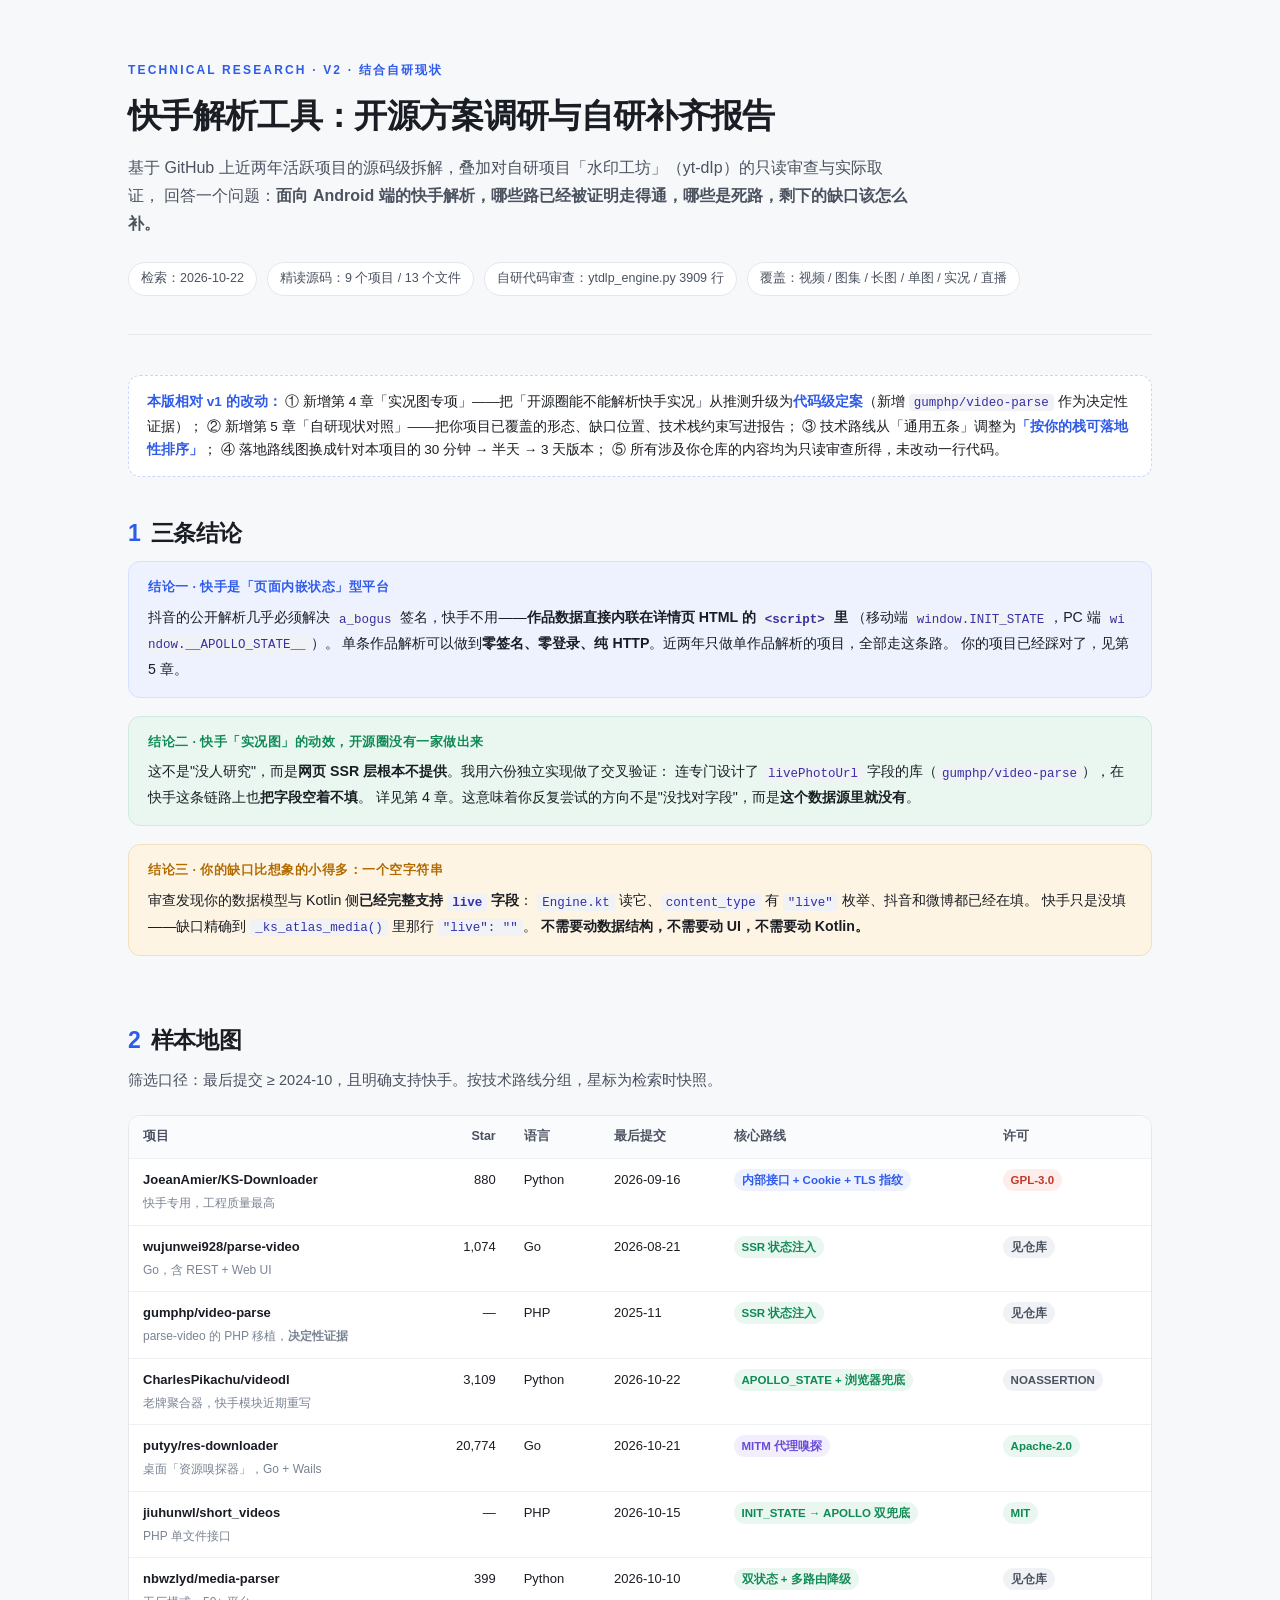
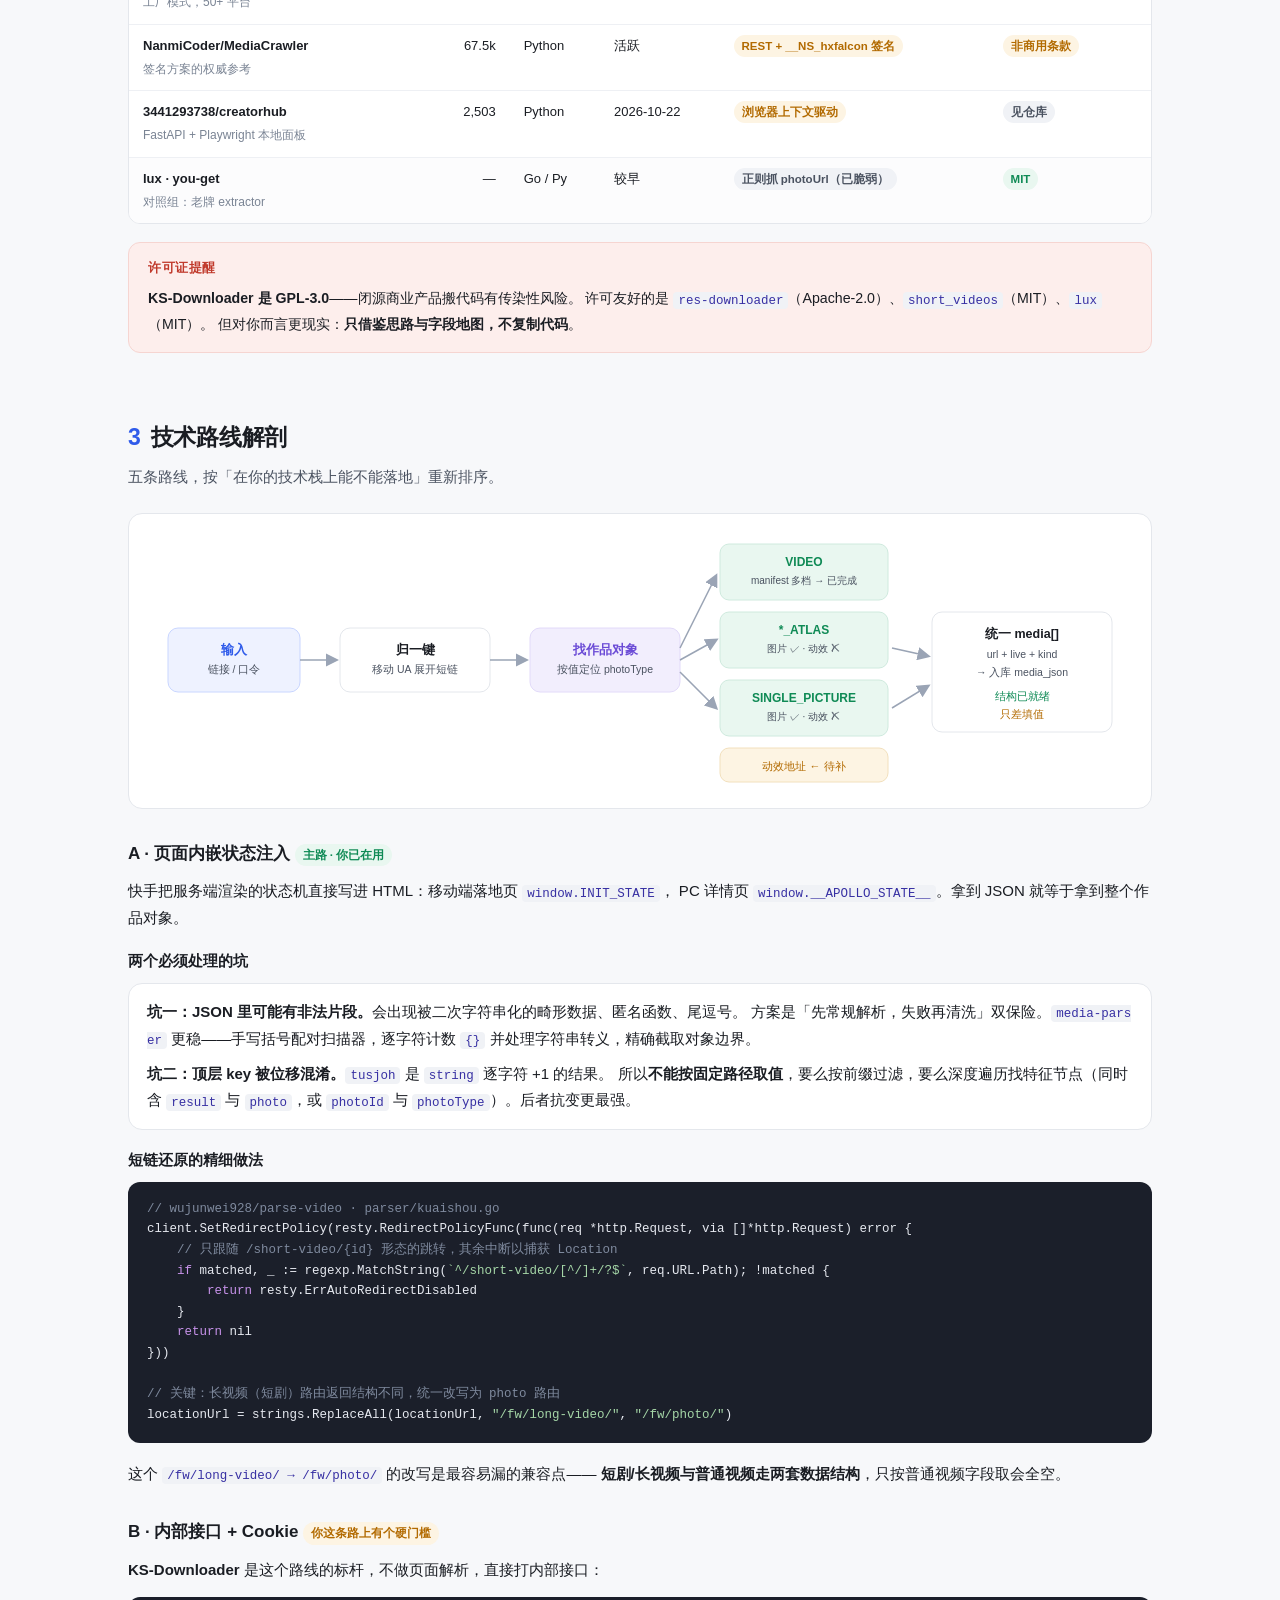
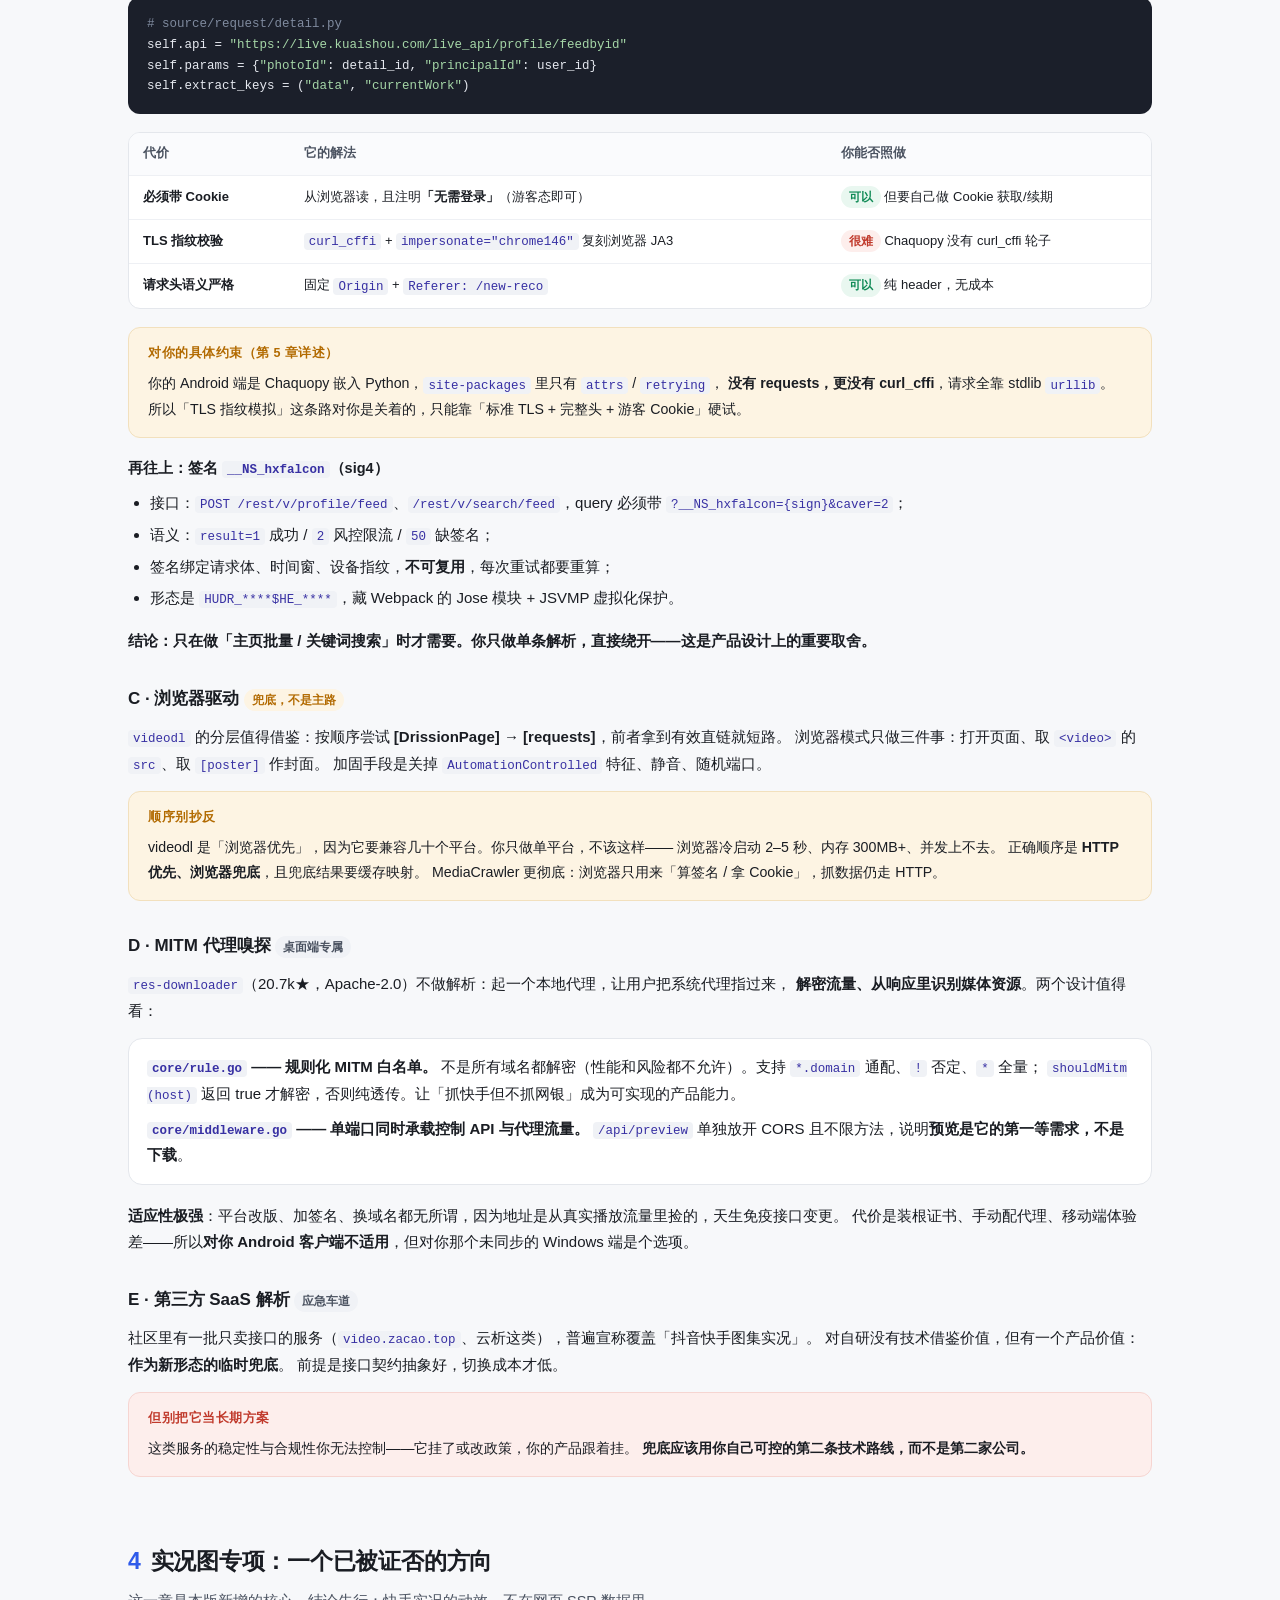
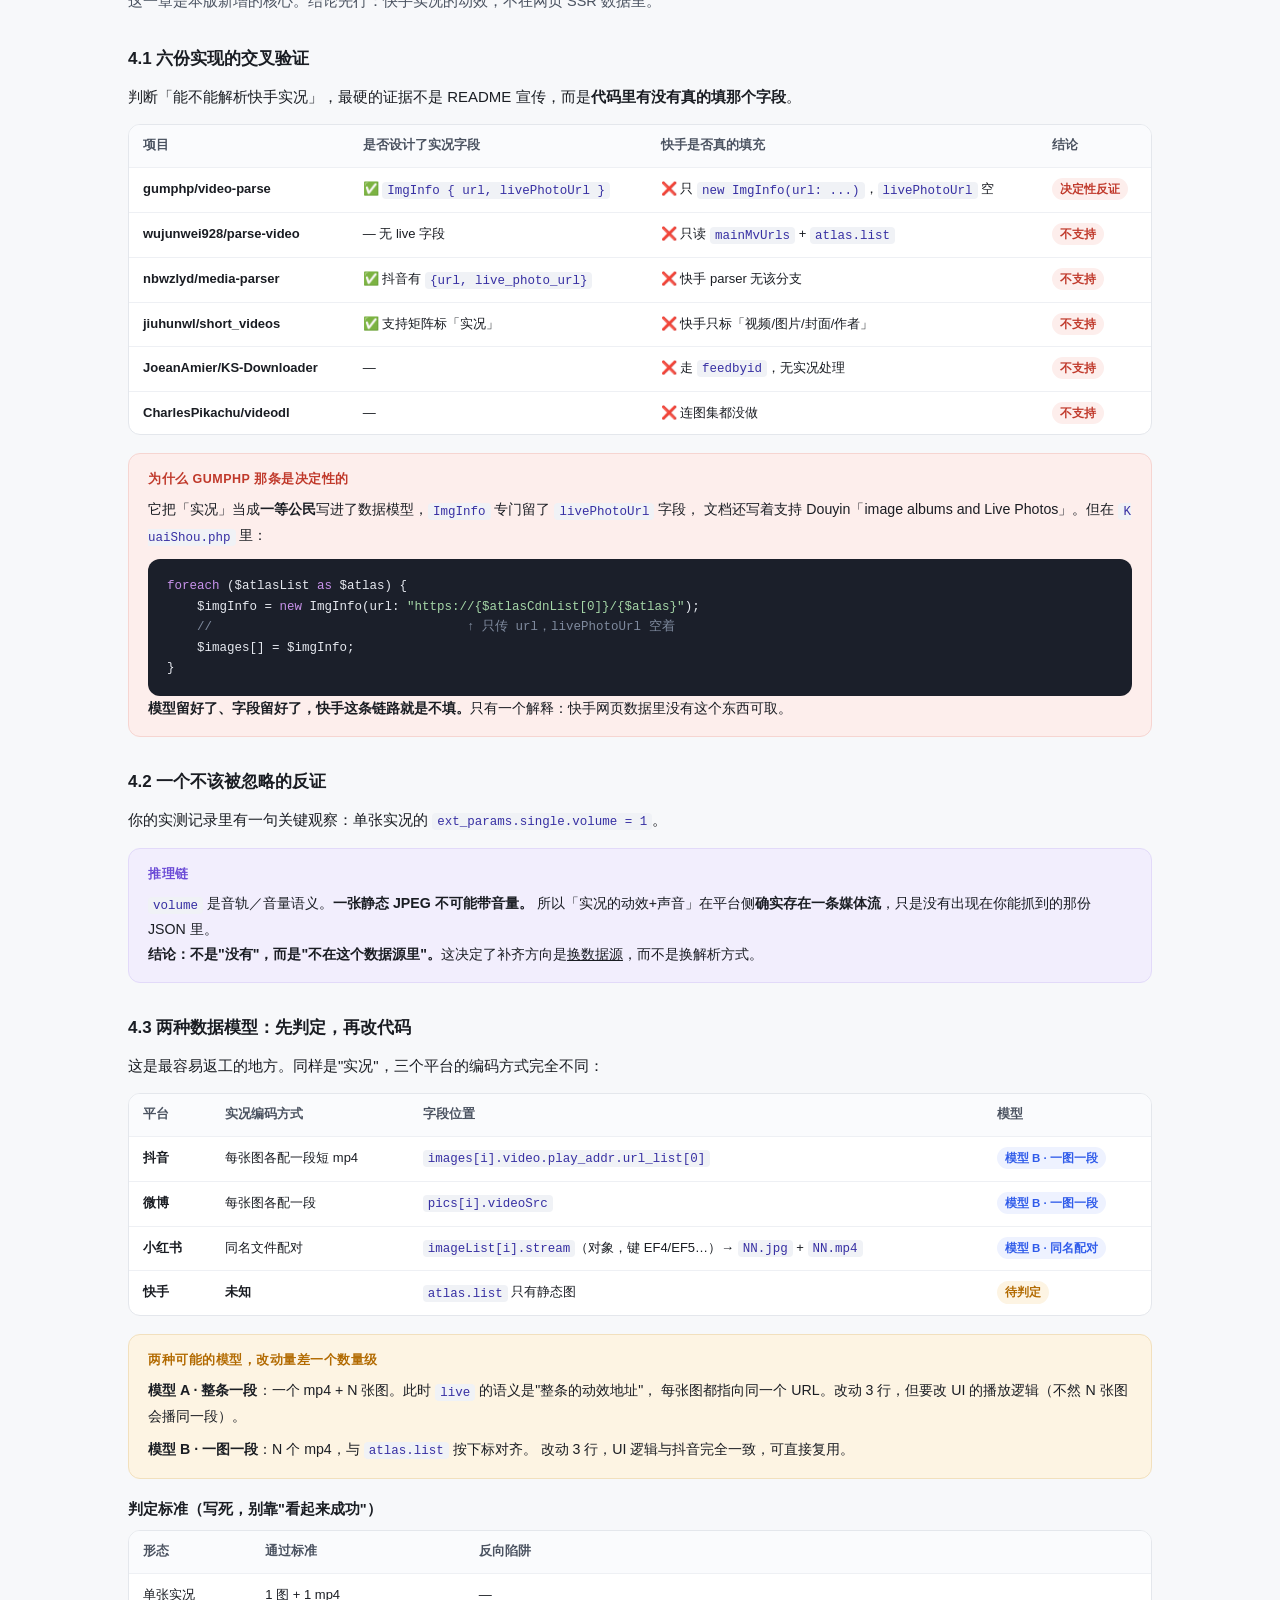
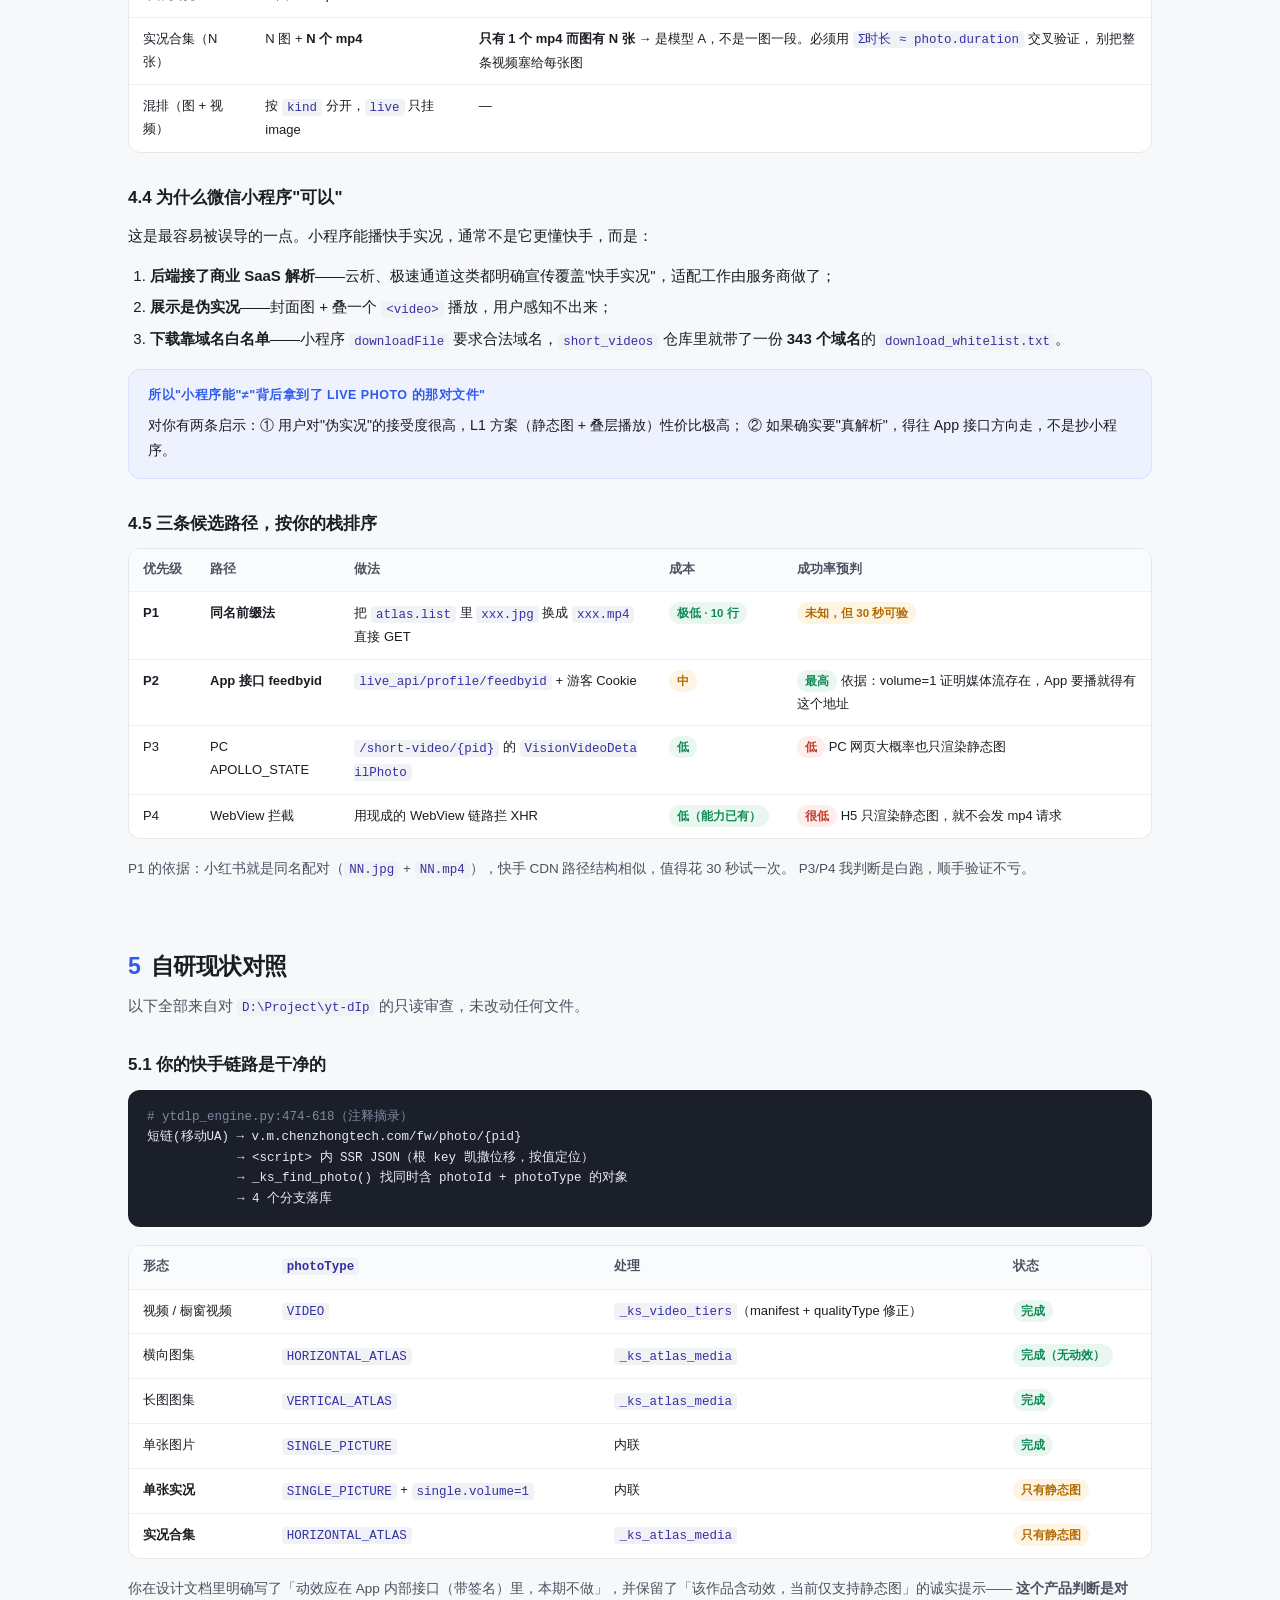
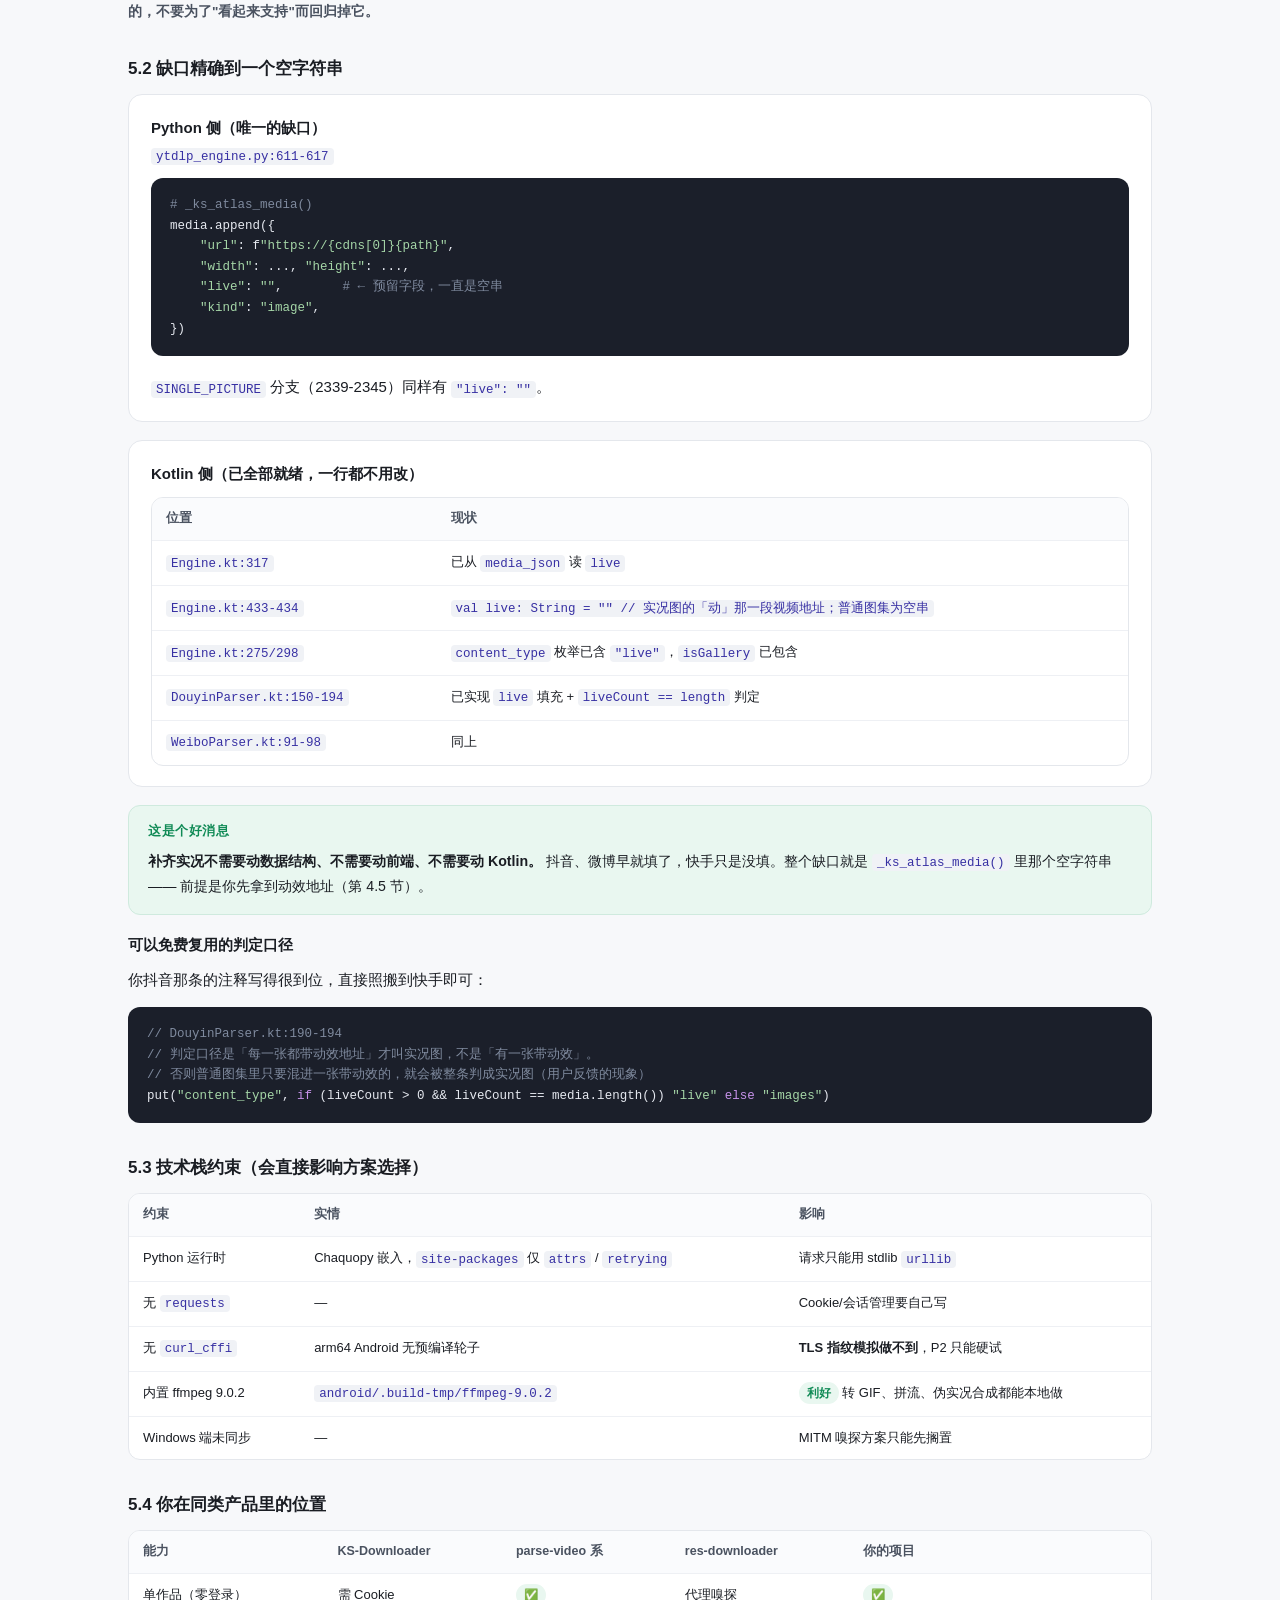
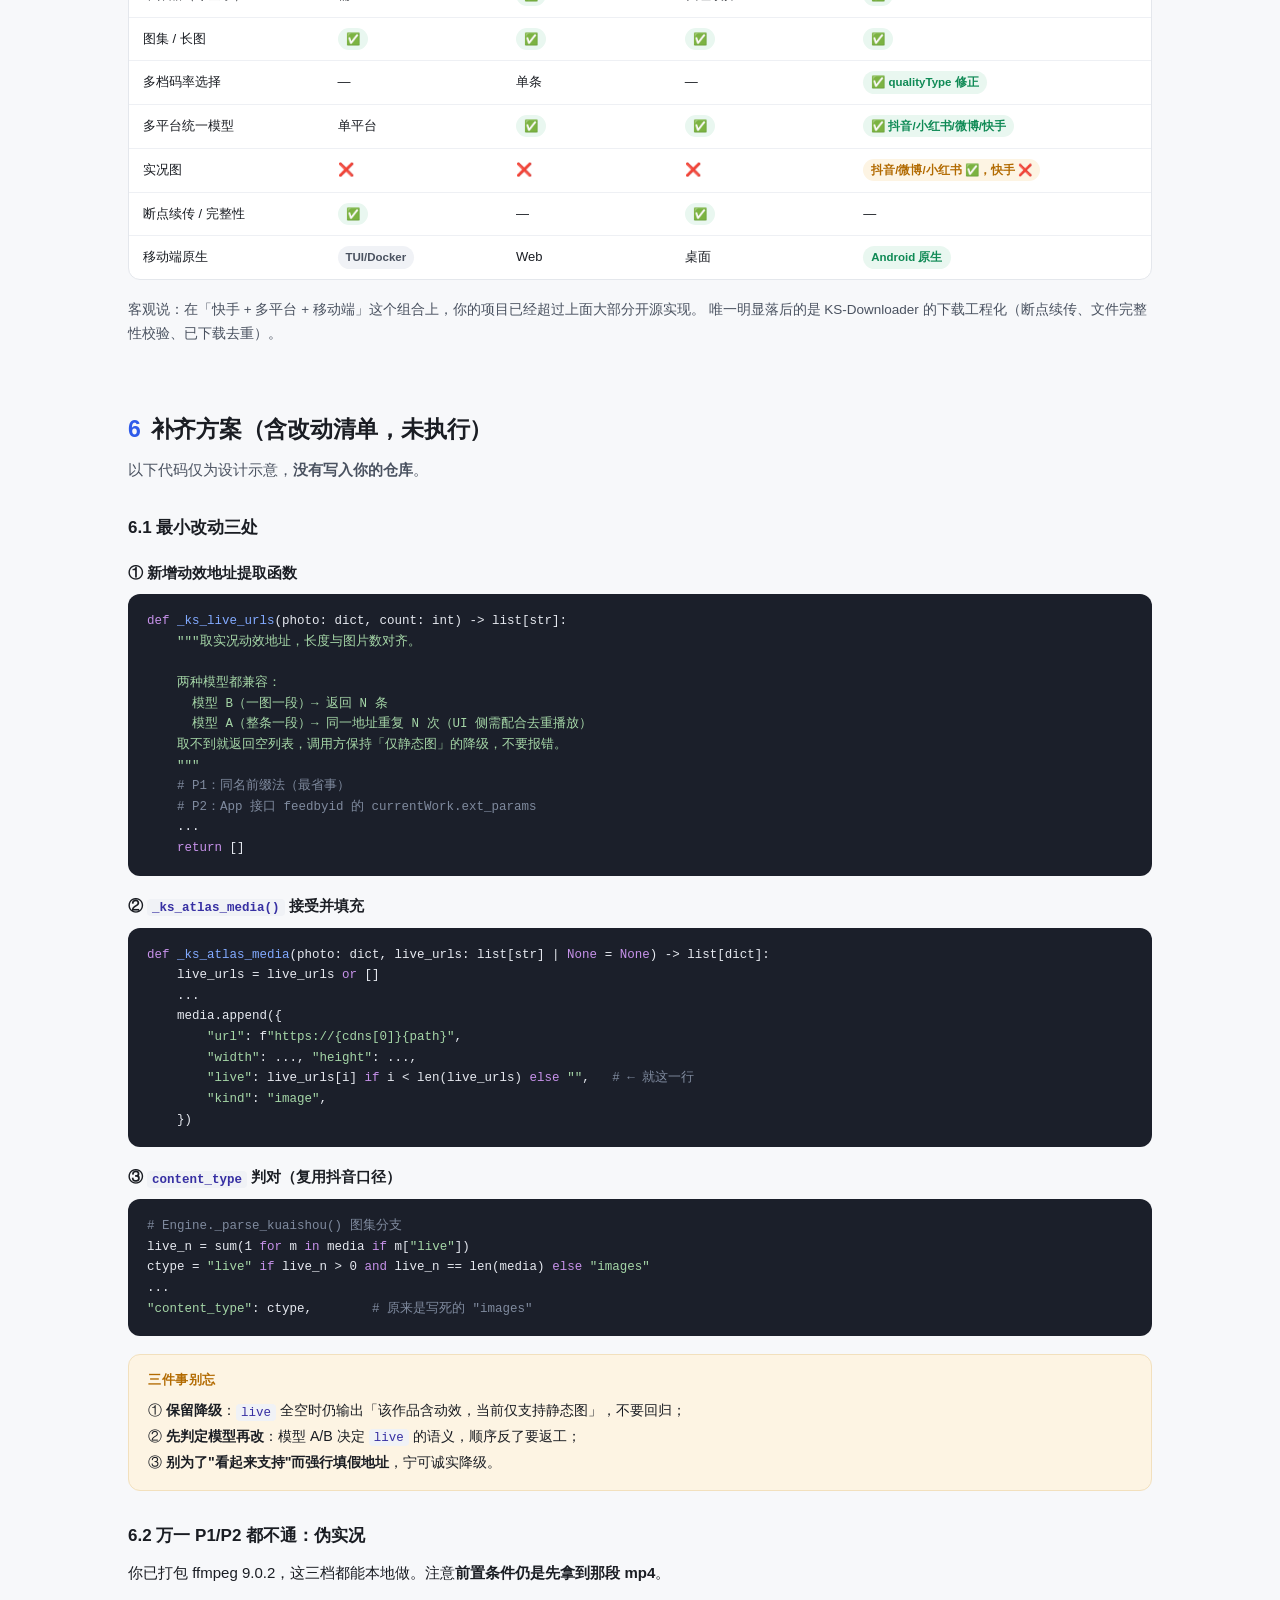
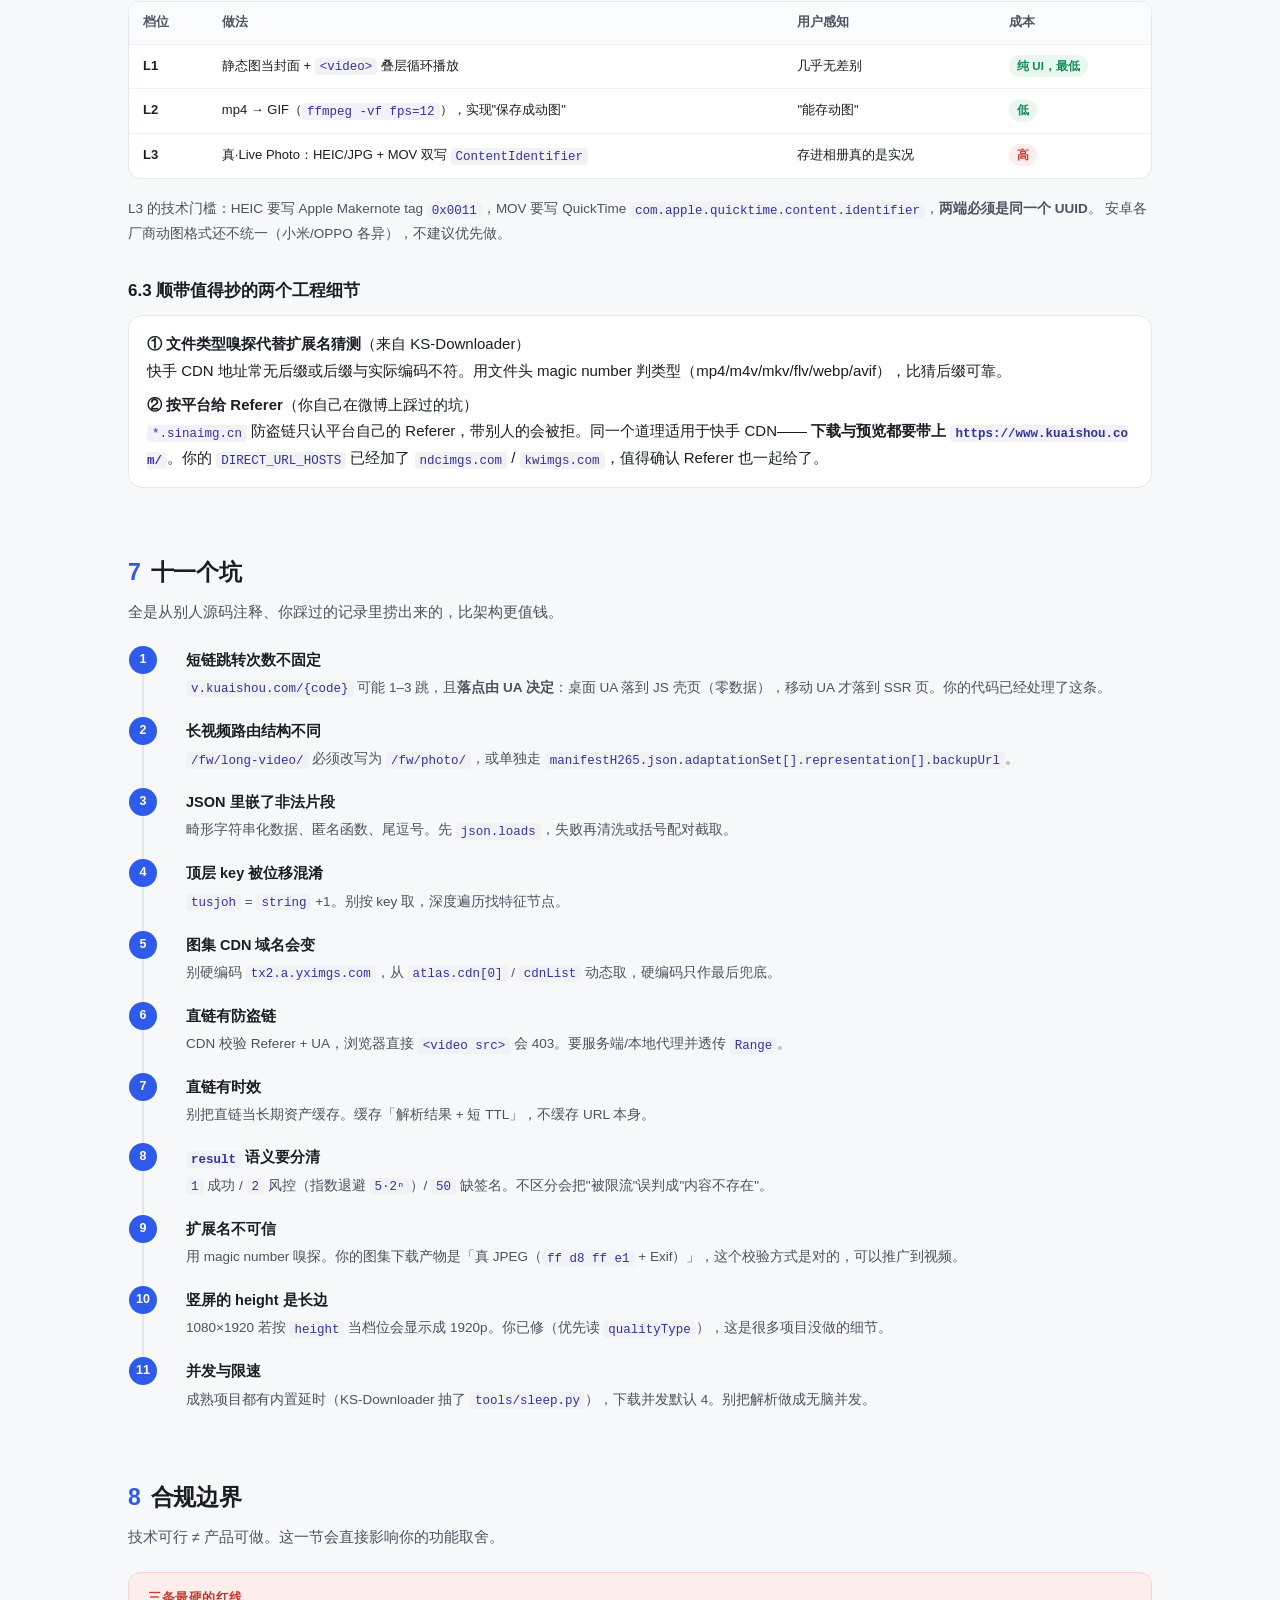
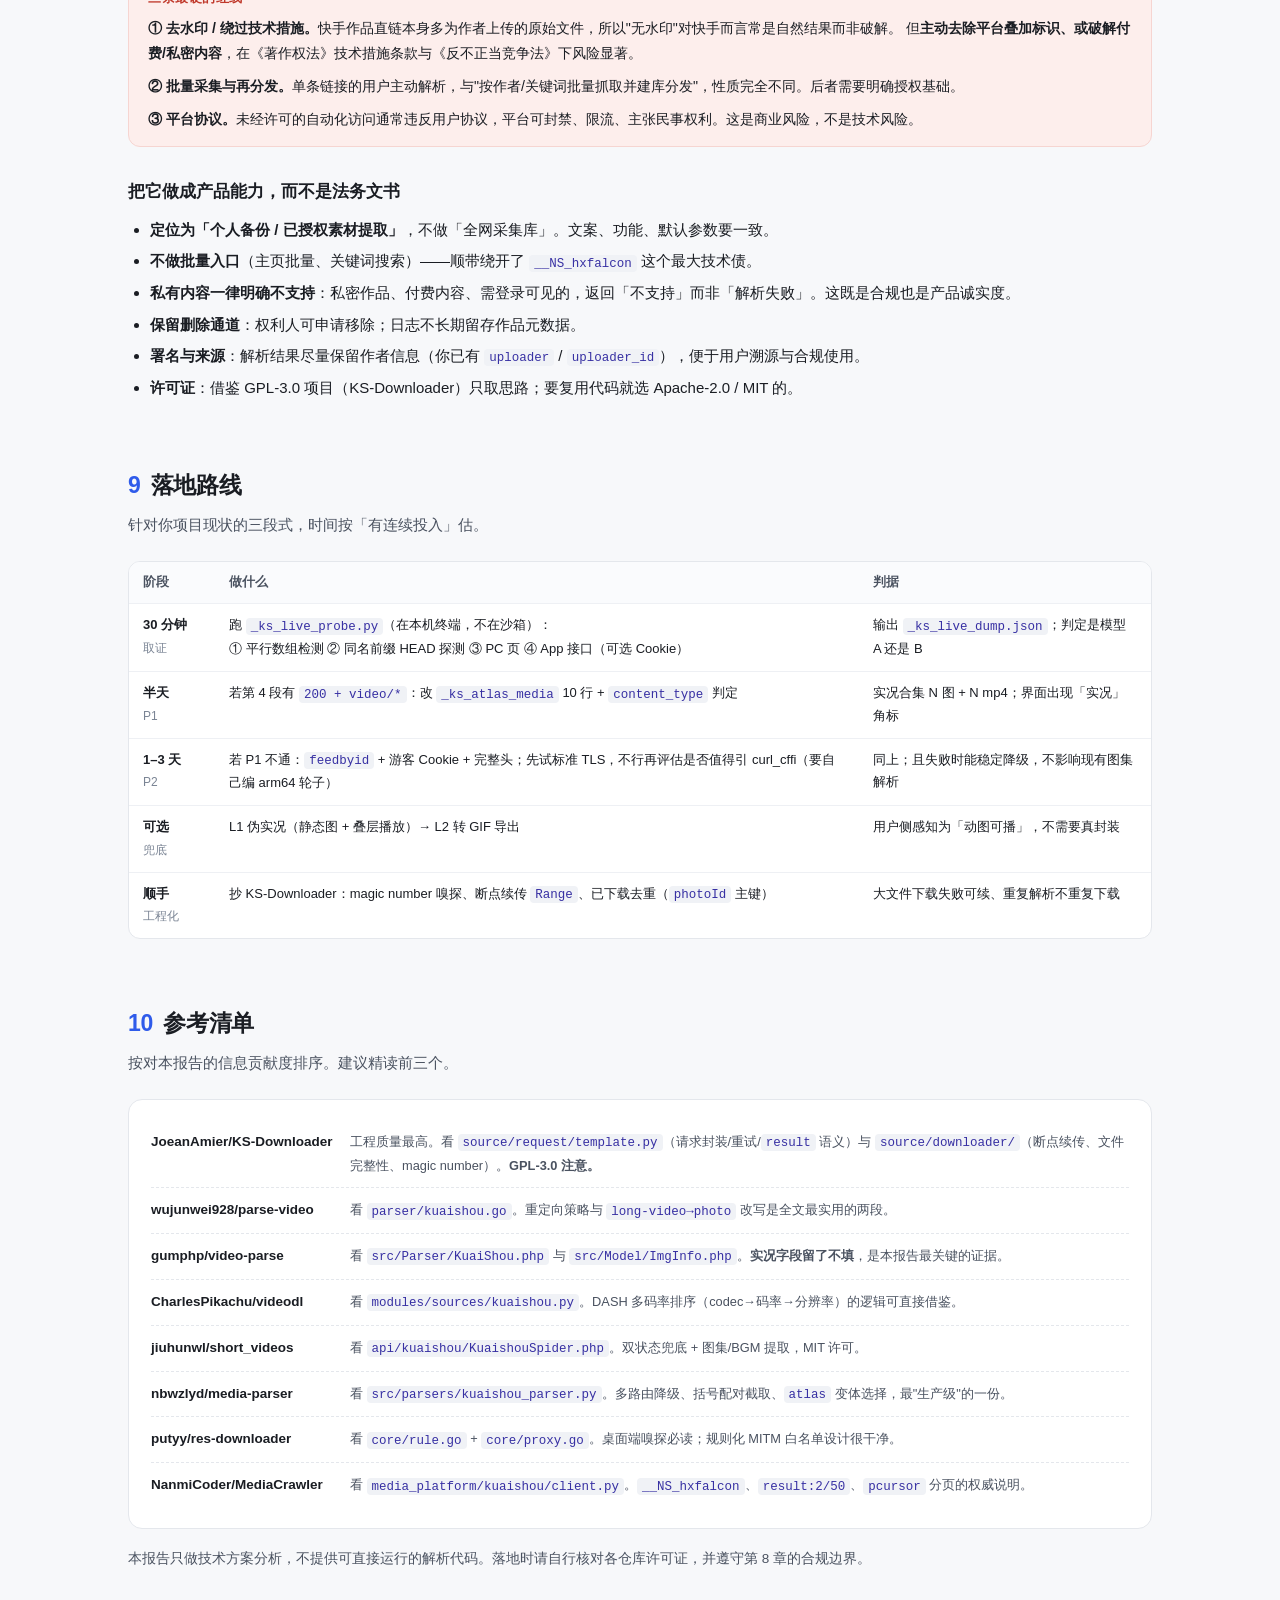
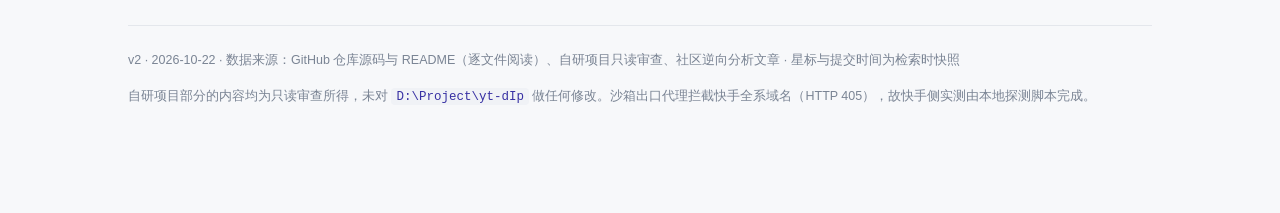
<file: docs/快手解析工具开源方案与本项目现状调研分析报告.html>
<!DOCTYPE html>
<html lang="zh-CN">
<head>
<meta charset="UTF-8">
<meta name="viewport" content="width=device-width, initial-scale=1.0">
<title>快手解析工具 · 开源方案调研与自研补齐报告 v2</title>
<style>
  :root{
    --bg:#f7f8fa; --card:#ffffff; --ink:#1a1d23; --ink2:#4a5260; --ink3:#7a8494;
    --line:#e4e7ec; --line2:#eef0f4;
    --brand:#2f5bea; --brand-soft:#eef2ff;
    --green:#0f8a55; --green-soft:#e9f7f0;
    --amber:#b26a00; --amber-soft:#fdf4e3;
    --red:#c0392b; --red-soft:#fdeeec;
    --purple:#6b4bd6; --purple-soft:#f2eefd;
    --mono:"SFMono-Regular",Consolas,"Liberation Mono",Menlo,monospace;
  }
  *{box-sizing:border-box}
  body{
    margin:0;background:var(--bg);color:var(--ink);
    font-family:-apple-system,BlinkMacSystemFont,"Segoe UI","PingFang SC","Hiragino Sans GB","Microsoft YaHei",sans-serif;
    line-height:1.75;font-size:15px;-webkit-font-smoothing:antialiased;
  }
  .wrap{max-width:1080px;margin:0 auto;padding:0 28px 90px}
  header{padding:60px 0 38px;border-bottom:1px solid var(--line);margin-bottom:40px}
  .kicker{font-size:12px;letter-spacing:.18em;text-transform:uppercase;color:var(--brand);font-weight:700;margin-bottom:14px}
  h1{font-size:33px;line-height:1.3;margin:0 0 16px;letter-spacing:-.02em;font-weight:800}
  .sub{font-size:16px;color:var(--ink2);max-width:780px;margin:0 0 24px}
  .meta{display:flex;flex-wrap:wrap;gap:10px}
  .chip{font-size:12.5px;color:var(--ink2);background:var(--card);border:1px solid var(--line);
    padding:5px 12px;border-radius:999px}
  section{margin:0 0 54px}
  h2{font-size:23px;margin:0 0 8px;padding-top:10px;letter-spacing:-.01em;font-weight:750}
  h2 .num{color:var(--brand);font-variant-numeric:tabular-nums;margin-right:10px;font-weight:800}
  .lead{color:var(--ink2);margin:0 0 22px;font-size:14.5px}
  h3{font-size:17px;margin:30px 0 10px;font-weight:700}
  h4{font-size:14.5px;margin:18px 0 8px;font-weight:700}
  p{margin:0 0 14px}
  ul,ol{margin:0 0 16px;padding-left:22px}
  li{margin:5px 0}
  code{font-family:var(--mono);font-size:12.5px;background:#f0f2f6;color:#3730a3;
    padding:1.5px 5px;border-radius:4px;word-break:break-all}
  .card{background:var(--card);border:1px solid var(--line);border-radius:14px;padding:20px 22px;margin:0 0 18px}
  .card.tight{padding:15px 18px}
  .callout{border-radius:12px;padding:15px 19px;margin:0 0 18px;border:1px solid;font-size:14.2px}
  .callout .t{font-weight:750;font-size:12.5px;letter-spacing:.04em;text-transform:uppercase;margin-bottom:6px}
  .c-blue{background:var(--brand-soft);border-color:#d6e0ff}
  .c-blue .t{color:var(--brand)}
  .c-green{background:var(--green-soft);border-color:#cfeade}
  .c-green .t{color:var(--green)}
  .c-amber{background:var(--amber-soft);border-color:#f2e0bd}
  .c-amber .t{color:var(--amber)}
  .c-red{background:var(--red-soft);border-color:#f6d5d1}
  .c-red .t{color:var(--red)}
  .c-purple{background:var(--purple-soft);border-color:#e2daf9}
  .c-purple .t{color:var(--purple)}
  .tblwrap{overflow-x:auto;border:1px solid var(--line);border-radius:12px;background:var(--card);margin:0 0 18px}
  table{border-collapse:collapse;width:100%;font-size:13px;min-width:660px}
  th,td{text-align:left;padding:10px 14px;border-bottom:1px solid var(--line2);vertical-align:top}
  th{background:#fafbfd;font-weight:700;color:var(--ink2);font-size:12.5px;white-space:nowrap}
  tr:last-child td{border-bottom:none}
  td.num,th.num{text-align:right;font-variant-numeric:tabular-nums}
  .tag{display:inline-block;font-size:11.5px;padding:1px 8px;border-radius:999px;font-weight:650;white-space:nowrap}
  .t-g{background:var(--green-soft);color:var(--green)}
  .t-a{background:var(--amber-soft);color:var(--amber)}
  .t-r{background:var(--red-soft);color:var(--red)}
  .t-b{background:var(--brand-soft);color:var(--brand)}
  .t-p{background:var(--purple-soft);color:var(--purple)}
  .t-n{background:#f0f2f6;color:var(--ink2)}
  pre{background:#1b1f2a;color:#e6e9f0;border-radius:12px;padding:17px 19px;overflow-x:auto;
    font-family:var(--mono);font-size:12.5px;line-height:1.65;margin:0 0 18px}
  pre .c{color:#7f8a9e}
  pre .k{color:#c792ea}
  pre .s{color:#a5d6a7}
  pre .f{color:#82aaff}
  .flow{background:var(--card);border:1px solid var(--line);border-radius:14px;padding:22px;margin:0 0 18px}
  .steps{counter-reset:s}
  .step{position:relative;padding-left:42px;padding-bottom:18px;border-left:2px solid var(--line);margin-left:14px}
  .step:last-child{border-left-color:transparent;padding-bottom:0}
  .step::before{counter-increment:s;content:counter(s);position:absolute;left:-15px;top:-2px;
    width:28px;height:28px;border-radius:50%;background:var(--brand);color:#fff;font-size:12.5px;
    font-weight:700;display:flex;align-items:center;justify-content:center}
  .step h4{margin:0 0 3px;font-size:14.5px}
  .step p{margin:0;font-size:13.5px;color:var(--ink2)}
  .repo{display:flex;gap:14px;align-items:baseline;padding:10px 0;border-bottom:1px dashed var(--line)}
  .repo:last-child{border-bottom:none}
  .repo .nm{font-weight:700;font-size:13.5px;min-width:185px}
  .repo .ds{font-size:12.8px;color:var(--ink2);flex:1}
  .upd{background:#fff;border:1px dashed #c9d6ff;border-radius:12px;padding:14px 18px;margin:0 0 26px;font-size:13.5px}
  .upd b{color:var(--brand)}
  footer{border-top:1px solid var(--line);padding-top:24px;color:var(--ink3);font-size:12.5px}
  a{color:var(--brand);text-decoration:none;border-bottom:1px solid #c9d6ff}
  @media print{
    body{background:#fff}
    .wrap{max-width:none;padding:0}
    section{break-inside:avoid}
    pre{background:#f5f6f8;color:#1a1d23;border:1px solid #e4e7ec}
    pre .c{color:#8a93a3} pre .k{color:#8b3fa8} pre .s{color:#0f7b4d} pre .f{color:#2f5bea}
  }
</style>
</head>
<body>
<div class="wrap">

<header>
  <div class="kicker">Technical Research · v2 · 结合自研现状</div>
  <h1>快手解析工具：开源方案调研与自研补齐报告</h1>
  <p class="sub">
    基于 GitHub 上近两年活跃项目的源码级拆解，叠加对自研项目「水印工坊」（yt-dIp）的只读审查与实际取证，
    回答一个问题：<b>面向 Android 端的快手解析，哪些路已经被证明走得通，哪些是死路，剩下的缺口该怎么补。</b>
  </p>
  <div class="meta">
    <span class="chip">检索：2026-10-22</span>
    <span class="chip">精读源码：9 个项目 / 13 个文件</span>
    <span class="chip">自研代码审查：ytdlp_engine.py 3909 行</span>
    <span class="chip">覆盖：视频 / 图集 / 长图 / 单图 / 实况 / 直播</span>
  </div>
</header>

<div class="upd">
  <b>本版相对 v1 的改动：</b>
  ① 新增第 4 章「实况图专项」——把「开源圈能不能解析快手实况」从推测升级为<b>代码级定案</b>（新增 <code>gumphp/video-parse</code> 作为决定性证据）；
  ② 新增第 5 章「自研现状对照」——把你项目已覆盖的形态、缺口位置、技术栈约束写进报告；
  ③ 技术路线从「通用五条」调整为<b>「按你的栈可落地性排序」</b>；
  ④ 落地路线图换成针对本项目的 30 分钟 → 半天 → 3 天版本；
  ⑤ 所有涉及你仓库的内容均为只读审查所得，未改动一行代码。
</div>

<!-- ============ 1 ============ -->
<section>
  <h2><span class="num">1</span>三条结论</h2>

  <div class="callout c-blue">
    <div class="t">结论一 · 快手是「页面内嵌状态」型平台</div>
    抖音的公开解析几乎必须解决 <code>a_bogus</code> 签名，快手不用——<b>作品数据直接内联在详情页 HTML 的 <code>&lt;script&gt;</code> 里</b>
    （移动端 <code>window.INIT_STATE</code>，PC 端 <code>window.__APOLLO_STATE__</code>）。
    单条作品解析可以做到<b>零签名、零登录、纯 HTTP</b>。近两年只做单作品解析的项目，全部走这条路。
    你的项目已经踩对了，见第 5 章。
  </div>

  <div class="callout c-green">
    <div class="t">结论二 · 快手「实况图」的动效，开源圈没有一家做出来</div>
    这不是"没人研究"，而是<b>网页 SSR 层根本不提供</b>。我用六份独立实现做了交叉验证：
    连专门设计了 <code>livePhotoUrl</code> 字段的库（<code>gumphp/video-parse</code>），在快手这条链路上也<b>把字段空着不填</b>。
    详见第 4 章。这意味着你反复尝试的方向不是"没找对字段"，而是<b>这个数据源里就没有</b>。
  </div>

  <div class="callout c-amber">
    <div class="t">结论三 · 你的缺口比想象的小得多：一个空字符串</div>
    审查发现你的数据模型与 Kotlin 侧<b>已经完整支持 <code>live</code> 字段</b>：
    <code>Engine.kt</code> 读它、<code>content_type</code> 有 <code>"live"</code> 枚举、抖音和微博都已经在填。
    快手只是没填——缺口精确到 <code>_ks_atlas_media()</code> 里那行 <code>"live": ""</code>。
    <b>不需要动数据结构，不需要动 UI，不需要动 Kotlin。</b>
  </div>
</section>

<!-- ============ 2 ============ -->
<section>
  <h2><span class="num">2</span>样本地图</h2>
  <p class="lead">筛选口径：最后提交 ≥ 2024-10，且明确支持快手。按技术路线分组，星标为检索时快照。</p>

  <div class="tblwrap">
  <table>
    <thead>
      <tr><th>项目</th><th class="num">Star</th><th>语言</th><th>最后提交</th><th>核心路线</th><th>许可</th></tr>
    </thead>
    <tbody>
      <tr>
        <td><b>JoeanAmier/KS-Downloader</b><br><span style="color:var(--ink3);font-size:12px">快手专用，工程质量最高</span></td>
        <td class="num">880</td><td>Python</td><td>2026-09-16</td>
        <td><span class="tag t-b">内部接口 + Cookie + TLS 指纹</span></td>
        <td><span class="tag t-r">GPL-3.0</span></td>
      </tr>
      <tr>
        <td><b>wujunwei928/parse-video</b><br><span style="color:var(--ink3);font-size:12px">Go，含 REST + Web UI</span></td>
        <td class="num">1,074</td><td>Go</td><td>2026-08-21</td>
        <td><span class="tag t-g">SSR 状态注入</span></td>
        <td><span class="tag t-n">见仓库</span></td>
      </tr>
      <tr>
        <td><b>gumphp/video-parse</b><br><span style="color:var(--ink3);font-size:12px">parse-video 的 PHP 移植，<b>决定性证据</b></span></td>
        <td class="num">—</td><td>PHP</td><td>2025-11</td>
        <td><span class="tag t-g">SSR 状态注入</span></td>
        <td><span class="tag t-n">见仓库</span></td>
      </tr>
      <tr>
        <td><b>CharlesPikachu/videodl</b><br><span style="color:var(--ink3);font-size:12px">老牌聚合器，快手模块近期重写</span></td>
        <td class="num">3,109</td><td>Python</td><td>2026-10-22</td>
        <td><span class="tag t-g">APOLLO_STATE + 浏览器兜底</span></td>
        <td><span class="tag t-n">NOASSERTION</span></td>
      </tr>
      <tr>
        <td><b>putyy/res-downloader</b><br><span style="color:var(--ink3);font-size:12px">桌面「资源嗅探器」，Go + Wails</span></td>
        <td class="num">20,774</td><td>Go</td><td>2026-10-21</td>
        <td><span class="tag t-p">MITM 代理嗅探</span></td>
        <td><span class="tag t-g">Apache-2.0</span></td>
      </tr>
      <tr>
        <td><b>jiuhunwl/short_videos</b><br><span style="color:var(--ink3);font-size:12px">PHP 单文件接口</span></td>
        <td class="num">—</td><td>PHP</td><td>2026-10-15</td>
        <td><span class="tag t-g">INIT_STATE → APOLLO 双兜底</span></td>
        <td><span class="tag t-g">MIT</span></td>
      </tr>
      <tr>
        <td><b>nbwzlyd/media-parser</b><br><span style="color:var(--ink3);font-size:12px">工厂模式，50+ 平台</span></td>
        <td class="num">399</td><td>Python</td><td>2026-10-10</td>
        <td><span class="tag t-g">双状态 + 多路由降级</span></td>
        <td><span class="tag t-n">见仓库</span></td>
      </tr>
      <tr>
        <td><b>NanmiCoder/MediaCrawler</b><br><span style="color:var(--ink3);font-size:12px">签名方案的权威参考</span></td>
        <td class="num">67.5k</td><td>Python</td><td>活跃</td>
        <td><span class="tag t-a">REST + __NS_hxfalcon 签名</span></td>
        <td><span class="tag t-a">非商用条款</span></td>
      </tr>
      <tr>
        <td><b>3441293738/creatorhub</b><br><span style="color:var(--ink3);font-size:12px">FastAPI + Playwright 本地面板</span></td>
        <td class="num">2,503</td><td>Python</td><td>2026-10-22</td>
        <td><span class="tag t-a">浏览器上下文驱动</span></td>
        <td><span class="tag t-n">见仓库</span></td>
      </tr>
      <tr style="background:#fcfcfd">
        <td><b>lux · you-get</b><br><span style="color:var(--ink3);font-size:12px">对照组：老牌 extractor</span></td>
        <td class="num">—</td><td>Go / Py</td><td>较早</td>
        <td><span class="tag t-n">正则抓 photoUrl（已脆弱）</span></td>
        <td><span class="tag t-g">MIT</span></td>
      </tr>
    </tbody>
  </table>
  </div>

  <div class="callout c-red">
    <div class="t">许可证提醒</div>
    <b>KS-Downloader 是 GPL-3.0</b>——闭源商业产品搬代码有传染性风险。
    许可友好的是 <code>res-downloader</code>（Apache-2.0）、<code>short_videos</code>（MIT）、<code>lux</code>（MIT）。
    但对你而言更现实：<b>只借鉴思路与字段地图，不复制代码</b>。
  </div>
</section>

<!-- ============ 3 ============ -->
<section>
  <h2><span class="num">3</span>技术路线解剖</h2>
  <p class="lead">五条路线，按「在你的技术栈上能不能落地」重新排序。</p>

  <div class="flow">
    <svg viewBox="0 0 960 250" width="100%" style="max-width:960px;display:block;margin:0 auto">
      <defs><marker id="ar" markerWidth="9" markerHeight="9" refX="7" refY="4.5" orient="auto">
        <path d="M0,0 L9,4.5 L0,9 z" fill="#9aa4b5"/></marker></defs>
      <rect x="8" y="92" width="132" height="64" rx="10" fill="#eef2ff" stroke="#c9d6ff"/>
      <text x="74" y="118" text-anchor="middle" font-size="13" font-weight="700" fill="#2f5bea">输入</text>
      <text x="74" y="137" text-anchor="middle" font-size="10.5" fill="#4a5260">链接 / 口令</text>

      <rect x="180" y="92" width="150" height="64" rx="10" fill="#fff" stroke="#e4e7ec"/>
      <text x="255" y="118" text-anchor="middle" font-size="13" font-weight="700" fill="#1a1d23">归一键</text>
      <text x="255" y="137" text-anchor="middle" font-size="10.5" fill="#4a5260">移动 UA 展开短链</text>
      <line x1="140" y1="124" x2="176" y2="124" stroke="#9aa4b5" stroke-width="1.5" marker-end="url(#ar)"/>

      <rect x="370" y="92" width="150" height="64" rx="10" fill="#f2eefd" stroke="#e2daf9"/>
      <text x="445" y="118" text-anchor="middle" font-size="13" font-weight="700" fill="#6b4bd6">找作品对象</text>
      <text x="445" y="137" text-anchor="middle" font-size="10.5" fill="#4a5260">按值定位 photoType</text>
      <line x1="330" y1="124" x2="366" y2="124" stroke="#9aa4b5" stroke-width="1.5" marker-end="url(#ar)"/>

      <rect x="560" y="8" width="168" height="56" rx="9" fill="#e9f7f0" stroke="#cfeade"/>
      <text x="644" y="30" text-anchor="middle" font-size="12" font-weight="700" fill="#0f8a55">VIDEO</text>
      <text x="644" y="48" text-anchor="middle" font-size="10" fill="#4a5260">manifest 多档 → 已完成</text>

      <rect x="560" y="76" width="168" height="56" rx="9" fill="#e9f7f0" stroke="#cfeade"/>
      <text x="644" y="98" text-anchor="middle" font-size="12" font-weight="700" fill="#0f8a55">*_ATLAS</text>
      <text x="644" y="116" text-anchor="middle" font-size="10" fill="#4a5260">图片 ✓ · 动效 ✗</text>

      <rect x="560" y="144" width="168" height="56" rx="9" fill="#e9f7f0" stroke="#cfeade"/>
      <text x="644" y="166" text-anchor="middle" font-size="12" font-weight="700" fill="#0f8a55">SINGLE_PICTURE</text>
      <text x="644" y="184" text-anchor="middle" font-size="10" fill="#4a5260">图片 ✓ · 动效 ✗</text>

      <rect x="560" y="212" width="168" height="34" rx="9" fill="#fdf4e3" stroke="#f2e0bd"/>
      <text x="644" y="234" text-anchor="middle" font-size="11" fill="#b26a00">动效地址 ← 待补</text>

      <line x1="520" y1="112" x2="556" y2="40" stroke="#9aa4b5" stroke-width="1.5" marker-end="url(#ar)"/>
      <line x1="520" y1="124" x2="556" y2="104" stroke="#9aa4b5" stroke-width="1.5" marker-end="url(#ar)"/>
      <line x1="520" y1="136" x2="556" y2="172" stroke="#9aa4b5" stroke-width="1.5" marker-end="url(#ar)"/>

      <rect x="772" y="76" width="180" height="120" rx="10" fill="#fff" stroke="#e4e7ec"/>
      <text x="862" y="102" text-anchor="middle" font-size="12.5" font-weight="700" fill="#1a1d23">统一 media[]</text>
      <text x="862" y="122" text-anchor="middle" font-size="10.5" fill="#4a5260">url + live + kind</text>
      <text x="862" y="140" text-anchor="middle" font-size="10.5" fill="#4a5260">→ 入库 media_json</text>
      <text x="862" y="164" text-anchor="middle" font-size="10.5" fill="#0f8a55">结构已就绪</text>
      <text x="862" y="182" text-anchor="middle" font-size="10.5" fill="#b26a00">只差填值</text>
      <line x1="732" y1="112" x2="768" y2="120" stroke="#9aa4b5" stroke-width="1.5" marker-end="url(#ar)"/>
      <line x1="732" y1="172" x2="768" y2="150" stroke="#9aa4b5" stroke-width="1.5" marker-end="url(#ar)"/>
    </svg>
  </div>

  <h3>A · 页面内嵌状态注入 <span class="tag t-g">主路 · 你已在用</span></h3>
  <p>
    快手把服务端渲染的状态机直接写进 HTML：移动端落地页 <code>window.INIT_STATE</code>，
    PC 详情页 <code>window.__APOLLO_STATE__</code>。拿到 JSON 就等于拿到整个作品对象。
  </p>

  <h4>两个必须处理的坑</h4>
  <div class="card tight">
    <p style="margin:0 0 8px"><b>坑一：JSON 里可能有非法片段。</b>会出现被二次字符串化的畸形数据、匿名函数、尾逗号。
    方案是「先常规解析，失败再清洗」双保险。<code>media-parser</code> 更稳——手写括号配对扫描器，逐字符计数 <code>{}</code>
    并处理字符串转义，精确截取对象边界。</p>
    <p style="margin:0"><b>坑二：顶层 key 被位移混淆。</b><code>tusjoh</code> 是 <code>string</code> 逐字符 +1 的结果。
    所以<b>不能按固定路径取值</b>，要么按前缀过滤，要么深度遍历找特征节点（同时含 <code>result</code> 与 <code>photo</code>，或 <code>photoId</code> 与 <code>photoType</code>）。后者抗变更最强。</p>
  </div>

  <h4>短链还原的精细做法</h4>
<pre><span class="c">// wujunwei928/parse-video · parser/kuaishou.go</span>
client.SetRedirectPolicy(resty.RedirectPolicyFunc(func(req *http.Request, via []*http.Request) error {
    <span class="c">// 只跟随 /short-video/{id} 形态的跳转，其余中断以捕获 Location</span>
    <span class="k">if</span> matched, _ := regexp.MatchString(<span class="s">`^/short-video/[^/]+/?$`</span>, req.URL.Path); !matched {
        <span class="k">return</span> resty.ErrAutoRedirectDisabled
    }
    <span class="k">return</span> nil
}))

<span class="c">// 关键：长视频（短剧）路由返回结构不同，统一改写为 photo 路由</span>
locationUrl = strings.ReplaceAll(locationUrl, <span class="s">"/fw/long-video/"</span>, <span class="s">"/fw/photo/"</span>)</pre>

  <p>
    这个 <code>/fw/long-video/ → /fw/photo/</code> 的改写是最容易漏的兼容点——
    <b>短剧/长视频与普通视频走两套数据结构</b>，只按普通视频字段取会全空。
  </p>

  <h3>B · 内部接口 + Cookie <span class="tag t-a">你这条路上有个硬门槛</span></h3>
  <p><b>KS-Downloader</b> 是这个路线的标杆，不做页面解析，直接打内部接口：</p>
<pre><span class="c"># source/request/detail.py</span>
self.api = <span class="s">"https://live.kuaishou.com/live_api/profile/feedbyid"</span>
self.params = {<span class="s">"photoId"</span>: detail_id, <span class="s">"principalId"</span>: user_id}
self.extract_keys = (<span class="s">"data"</span>, <span class="s">"currentWork"</span>)</pre>

  <div class="tblwrap">
  <table>
    <thead><tr><th>代价</th><th>它的解法</th><th>你能否照做</th></tr></thead>
    <tbody>
      <tr><td><b>必须带 Cookie</b></td><td>从浏览器读，且注明<b>「无需登录」</b>（游客态即可）</td>
        <td><span class="tag t-g">可以</span> 但要自己做 Cookie 获取/续期</td></tr>
      <tr><td><b>TLS 指纹校验</b></td><td><code>curl_cffi</code> + <code>impersonate="chrome146"</code> 复刻浏览器 JA3</td>
        <td><span class="tag t-r">很难</span> Chaquopy 没有 curl_cffi 轮子</td></tr>
      <tr><td><b>请求头语义严格</b></td><td>固定 <code>Origin</code> + <code>Referer: /new-reco</code></td>
        <td><span class="tag t-g">可以</span> 纯 header，无成本</td></tr>
    </tbody>
  </table>
  </div>

  <div class="callout c-amber">
    <div class="t">对你的具体约束（第 5 章详述）</div>
    你的 Android 端是 Chaquopy 嵌入 Python，<code>site-packages</code> 里只有 <code>attrs</code> / <code>retrying</code>，
    <b>没有 requests，更没有 curl_cffi</b>，请求全靠 stdlib <code>urllib</code>。
    所以「TLS 指纹模拟」这条路对你是关着的，只能靠「标准 TLS + 完整头 + 游客 Cookie」硬试。
  </div>

  <h4>再往上：签名 <code>__NS_hxfalcon</code>（sig4）</h4>
  <ul>
    <li>接口：<code>POST /rest/v/profile/feed</code>、<code>/rest/v/search/feed</code>，query 必须带 <code>?__NS_hxfalcon={sign}&amp;caver=2</code>；</li>
    <li>语义：<code>result=1</code> 成功 / <code>2</code> 风控限流 / <code>50</code> 缺签名；</li>
    <li>签名绑定请求体、时间窗、设备指纹，<b>不可复用</b>，每次重试都要重算；</li>
    <li>形态是 <code>HUDR_****$HE_****</code>，藏 Webpack 的 Jose 模块 + JSVMP 虚拟化保护。</li>
  </ul>
  <p><b>结论：只在做「主页批量 / 关键词搜索」时才需要。你只做单条解析，直接绕开——这是产品设计上的重要取舍。</b></p>

  <h3>C · 浏览器驱动 <span class="tag t-a">兜底，不是主路</span></h3>
  <p>
    <code>videodl</code> 的分层值得借鉴：按顺序尝试 <b>[DrissionPage] → [requests]</b>，前者拿到有效直链就短路。
    浏览器模式只做三件事：打开页面、取 <code>&lt;video&gt;</code> 的 <code>src</code>、取 <code>[poster]</code> 作封面。
    加固手段是关掉 <code>AutomationControlled</code> 特征、静音、随机端口。
  </p>
  <div class="callout c-amber">
    <div class="t">顺序别抄反</div>
    videodl 是「浏览器优先」，因为它要兼容几十个平台。你只做单平台，不该这样——
    浏览器冷启动 2–5 秒、内存 300MB+、并发上不去。
    正确顺序是 <b>HTTP 优先、浏览器兜底</b>，且兜底结果要缓存映射。
    MediaCrawler 更彻底：浏览器只用来「算签名 / 拿 Cookie」，抓数据仍走 HTTP。
  </div>

  <h3>D · MITM 代理嗅探 <span class="tag t-n">桌面端专属</span></h3>
  <p>
    <code>res-downloader</code>（20.7k★，Apache-2.0）不做解析：起一个本地代理，让用户把系统代理指过来，
    <b>解密流量、从响应里识别媒体资源</b>。两个设计值得看：
  </p>
  <div class="card tight">
    <p style="margin:0 0 8px"><b><code>core/rule.go</code> —— 规则化 MITM 白名单。</b>
    不是所有域名都解密（性能和风险都不允许）。支持 <code>*.domain</code> 通配、<code>!</code> 否定、<code>*</code> 全量；
    <code>shouldMitm(host)</code> 返回 true 才解密，否则纯透传。让「抓快手但不抓网银」成为可实现的产品能力。</p>
    <p style="margin:0"><b><code>core/middleware.go</code> —— 单端口同时承载控制 API 与代理流量。</b>
    <code>/api/preview</code> 单独放开 CORS 且不限方法，说明<b>预览是它的第一等需求，不是下载</b>。</p>
  </div>
  <p>
    <b>适应性极强</b>：平台改版、加签名、换域名都无所谓，因为地址是从真实播放流量里捡的，天生免疫接口变更。
    代价是装根证书、手动配代理、移动端体验差——所以<b>对你 Android 客户端不适用</b>，但对你那个未同步的 Windows 端是个选项。
  </p>

  <h3>E · 第三方 SaaS 解析 <span class="tag t-n">应急车道</span></h3>
  <p>
    社区里有一批只卖接口的服务（<code>video.zacao.top</code>、云析这类），普遍宣称覆盖「抖音快手图集实况」。
    对自研没有技术借鉴价值，但有一个产品价值：<b>作为新形态的临时兜底</b>。
    前提是接口契约抽象好，切换成本才低。
  </p>
  <div class="callout c-red">
    <div class="t">但别把它当长期方案</div>
    这类服务的稳定性与合规性你无法控制——它挂了或改政策，你的产品跟着挂。
    <b>兜底应该用你自己可控的第二条技术路线，而不是第二家公司。</b>
  </div>
</section>

<!-- ============ 4 ============ -->
<section>
  <h2><span class="num">4</span>实况图专项：一个已被证否的方向</h2>
  <p class="lead">这一章是本版新增的核心。结论先行：快手实况的动效，不在网页 SSR 数据里。</p>

  <h3>4.1 六份实现的交叉验证</h3>
  <p>判断「能不能解析快手实况」，最硬的证据不是 README 宣传，而是<b>代码里有没有真的填那个字段</b>。</p>

  <div class="tblwrap">
  <table>
    <thead><tr><th>项目</th><th>是否设计了实况字段</th><th>快手是否真的填充</th><th>结论</th></tr></thead>
    <tbody>
      <tr>
        <td><b>gumphp/video-parse</b></td>
        <td>✅ <code>ImgInfo { url, livePhotoUrl }</code></td>
        <td>❌ 只 <code>new ImgInfo(url: ...)</code>，<code>livePhotoUrl</code> 空</td>
        <td><span class="tag t-r">决定性反证</span></td>
      </tr>
      <tr>
        <td><b>wujunwei928/parse-video</b></td>
        <td>— 无 live 字段</td>
        <td>❌ 只读 <code>mainMvUrls</code> + <code>atlas.list</code></td>
        <td><span class="tag t-r">不支持</span></td>
      </tr>
      <tr>
        <td><b>nbwzlyd/media-parser</b></td>
        <td>✅ 抖音有 <code>{url, live_photo_url}</code></td>
        <td>❌ 快手 parser 无该分支</td>
        <td><span class="tag t-r">不支持</span></td>
      </tr>
      <tr>
        <td><b>jiuhunwl/short_videos</b></td>
        <td>✅ 支持矩阵标「实况」</td>
        <td>❌ 快手只标「视频/图片/封面/作者」</td>
        <td><span class="tag t-r">不支持</span></td>
      </tr>
      <tr>
        <td><b>JoeanAmier/KS-Downloader</b></td>
        <td>—</td>
        <td>❌ 走 <code>feedbyid</code>，无实况处理</td>
        <td><span class="tag t-r">不支持</span></td>
      </tr>
      <tr>
        <td><b>CharlesPikachu/videodl</b></td>
        <td>—</td>
        <td>❌ 连图集都没做</td>
        <td><span class="tag t-r">不支持</span></td>
      </tr>
    </tbody>
  </table>
  </div>

  <div class="callout c-red">
    <div class="t">为什么 gumphp 那条是决定性的</div>
    它把「实况」当成<b>一等公民</b>写进了数据模型，<code>ImgInfo</code> 专门留了 <code>livePhotoUrl</code> 字段，
    文档还写着支持 Douyin「image albums and Live Photos」。但在 <code>KuaiShou.php</code> 里：
<pre style="margin:10px 0 0"><span class="k">foreach</span> ($atlasList <span class="k">as</span> $atlas) {
    $imgInfo = <span class="k">new</span> ImgInfo(url: <span class="s">"https://{$atlasCdnList[0]}/{$atlas}"</span>);
    <span class="c">//                                  ↑ 只传 url，livePhotoUrl 空着</span>
    $images[] = $imgInfo;
}</pre>
    <b>模型留好了、字段留好了，快手这条链路就是不填。</b>只有一个解释：快手网页数据里没有这个东西可取。
  </div>

  <h3>4.2 一个不该被忽略的反证</h3>
  <p>你的实测记录里有一句关键观察：单张实况的 <code>ext_params.single.volume = 1</code>。</p>
  <div class="callout c-purple">
    <div class="t">推理链</div>
    <code>volume</code> 是音轨／音量语义。<b>一张静态 JPEG 不可能带音量。</b>
    所以「实况的动效+声音」在平台侧<b>确实存在一条媒体流</b>，只是没有出现在你能抓到的那份 JSON 里。<br>
    <b>结论：不是"没有"，而是"不在这个数据源里"。</b>这决定了补齐方向是<u>换数据源</u>，而不是换解析方式。
  </div>

  <h3>4.3 两种数据模型：先判定，再改代码</h3>
  <p>这是最容易返工的地方。同样是"实况"，三个平台的编码方式完全不同：</p>

  <div class="tblwrap">
  <table>
    <thead><tr><th>平台</th><th>实况编码方式</th><th>字段位置</th><th>模型</th></tr></thead>
    <tbody>
      <tr>
        <td><b>抖音</b></td>
        <td>每张图各配一段短 mp4</td>
        <td><code>images[i].video.play_addr.url_list[0]</code></td>
        <td><span class="tag t-b">模型 B · 一图一段</span></td>
      </tr>
      <tr>
        <td><b>微博</b></td>
        <td>每张图各配一段</td>
        <td><code>pics[i].videoSrc</code></td>
        <td><span class="tag t-b">模型 B · 一图一段</span></td>
      </tr>
      <tr>
        <td><b>小红书</b></td>
        <td>同名文件配对</td>
        <td><code>imageList[i].stream</code>（对象，键 EF4/EF5…）→ <code>NN.jpg</code> + <code>NN.mp4</code></td>
        <td><span class="tag t-b">模型 B · 同名配对</span></td>
      </tr>
      <tr>
        <td><b>快手</b></td>
        <td><b>未知</b></td>
        <td><code>atlas.list</code> 只有静态图</td>
        <td><span class="tag t-a">待判定</span></td>
      </tr>
    </tbody>
  </table>
  </div>

  <div class="callout c-amber">
    <div class="t">两种可能的模型，改动量差一个数量级</div>
    <p style="margin:0 0 8px"><b>模型 A · 整条一段</b>：一个 mp4 + N 张图。此时 <code>live</code> 的语义是"整条的动效地址"，
    每张图都指向同一个 URL。改动 3 行，但要改 UI 的播放逻辑（不然 N 张图会播同一段）。</p>
    <p style="margin:0"><b>模型 B · 一图一段</b>：N 个 mp4，与 <code>atlas.list</code> 按下标对齐。
    改动 3 行，UI 逻辑与抖音完全一致，可直接复用。</p>
  </div>

  <h4>判定标准（写死，别靠"看起来成功"）</h4>
  <div class="tblwrap">
  <table>
    <thead><tr><th>形态</th><th>通过标准</th><th>反向陷阱</th></tr></thead>
    <tbody>
      <tr><td>单张实况</td><td>1 图 + 1 mp4</td><td>—</td></tr>
      <tr><td>实况合集（N 张）</td><td>N 图 + <b>N 个 mp4</b></td>
        <td><b>只有 1 个 mp4 而图有 N 张</b> → 是模型 A，不是一图一段。必须用 <code>Σ时长 ≈ photo.duration</code> 交叉验证，
        别把整条视频塞给每张图</td></tr>
      <tr><td>混排（图 + 视频）</td><td>按 <code>kind</code> 分开，<code>live</code> 只挂 image</td><td>—</td></tr>
    </tbody>
  </table>
  </div>

  <h3>4.4 为什么微信小程序"可以"</h3>
  <p>这是最容易被误导的一点。小程序能播快手实况，通常不是它更懂快手，而是：</p>
  <ol>
    <li><b>后端接了商业 SaaS 解析</b>——云析、极速通道这类都明确宣传覆盖"快手实况"，适配工作由服务商做了；</li>
    <li><b>展示是伪实况</b>——封面图 + 叠一个 <code>&lt;video&gt;</code> 播放，用户感知不出来；</li>
    <li><b>下载靠域名白名单</b>——小程序 <code>downloadFile</code> 要求合法域名，<code>short_videos</code> 仓库里就带了一份
      <b>343 个域名</b>的 <code>download_whitelist.txt</code>。</li>
  </ol>
  <div class="callout c-blue">
    <div class="t">所以"小程序能"≠"背后拿到了 Live Photo 的那对文件"</div>
    对你有两条启示：① 用户对"伪实况"的接受度很高，L1 方案（静态图 + 叠层播放）性价比极高；
    ② 如果确实要"真解析"，得往 App 接口方向走，不是抄小程序。
  </div>

  <h3>4.5 三条候选路径，按你的栈排序</h3>
  <div class="tblwrap">
  <table>
    <thead><tr><th>优先级</th><th>路径</th><th>做法</th><th>成本</th><th>成功率预判</th></tr></thead>
    <tbody>
      <tr>
        <td><b>P1</b></td><td><b>同名前缀法</b></td>
        <td>把 <code>atlas.list</code> 里 <code>xxx.jpg</code> 换成 <code>xxx.mp4</code> 直接 GET</td>
        <td><span class="tag t-g">极低 · 10 行</span></td>
        <td><span class="tag t-a">未知，但 30 秒可验</span></td>
      </tr>
      <tr>
        <td><b>P2</b></td><td><b>App 接口 feedbyid</b></td>
        <td><code>live_api/profile/feedbyid</code> + 游客 Cookie</td>
        <td><span class="tag t-a">中</span></td>
        <td><span class="tag t-g">最高</span> 依据：volume=1 证明媒体流存在，App 要播就得有这个地址</td>
      </tr>
      <tr>
        <td>P3</td><td>PC APOLLO_STATE</td>
        <td><code>/short-video/{pid}</code> 的 <code>VisionVideoDetailPhoto</code></td>
        <td><span class="tag t-g">低</span></td>
        <td><span class="tag t-r">低</span> PC 网页大概率也只渲染静态图</td>
      </tr>
      <tr>
        <td>P4</td><td>WebView 拦截</td>
        <td>用现成的 WebView 链路拦 XHR</td>
        <td><span class="tag t-g">低（能力已有）</span></td>
        <td><span class="tag t-r">很低</span> H5 只渲染静态图，就不会发 mp4 请求</td>
      </tr>
    </tbody>
  </table>
  </div>

  <p style="font-size:13.5px;color:var(--ink2)">
    P1 的依据：小红书就是同名配对（<code>NN.jpg</code> + <code>NN.mp4</code>），快手 CDN 路径结构相似，值得花 30 秒试一次。
    P3/P4 我判断是白跑，顺手验证不亏。
  </p>
</section>

<!-- ============ 5 ============ -->
<section>
  <h2><span class="num">5</span>自研现状对照</h2>
  <p class="lead">以下全部来自对 <code>D:\Project\yt-dIp</code> 的只读审查，未改动任何文件。</p>

  <h3>5.1 你的快手链路是干净的</h3>
<pre><span class="c"># ytdlp_engine.py:474-618（注释摘录）</span>
短链(移动UA) → v.m.chenzhongtech.com/fw/photo/{pid}
            → &lt;script&gt; 内 SSR JSON（根 key 凯撒位移，按值定位）
            → _ks_find_photo() 找同时含 photoId + photoType 的对象
            → 4 个分支落库</pre>

  <div class="tblwrap">
  <table>
    <thead><tr><th>形态</th><th><code>photoType</code></th><th>处理</th><th>状态</th></tr></thead>
    <tbody>
      <tr><td>视频 / 橱窗视频</td><td><code>VIDEO</code></td><td><code>_ks_video_tiers</code>（manifest + qualityType 修正）</td><td><span class="tag t-g">完成</span></td></tr>
      <tr><td>横向图集</td><td><code>HORIZONTAL_ATLAS</code></td><td><code>_ks_atlas_media</code></td><td><span class="tag t-g">完成（无动效）</span></td></tr>
      <tr><td>长图图集</td><td><code>VERTICAL_ATLAS</code></td><td><code>_ks_atlas_media</code></td><td><span class="tag t-g">完成</span></td></tr>
      <tr><td>单张图片</td><td><code>SINGLE_PICTURE</code></td><td>内联</td><td><span class="tag t-g">完成</span></td></tr>
      <tr><td><b>单张实况</b></td><td><code>SINGLE_PICTURE</code> + <code>single.volume=1</code></td><td>内联</td><td><span class="tag t-a">只有静态图</span></td></tr>
      <tr><td><b>实况合集</b></td><td><code>HORIZONTAL_ATLAS</code></td><td><code>_ks_atlas_media</code></td><td><span class="tag t-a">只有静态图</span></td></tr>
    </tbody>
  </table>
  </div>
  <p style="font-size:13.5px;color:var(--ink2)">
    你在设计文档里明确写了「动效应在 App 内部接口（带签名）里，本期不做」，并保留了「该作品含动效，当前仅支持静态图」的诚实提示——
    <b>这个产品判断是对的，不要为了"看起来支持"而回归掉它。</b>
  </p>

  <h3>5.2 缺口精确到一个空字符串</h3>
  <div class="card">
    <p style="margin:0 0 10px"><b>Python 侧（唯一的缺口）</b><br>
    <code>ytdlp_engine.py:611-617</code></p>
<pre><span class="c"># _ks_atlas_media()</span>
media.append({
    <span class="s">"url"</span>: f<span class="s">"https://{cdns[0]}{path}"</span>,
    <span class="s">"width"</span>: ..., <span class="s">"height"</span>: ...,
    <span class="s">"live"</span>: <span class="s">""</span>,        <span class="c"># ← 预留字段，一直是空串</span>
    <span class="s">"kind"</span>: <span class="s">"image"</span>,
})</pre>
    <p style="margin:0"><code>SINGLE_PICTURE</code> 分支（2339-2345）同样有 <code>"live": ""</code>。</p>
  </div>

  <div class="card">
    <p style="margin:0 0 10px"><b>Kotlin 侧（已全部就绪，一行都不用改）</b></p>
    <div class="tblwrap" style="margin:0">
    <table>
      <thead><tr><th>位置</th><th>现状</th></tr></thead>
      <tbody>
        <tr><td><code>Engine.kt:317</code></td><td>已从 <code>media_json</code> 读 <code>live</code></td></tr>
        <tr><td><code>Engine.kt:433-434</code></td><td><code>val live: String = ""  // 实况图的「动」那一段视频地址；普通图集为空串</code></td></tr>
        <tr><td><code>Engine.kt:275/298</code></td><td><code>content_type</code> 枚举已含 <code>"live"</code>，<code>isGallery</code> 已包含</td></tr>
        <tr><td><code>DouyinParser.kt:150-194</code></td><td>已实现 <code>live</code> 填充 + <code>liveCount == length</code> 判定</td></tr>
        <tr><td><code>WeiboParser.kt:91-98</code></td><td>同上</td></tr>
      </tbody>
    </table>
    </div>
  </div>

  <div class="callout c-green">
    <div class="t">这是个好消息</div>
    <b>补齐实况不需要动数据结构、不需要动前端、不需要动 Kotlin。</b>
    抖音、微博早就填了，快手只是没填。整个缺口就是 <code>_ks_atlas_media()</code> 里那个空字符串——
    前提是你先拿到动效地址（第 4.5 节）。
  </div>

  <h4>可以免费复用的判定口径</h4>
  <p>你抖音那条的注释写得很到位，直接照搬到快手即可：</p>
<pre><span class="c">// DouyinParser.kt:190-194</span>
<span class="c">// 判定口径是「每一张都带动效地址」才叫实况图，不是「有一张带动效」。</span>
<span class="c">// 否则普通图集里只要混进一张带动效的，就会被整条判成实况图（用户反馈的现象）</span>
put(<span class="s">"content_type"</span>, <span class="k">if</span> (liveCount &gt; 0 &amp;&amp; liveCount == media.length()) <span class="s">"live"</span> <span class="k">else</span> <span class="s">"images"</span>)</pre>

  <h3>5.3 技术栈约束（会直接影响方案选择）</h3>
  <div class="tblwrap">
  <table>
    <thead><tr><th>约束</th><th>实情</th><th>影响</th></tr></thead>
    <tbody>
      <tr><td>Python 运行时</td><td>Chaquopy 嵌入，<code>site-packages</code> 仅 <code>attrs</code> / <code>retrying</code></td>
        <td>请求只能用 stdlib <code>urllib</code></td></tr>
      <tr><td>无 <code>requests</code></td><td>—</td><td>Cookie/会话管理要自己写</td></tr>
      <tr><td>无 <code>curl_cffi</code></td><td>arm64 Android 无预编译轮子</td>
        <td><b>TLS 指纹模拟做不到</b>，P2 只能硬试</td></tr>
      <tr><td>内置 ffmpeg 9.0.2</td><td><code>android/.build-tmp/ffmpeg-9.0.2</code></td>
        <td><span class="tag t-g">利好</span> 转 GIF、拼流、伪实况合成都能本地做</td></tr>
      <tr><td>Windows 端未同步</td><td>—</td><td>MITM 嗅探方案只能先搁置</td></tr>
    </tbody>
  </table>
  </div>

  <h3>5.4 你在同类产品里的位置</h3>
  <div class="tblwrap">
  <table>
    <thead><tr><th>能力</th><th>KS-Downloader</th><th>parse-video 系</th><th>res-downloader</th><th>你的项目</th></tr></thead>
    <tbody>
      <tr><td>单作品（零登录）</td><td>需 Cookie</td><td><span class="tag t-g">✅</span></td><td>代理嗅探</td><td><span class="tag t-g">✅</span></td></tr>
      <tr><td>图集 / 长图</td><td><span class="tag t-g">✅</span></td><td><span class="tag t-g">✅</span></td><td><span class="tag t-g">✅</span></td><td><span class="tag t-g">✅</span></td></tr>
      <tr><td>多档码率选择</td><td>—</td><td>单条</td><td>—</td><td><span class="tag t-g">✅ qualityType 修正</span></td></tr>
      <tr><td>多平台统一模型</td><td>单平台</td><td><span class="tag t-g">✅</span></td><td><span class="tag t-g">✅</span></td><td><span class="tag t-g">✅ 抖音/小红书/微博/快手</span></td></tr>
      <tr><td>实况图</td><td>❌</td><td>❌</td><td>❌</td><td><span class="tag t-a">抖音/微博/小红书 ✅，快手 ❌</span></td></tr>
      <tr><td>断点续传 / 完整性</td><td><span class="tag t-g">✅</span></td><td>—</td><td><span class="tag t-g">✅</span></td><td>—</td></tr>
      <tr><td>移动端原生</td><td><span class="tag t-n">TUI/Docker</span></td><td>Web</td><td>桌面</td><td><span class="tag t-g">Android 原生</span></td></tr>
    </tbody>
  </table>
  </div>
  <p style="font-size:13.5px;color:var(--ink2)">
    客观说：在「快手 + 多平台 + 移动端」这个组合上，你的项目已经超过上面大部分开源实现。
    唯一明显落后的是 KS-Downloader 的下载工程化（断点续传、文件完整性校验、已下载去重）。
  </p>
</section>

<!-- ============ 6 ============ -->
<section>
  <h2><span class="num">6</span>补齐方案（含改动清单，未执行）</h2>
  <p class="lead">以下代码仅为设计示意，<b>没有写入你的仓库</b>。</p>

  <h3>6.1 最小改动三处</h3>

  <h4>① 新增动效地址提取函数</h4>
<pre><span class="k">def</span> <span class="f">_ks_live_urls</span>(photo: dict, count: int) -&gt; list[str]:
    <span class="s">"""取实况动效地址，长度与图片数对齐。

    两种模型都兼容：
      模型 B（一图一段）→ 返回 N 条
      模型 A（整条一段）→ 同一地址重复 N 次（UI 侧需配合去重播放）
    取不到就返回空列表，调用方保持「仅静态图」的降级，不要报错。
    """</span>
    <span class="c"># P1：同名前缀法（最省事）</span>
    <span class="c"># P2：App 接口 feedbyid 的 currentWork.ext_params</span>
    ...
    <span class="k">return</span> []</pre>

  <h4>② <code>_ks_atlas_media()</code> 接受并填充</h4>
<pre><span class="k">def</span> <span class="f">_ks_atlas_media</span>(photo: dict, live_urls: list[str] | <span class="k">None</span> = <span class="k">None</span>) -&gt; list[dict]:
    live_urls = live_urls <span class="k">or</span> []
    ...
    media.append({
        <span class="s">"url"</span>: f<span class="s">"https://{cdns[0]}{path}"</span>,
        <span class="s">"width"</span>: ..., <span class="s">"height"</span>: ...,
        <span class="s">"live"</span>: live_urls[i] <span class="k">if</span> i &lt; len(live_urls) <span class="k">else</span> <span class="s">""</span>,   <span class="c"># ← 就这一行</span>
        <span class="s">"kind"</span>: <span class="s">"image"</span>,
    })</pre>

  <h4>③ <code>content_type</code> 判对（复用抖音口径）</h4>
<pre><span class="c"># Engine._parse_kuaishou() 图集分支</span>
live_n = sum(1 <span class="k">for</span> m <span class="k">in</span> media <span class="k">if</span> m[<span class="s">"live"</span>])
ctype = <span class="s">"live"</span> <span class="k">if</span> live_n &gt; 0 <span class="k">and</span> live_n == len(media) <span class="k">else</span> <span class="s">"images"</span>
...
<span class="s">"content_type"</span>: ctype,        <span class="c"># 原来是写死的 "images"</span></pre>

  <div class="callout c-amber">
    <div class="t">三件事别忘</div>
    ① <b>保留降级</b>：<code>live</code> 全空时仍输出「该作品含动效，当前仅支持静态图」，不要回归；<br>
    ② <b>先判定模型再改</b>：模型 A/B 决定 <code>live</code> 的语义，顺序反了要返工；<br>
    ③ <b>别为了"看起来支持"而强行填假地址</b>，宁可诚实降级。
  </div>

  <h3>6.2 万一 P1/P2 都不通：伪实况</h3>
  <p>你已打包 ffmpeg 9.0.2，这三档都能本地做。注意<b>前置条件仍是先拿到那段 mp4</b>。</p>
  <div class="tblwrap">
  <table>
    <thead><tr><th>档位</th><th>做法</th><th>用户感知</th><th>成本</th></tr></thead>
    <tbody>
      <tr><td><b>L1</b></td><td>静态图当封面 + <code>&lt;video&gt;</code> 叠层循环播放</td><td>几乎无差别</td><td><span class="tag t-g">纯 UI，最低</span></td></tr>
      <tr><td><b>L2</b></td><td>mp4 → GIF（<code>ffmpeg -vf fps=12</code>），实现"保存成动图"</td><td>"能存动图"</td><td><span class="tag t-g">低</span></td></tr>
      <tr><td><b>L3</b></td><td>真·Live Photo：HEIC/JPG + MOV 双写 <code>ContentIdentifier</code></td>
        <td>存进相册真的是实况</td><td><span class="tag t-r">高</span></td></tr>
    </tbody>
  </table>
  </div>
  <p style="font-size:13.5px;color:var(--ink2)">
    L3 的技术门槛：HEIC 要写 Apple Makernote tag <code>0x0011</code>，MOV 要写 QuickTime
    <code>com.apple.quicktime.content.identifier</code>，<b>两端必须是同一个 UUID</b>。
    安卓各厂商动图格式还不统一（小米/OPPO 各异），不建议优先做。
  </p>

  <h3>6.3 顺带值得抄的两个工程细节</h3>
  <div class="card tight">
    <p style="margin:0 0 8px"><b>① 文件类型嗅探代替扩展名猜测</b>（来自 KS-Downloader）<br>
    快手 CDN 地址常无后缀或后缀与实际编码不符。用文件头 magic number 判类型（mp4/m4v/mkv/flv/webp/avif），比猜后缀可靠。</p>
    <p style="margin:0"><b>② 按平台给 Referer</b>（你自己在微博上踩过的坑）<br>
    <code>*.sinaimg.cn</code> 防盗链只认平台自己的 Referer，带别人的会被拒。同一个道理适用于快手 CDN——
    <b>下载与预览都要带上 <code>https://www.kuaishou.com/</code></b>。你的 <code>DIRECT_URL_HOSTS</code> 已经加了 <code>ndcimgs.com</code> / <code>kwimgs.com</code>，值得确认 Referer 也一起给了。</p>
  </div>
</section>

<!-- ============ 7 ============ -->
<section>
  <h2><span class="num">7</span>十一个坑</h2>
  <p class="lead">全是从别人源码注释、你踩过的记录里捞出来的，比架构更值钱。</p>
  <div class="steps">
    <div class="step"><h4>短链跳转次数不固定</h4><p><code>v.kuaishou.com/{code}</code> 可能 1–3 跳，且<b>落点由 UA 决定</b>：桌面 UA 落到 JS 壳页（零数据），移动 UA 才落到 SSR 页。你的代码已经处理了这条。</p></div>
    <div class="step"><h4>长视频路由结构不同</h4><p><code>/fw/long-video/</code> 必须改写为 <code>/fw/photo/</code>，或单独走 <code>manifestH265.json.adaptationSet[].representation[].backupUrl</code>。</p></div>
    <div class="step"><h4>JSON 里嵌了非法片段</h4><p>畸形字符串化数据、匿名函数、尾逗号。先 <code>json.loads</code>，失败再清洗或括号配对截取。</p></div>
    <div class="step"><h4>顶层 key 被位移混淆</h4><p><code>tusjoh</code> = <code>string</code> +1。别按 key 取，深度遍历找特征节点。</p></div>
    <div class="step"><h4>图集 CDN 域名会变</h4><p>别硬编码 <code>tx2.a.yximgs.com</code>，从 <code>atlas.cdn[0]</code> / <code>cdnList</code> 动态取，硬编码只作最后兜底。</p></div>
    <div class="step"><h4>直链有防盗链</h4><p>CDN 校验 Referer + UA，浏览器直接 <code>&lt;video src&gt;</code> 会 403。要服务端/本地代理并透传 <code>Range</code>。</p></div>
    <div class="step"><h4>直链有时效</h4><p>别把直链当长期资产缓存。缓存「解析结果 + 短 TTL」，不缓存 URL 本身。</p></div>
    <div class="step"><h4><code>result</code> 语义要分清</h4><p><code>1</code> 成功 / <code>2</code> 风控（指数退避 <code>5·2ⁿ</code>）/ <code>50</code> 缺签名。不区分会把"被限流"误判成"内容不存在"。</p></div>
    <div class="step"><h4>扩展名不可信</h4><p>用 magic number 嗅探。你的图集下载产物是「真 JPEG（<code>ff d8 ff e1</code> + Exif）」，这个校验方式是对的，可以推广到视频。</p></div>
    <div class="step"><h4>竖屏的 height 是长边</h4><p>1080×1920 若按 <code>height</code> 当档位会显示成 1920p。你已修（优先读 <code>qualityType</code>），这是很多项目没做的细节。</p></div>
    <div class="step"><h4>并发与限速</h4><p>成熟项目都有内置延时（KS-Downloader 抽了 <code>tools/sleep.py</code>），下载并发默认 4。别把解析做成无脑并发。</p></div>
  </div>
</section>

<!-- ============ 8 ============ -->
<section>
  <h2><span class="num">8</span>合规边界</h2>
  <p class="lead">技术可行 ≠ 产品可做。这一节会直接影响你的功能取舍。</p>

  <div class="callout c-red">
    <div class="t">三条最硬的红线</div>
    <p style="margin:0 0 8px"><b>① 去水印 / 绕过技术措施。</b>快手作品直链本身多为作者上传的原始文件，所以"无水印"对快手而言常是自然结果而非破解。
    但<b>主动去除平台叠加标识、或破解付费/私密内容</b>，在《著作权法》技术措施条款与《反不正当竞争法》下风险显著。</p>
    <p style="margin:0 0 8px"><b>② 批量采集与再分发。</b>单条链接的用户主动解析，与"按作者/关键词批量抓取并建库分发"，性质完全不同。后者需要明确授权基础。</p>
    <p style="margin:0"><b>③ 平台协议。</b>未经许可的自动化访问通常违反用户协议，平台可封禁、限流、主张民事权利。这是商业风险，不是技术风险。</p>
  </div>

  <h3>把它做成产品能力，而不是法务文书</h3>
  <ul>
    <li><b>定位为「个人备份 / 已授权素材提取」</b>，不做「全网采集库」。文案、功能、默认参数要一致。</li>
    <li><b>不做批量入口</b>（主页批量、关键词搜索）——顺带绕开了 <code>__NS_hxfalcon</code> 这个最大技术债。</li>
    <li><b>私有内容一律明确不支持</b>：私密作品、付费内容、需登录可见的，返回「不支持」而非「解析失败」。这既是合规也是产品诚实度。</li>
    <li><b>保留删除通道</b>：权利人可申请移除；日志不长期留存作品元数据。</li>
    <li><b>署名与来源</b>：解析结果尽量保留作者信息（你已有 <code>uploader</code> / <code>uploader_id</code>），便于用户溯源与合规使用。</li>
    <li><b>许可证</b>：借鉴 GPL-3.0 项目（KS-Downloader）只取思路；要复用代码就选 Apache-2.0 / MIT 的。</li>
  </ul>
</section>

<!-- ============ 9 ============ -->
<section>
  <h2><span class="num">9</span>落地路线</h2>
  <p class="lead">针对你项目现状的三段式，时间按「有连续投入」估。</p>

  <div class="tblwrap">
  <table>
    <thead><tr><th style="width:86px">阶段</th><th>做什么</th><th>判据</th></tr></thead>
    <tbody>
      <tr>
        <td><b>30 分钟</b><br><span style="color:var(--ink3);font-size:12px">取证</span></td>
        <td>跑 <code>_ks_live_probe.py</code>（在本机终端，不在沙箱）：<br>
          ① 平行数组检测 ② 同名前缀 HEAD 探测 ③ PC 页 ④ App 接口（可选 Cookie）</td>
        <td>输出 <code>_ks_live_dump.json</code>；判定是模型 A 还是 B</td>
      </tr>
      <tr>
        <td><b>半天</b><br><span style="color:var(--ink3);font-size:12px">P1</span></td>
        <td>若第 4 段有 <code>200 + video/*</code>：改 <code>_ks_atlas_media</code> 10 行 + <code>content_type</code> 判定</td>
        <td>实况合集 N 图 + N mp4；界面出现「实况」角标</td>
      </tr>
      <tr>
        <td><b>1–3 天</b><br><span style="color:var(--ink3);font-size:12px">P2</span></td>
        <td>若 P1 不通：<code>feedbyid</code> + 游客 Cookie + 完整头；先试标准 TLS，不行再评估是否值得引 curl_cffi（要自己编 arm64 轮子）</td>
        <td>同上；且失败时能稳定降级，不影响现有图集解析</td>
      </tr>
      <tr>
        <td><b>可选</b><br><span style="color:var(--ink3);font-size:12px">兜底</span></td>
        <td>L1 伪实况（静态图 + 叠层播放）→ L2 转 GIF 导出</td>
        <td>用户侧感知为「动图可播」，不需要真封装</td>
      </tr>
      <tr>
        <td><b>顺手</b><br><span style="color:var(--ink3);font-size:12px">工程化</span></td>
        <td>抄 KS-Downloader：magic number 嗅探、断点续传 <code>Range</code>、已下载去重（<code>photoId</code> 主键）</td>
        <td>大文件下载失败可续、重复解析不重复下载</td>
      </tr>
    </tbody>
  </table>
  </div>
</section>

<!-- ============ 10 ============ -->
<section>
  <h2><span class="num">10</span>参考清单</h2>
  <p class="lead">按对本报告的信息贡献度排序。建议精读前三个。</p>
  <div class="card">
    <div class="repo"><div class="nm">JoeanAmier/KS-Downloader</div><div class="ds">工程质量最高。看 <code>source/request/template.py</code>（请求封装/重试/<code>result</code> 语义）与 <code>source/downloader/</code>（断点续传、文件完整性、magic number）。<b>GPL-3.0 注意。</b></div></div>
    <div class="repo"><div class="nm">wujunwei928/parse-video</div><div class="ds">看 <code>parser/kuaishou.go</code>。重定向策略与 <code>long-video→photo</code> 改写是全文最实用的两段。</div></div>
    <div class="repo"><div class="nm">gumphp/video-parse</div><div class="ds">看 <code>src/Parser/KuaiShou.php</code> 与 <code>src/Model/ImgInfo.php</code>。<b>实况字段留了不填</b>，是本报告最关键的证据。</div></div>
    <div class="repo"><div class="nm">CharlesPikachu/videodl</div><div class="ds">看 <code>modules/sources/kuaishou.py</code>。DASH 多码率排序（codec→码率→分辨率）的逻辑可直接借鉴。</div></div>
    <div class="repo"><div class="nm">jiuhunwl/short_videos</div><div class="ds">看 <code>api/kuaishou/KuaishouSpider.php</code>。双状态兜底 + 图集/BGM 提取，MIT 许可。</div></div>
    <div class="repo"><div class="nm">nbwzlyd/media-parser</div><div class="ds">看 <code>src/parsers/kuaishou_parser.py</code>。多路由降级、括号配对截取、<code>atlas</code> 变体选择，最"生产级"的一份。</div></div>
    <div class="repo"><div class="nm">putyy/res-downloader</div><div class="ds">看 <code>core/rule.go</code> + <code>core/proxy.go</code>。桌面端嗅探必读；规则化 MITM 白名单设计很干净。</div></div>
    <div class="repo"><div class="nm">NanmiCoder/MediaCrawler</div><div class="ds">看 <code>media_platform/kuaishou/client.py</code>。<code>__NS_hxfalcon</code>、<code>result:2/50</code>、<code>pcursor</code> 分页的权威说明。</div></div>
  </div>
  <p style="margin-top:18px;font-size:13.5px;color:var(--ink2)">
    本报告只做技术方案分析，不提供可直接运行的解析代码。落地时请自行核对各仓库许可证，并遵守第 8 章的合规边界。
  </p>
</section>

<footer>
  <p>v2 · 2026-10-22 · 数据来源：GitHub 仓库源码与 README（逐文件阅读）、自研项目只读审查、社区逆向分析文章 · 星标与提交时间为检索时快照</p>
  <p>自研项目部分的内容均为只读审查所得，未对 <code>D:\Project\yt-dIp</code> 做任何修改。沙箱出口代理拦截快手全系域名（HTTP 405），故快手侧实测由本地探测脚本完成。</p>
</footer>

</div>
</body>
</html>
</file>
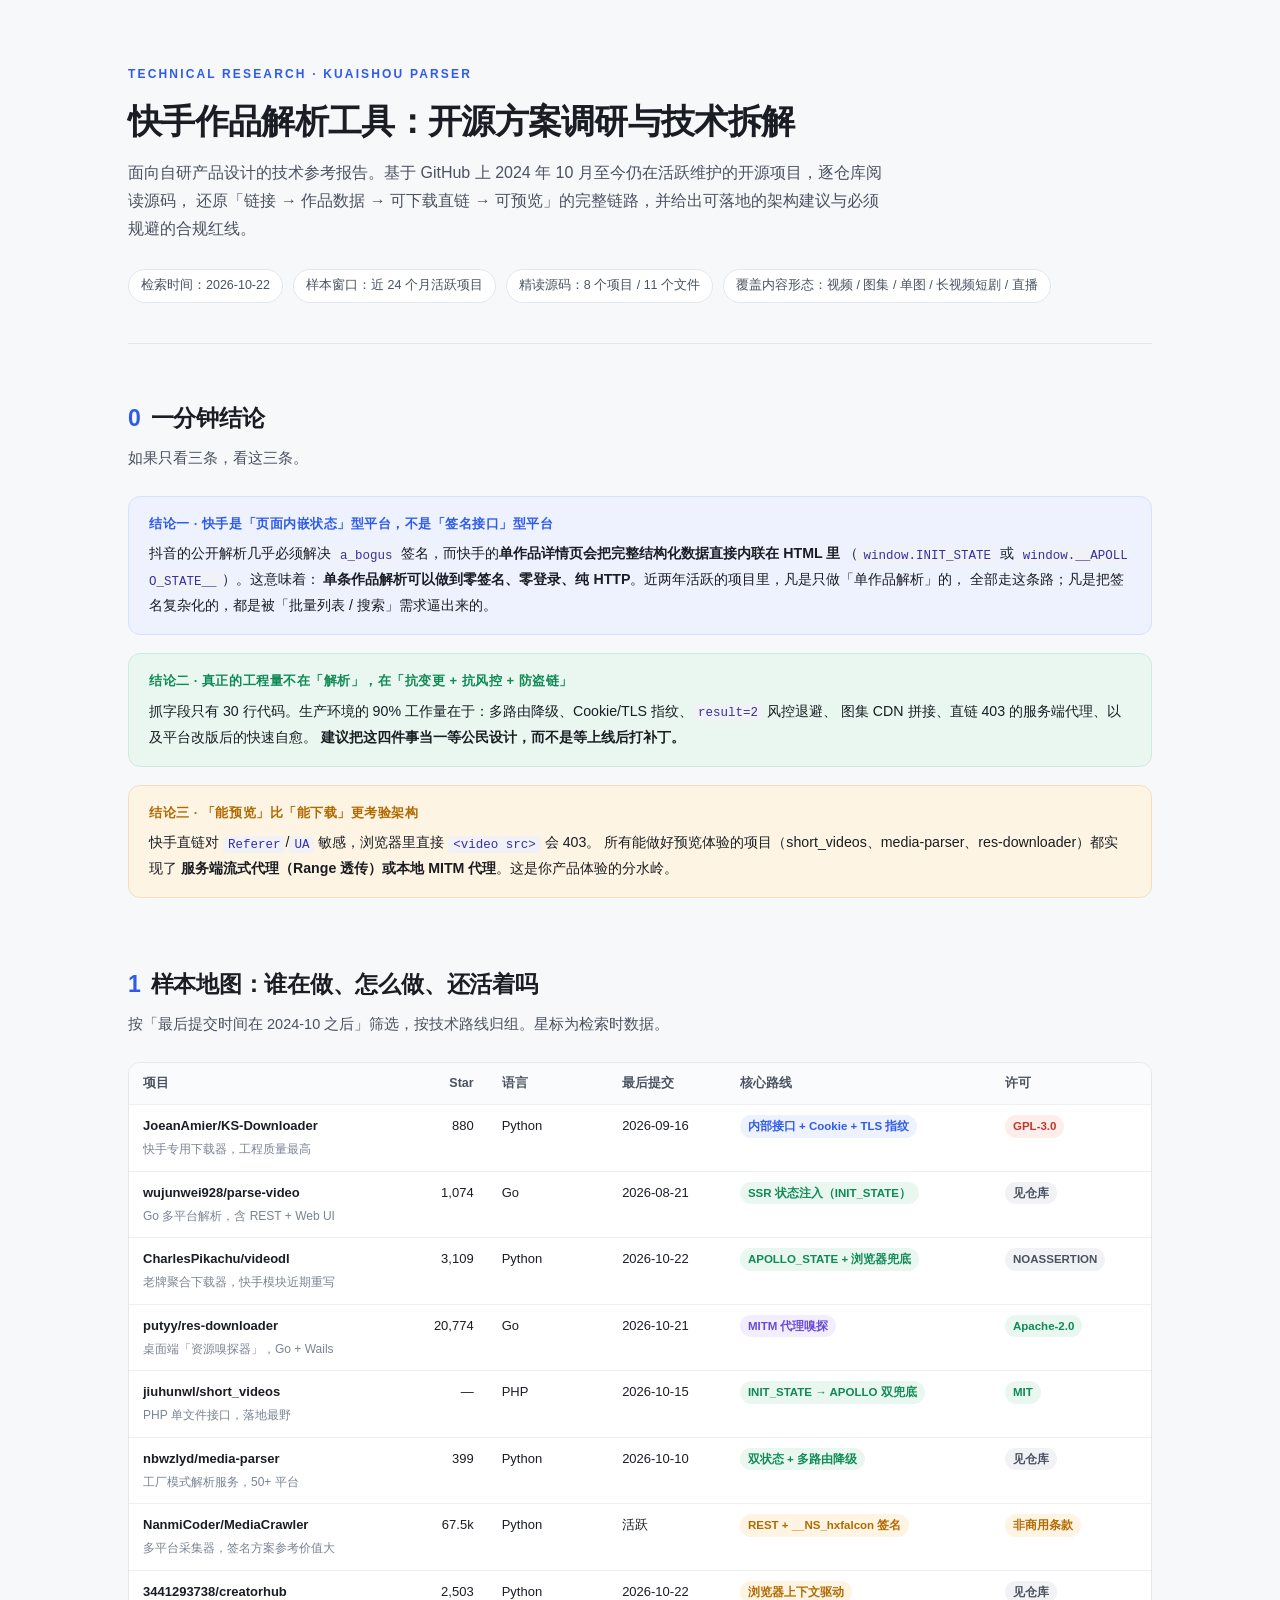
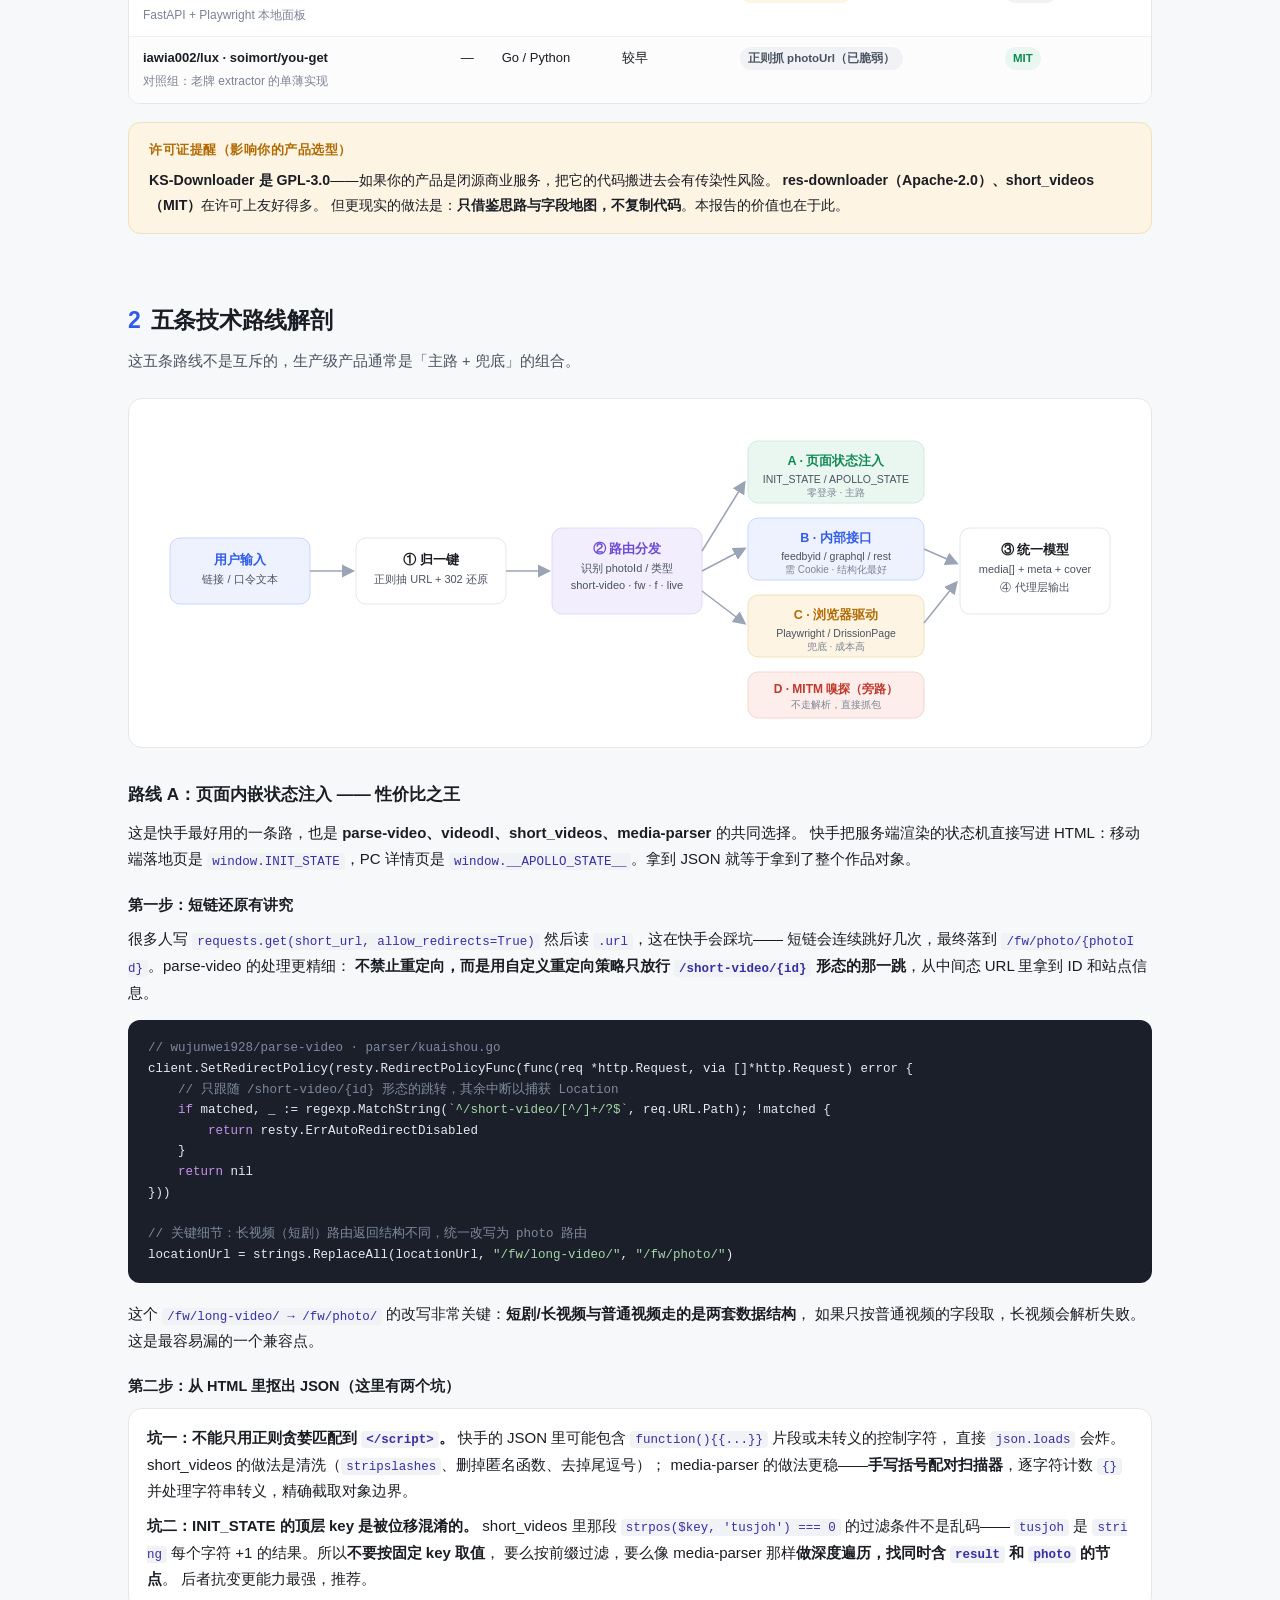
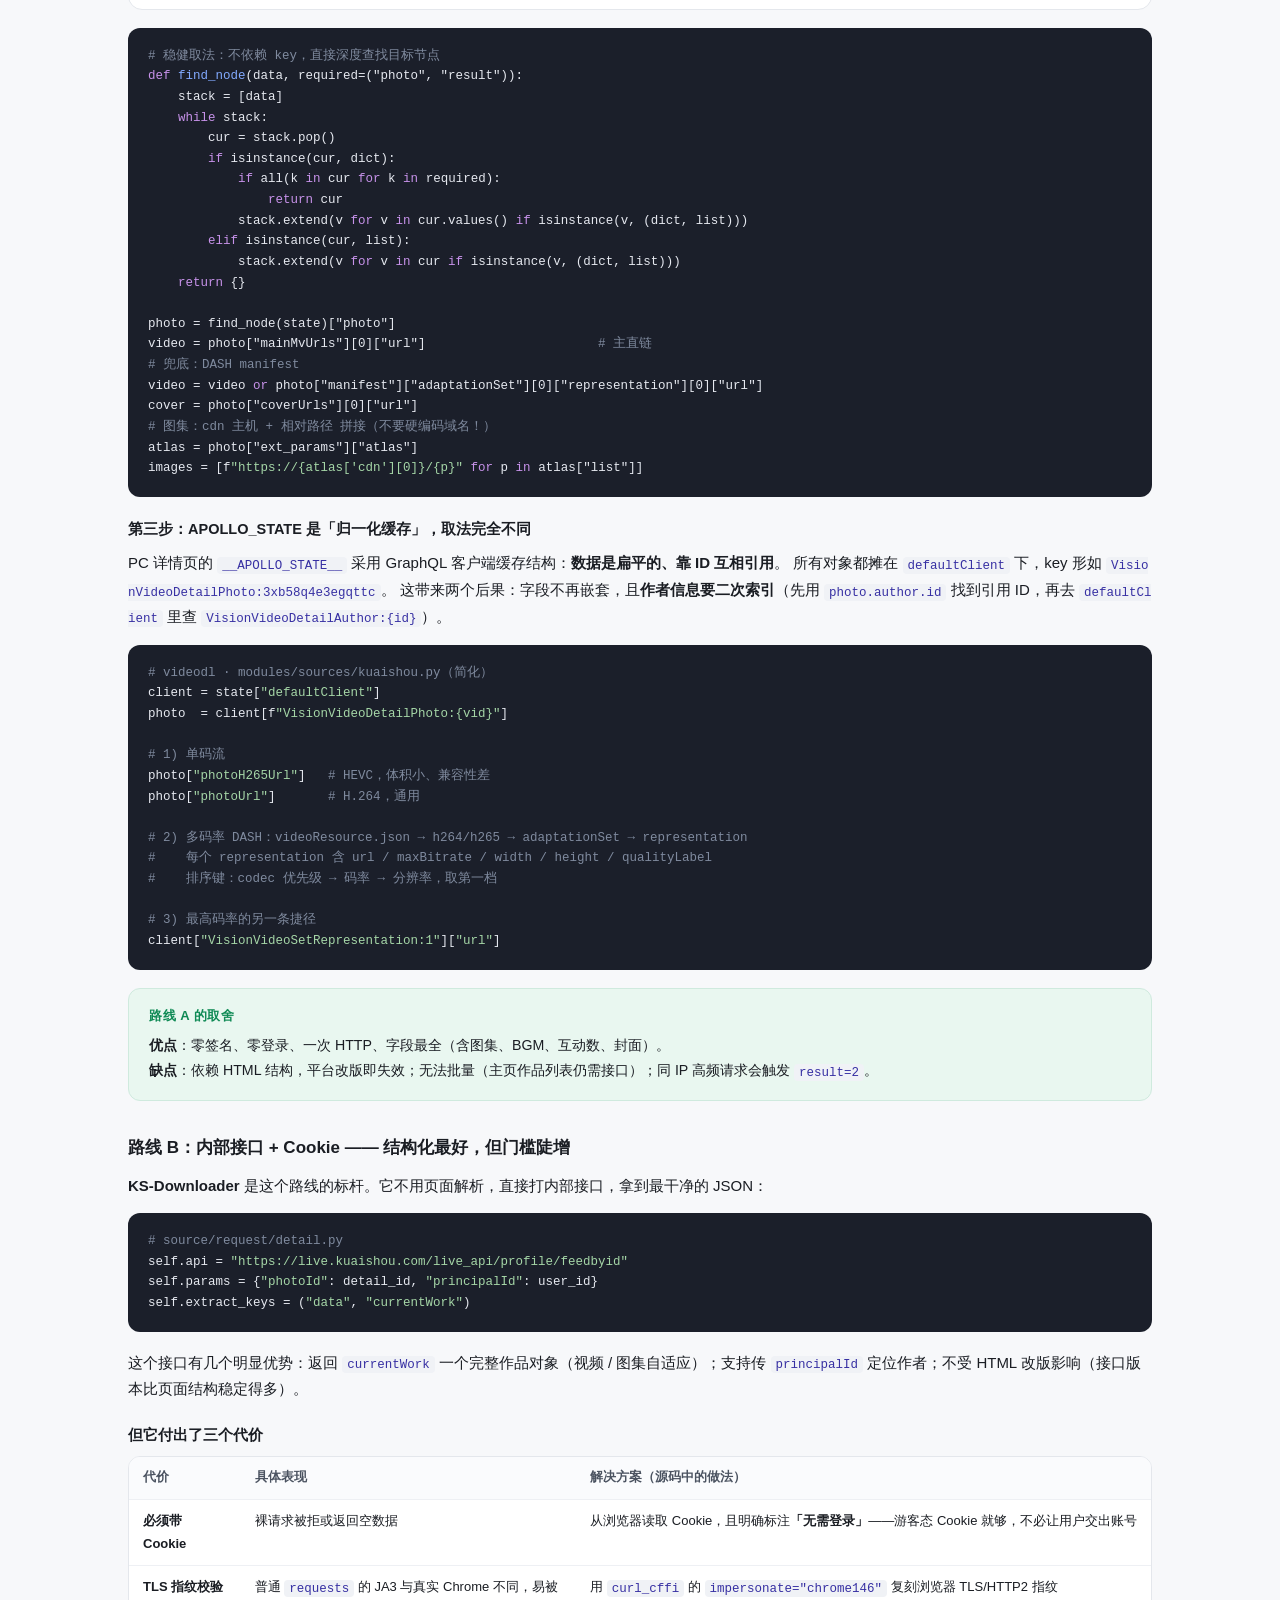
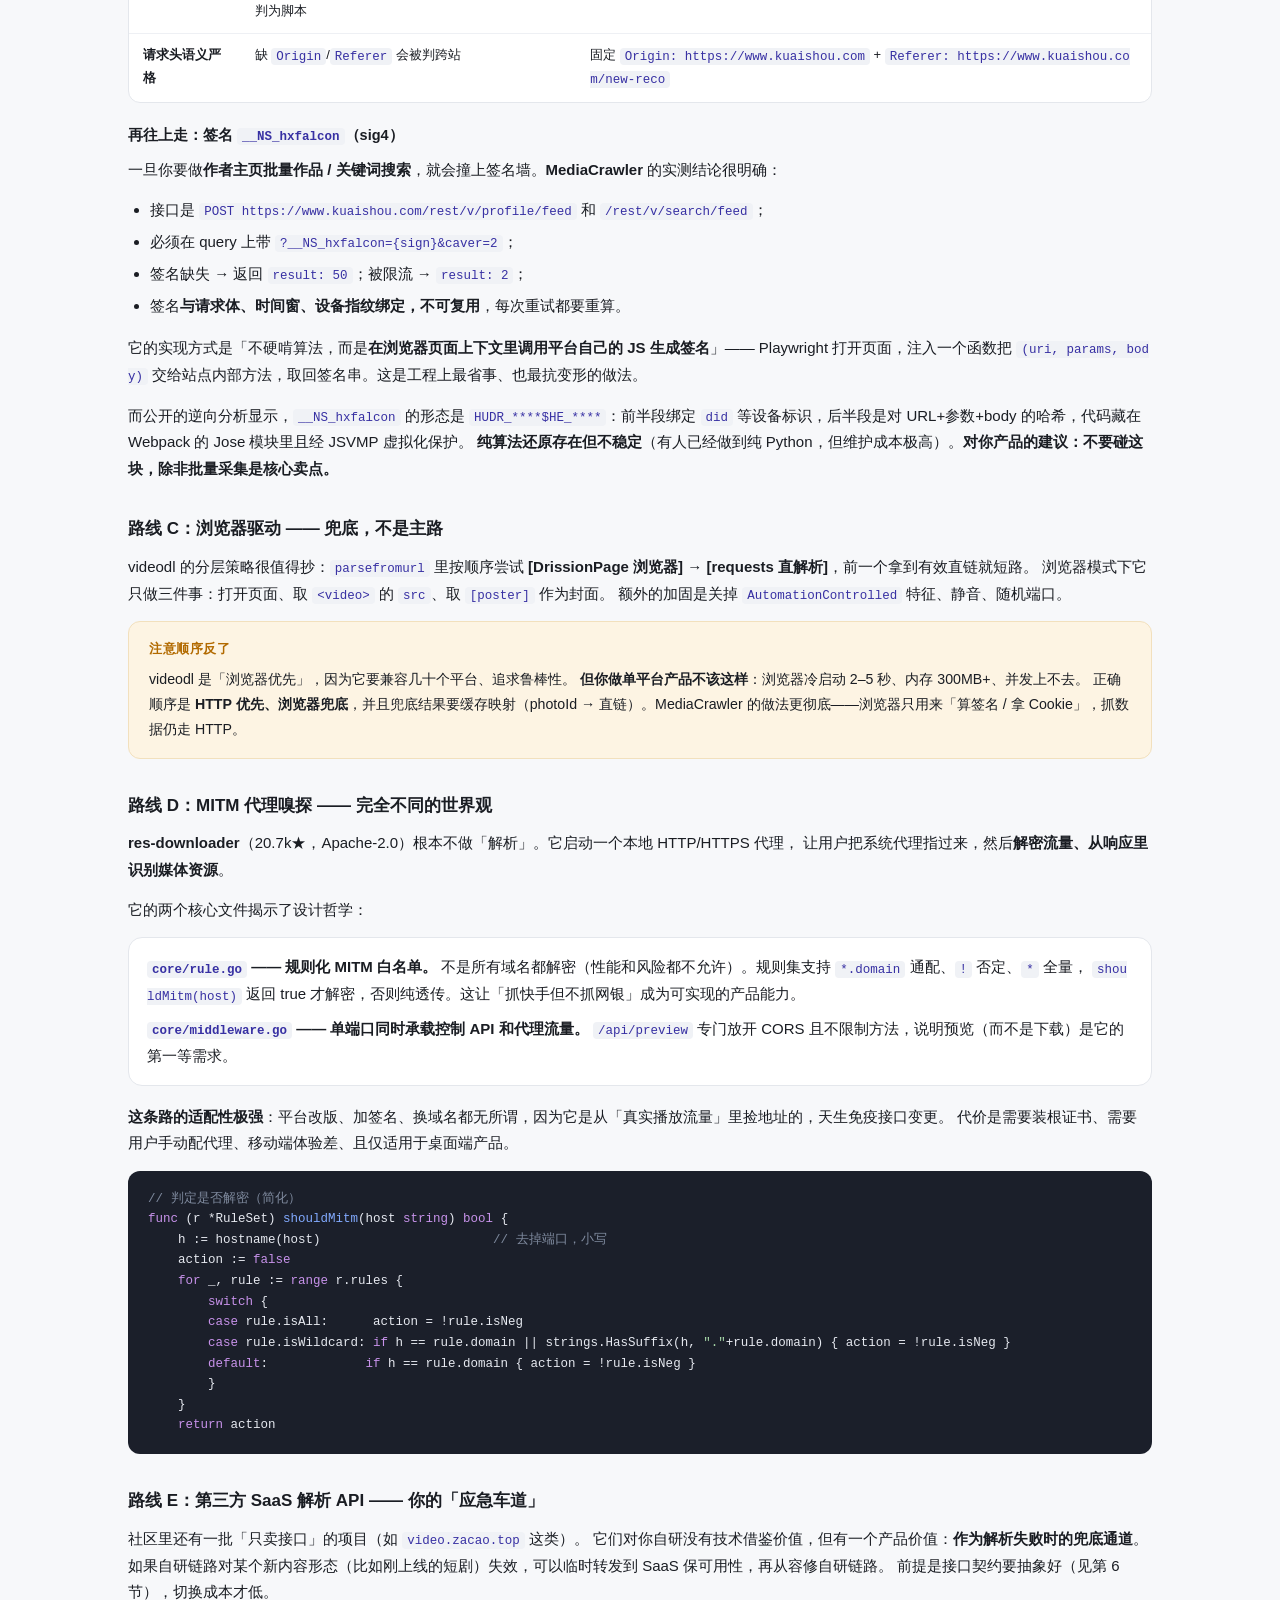
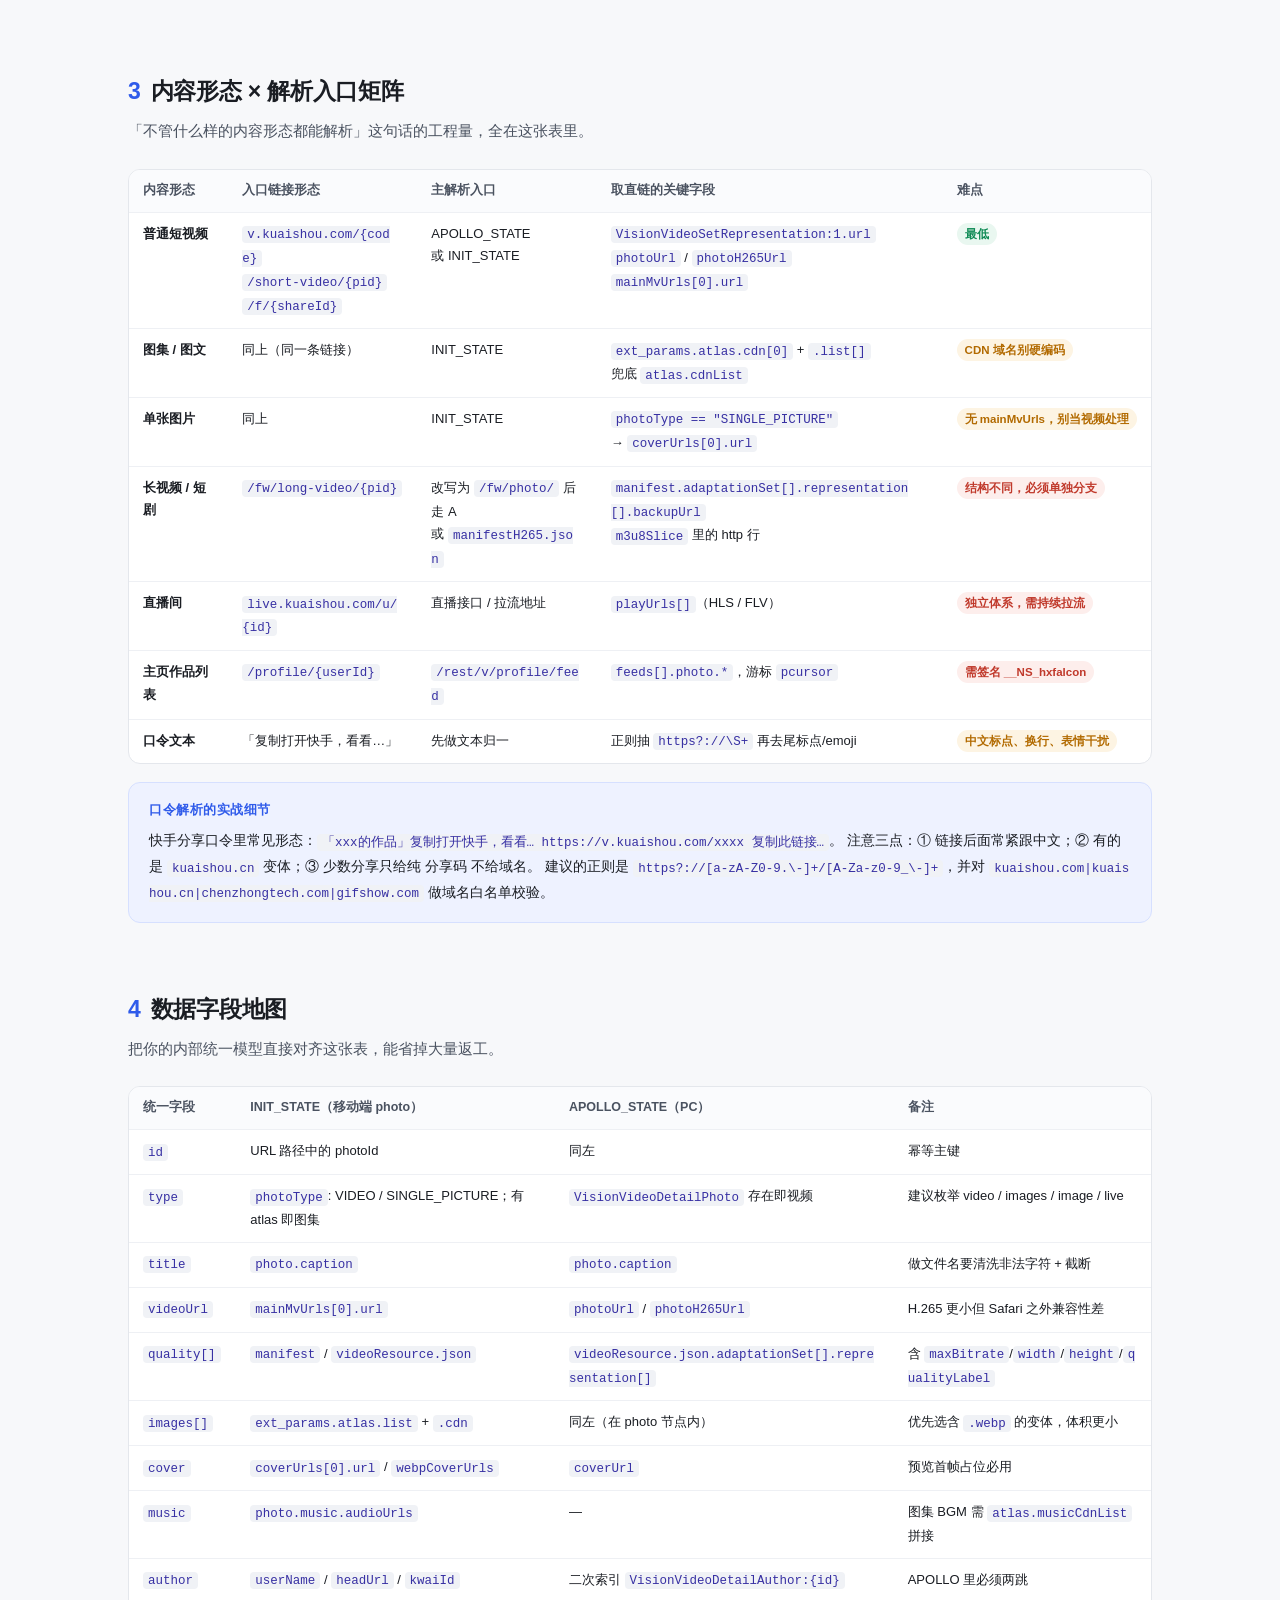
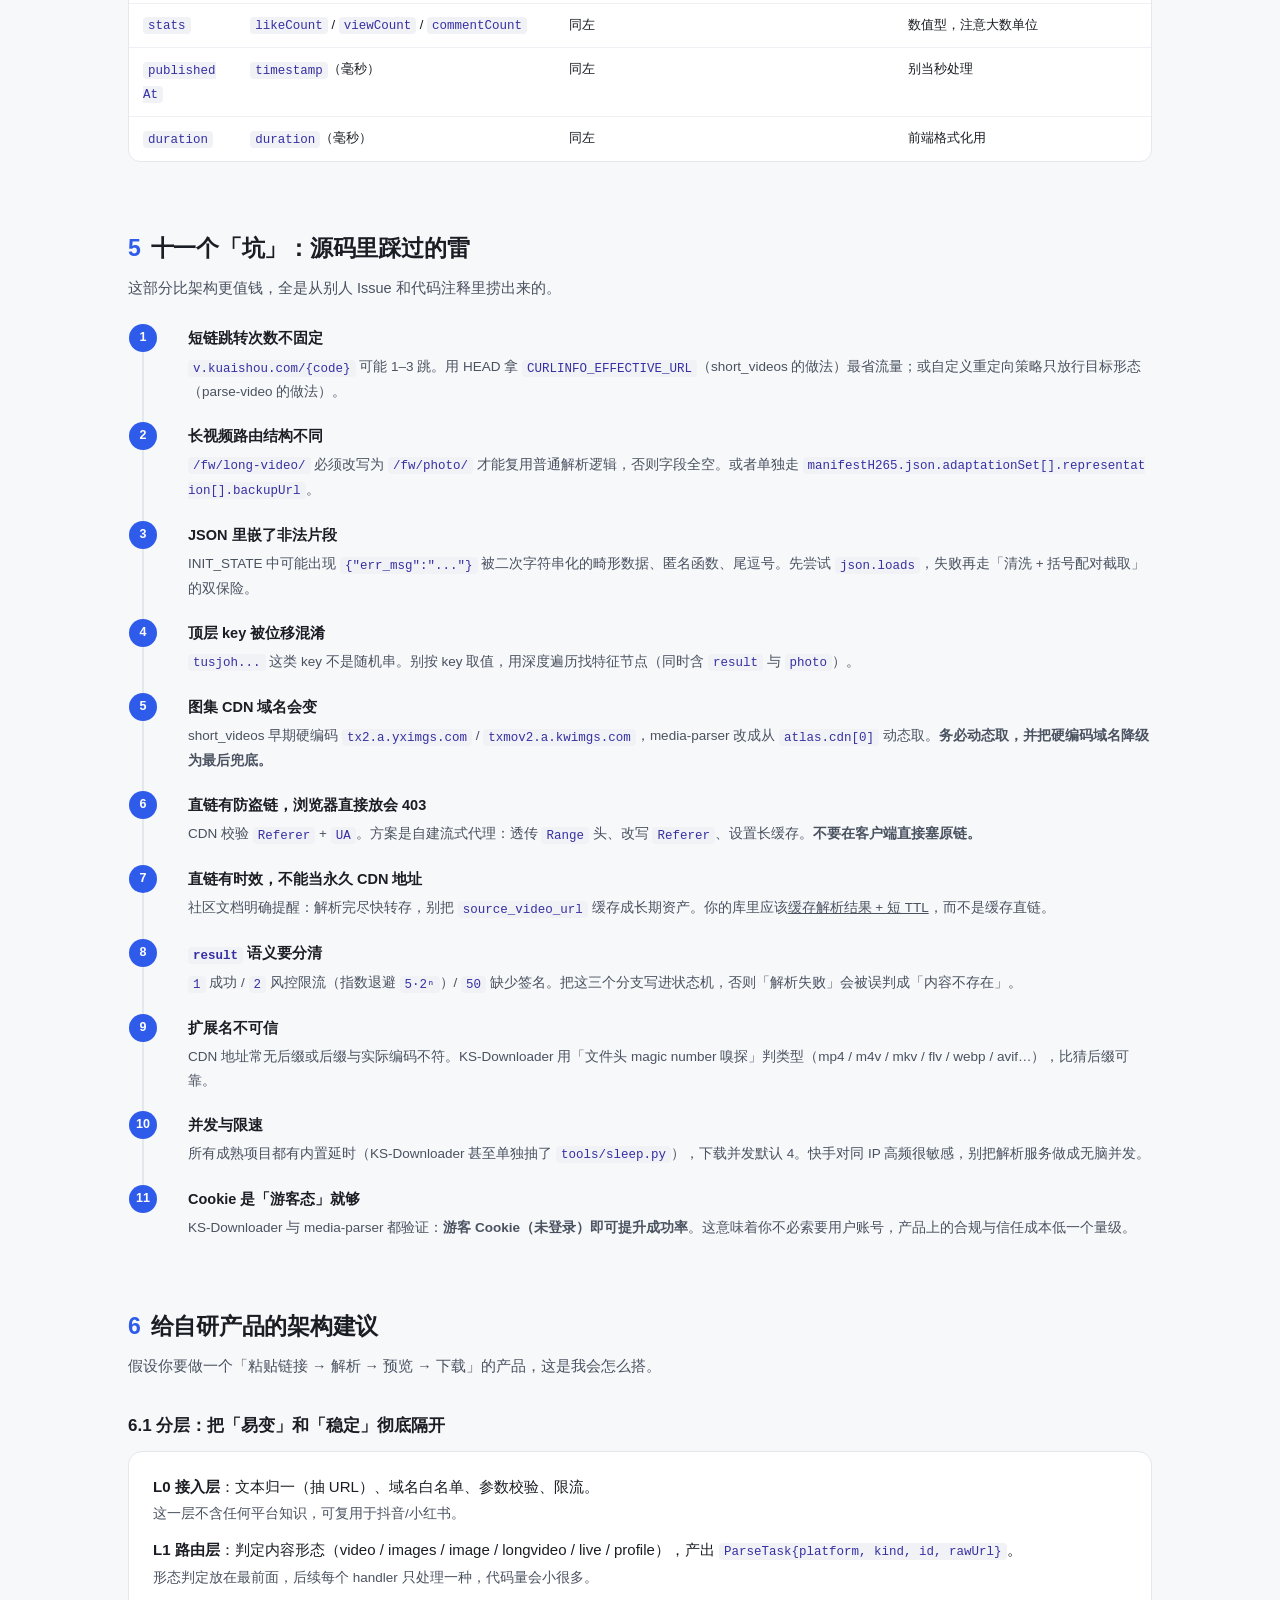
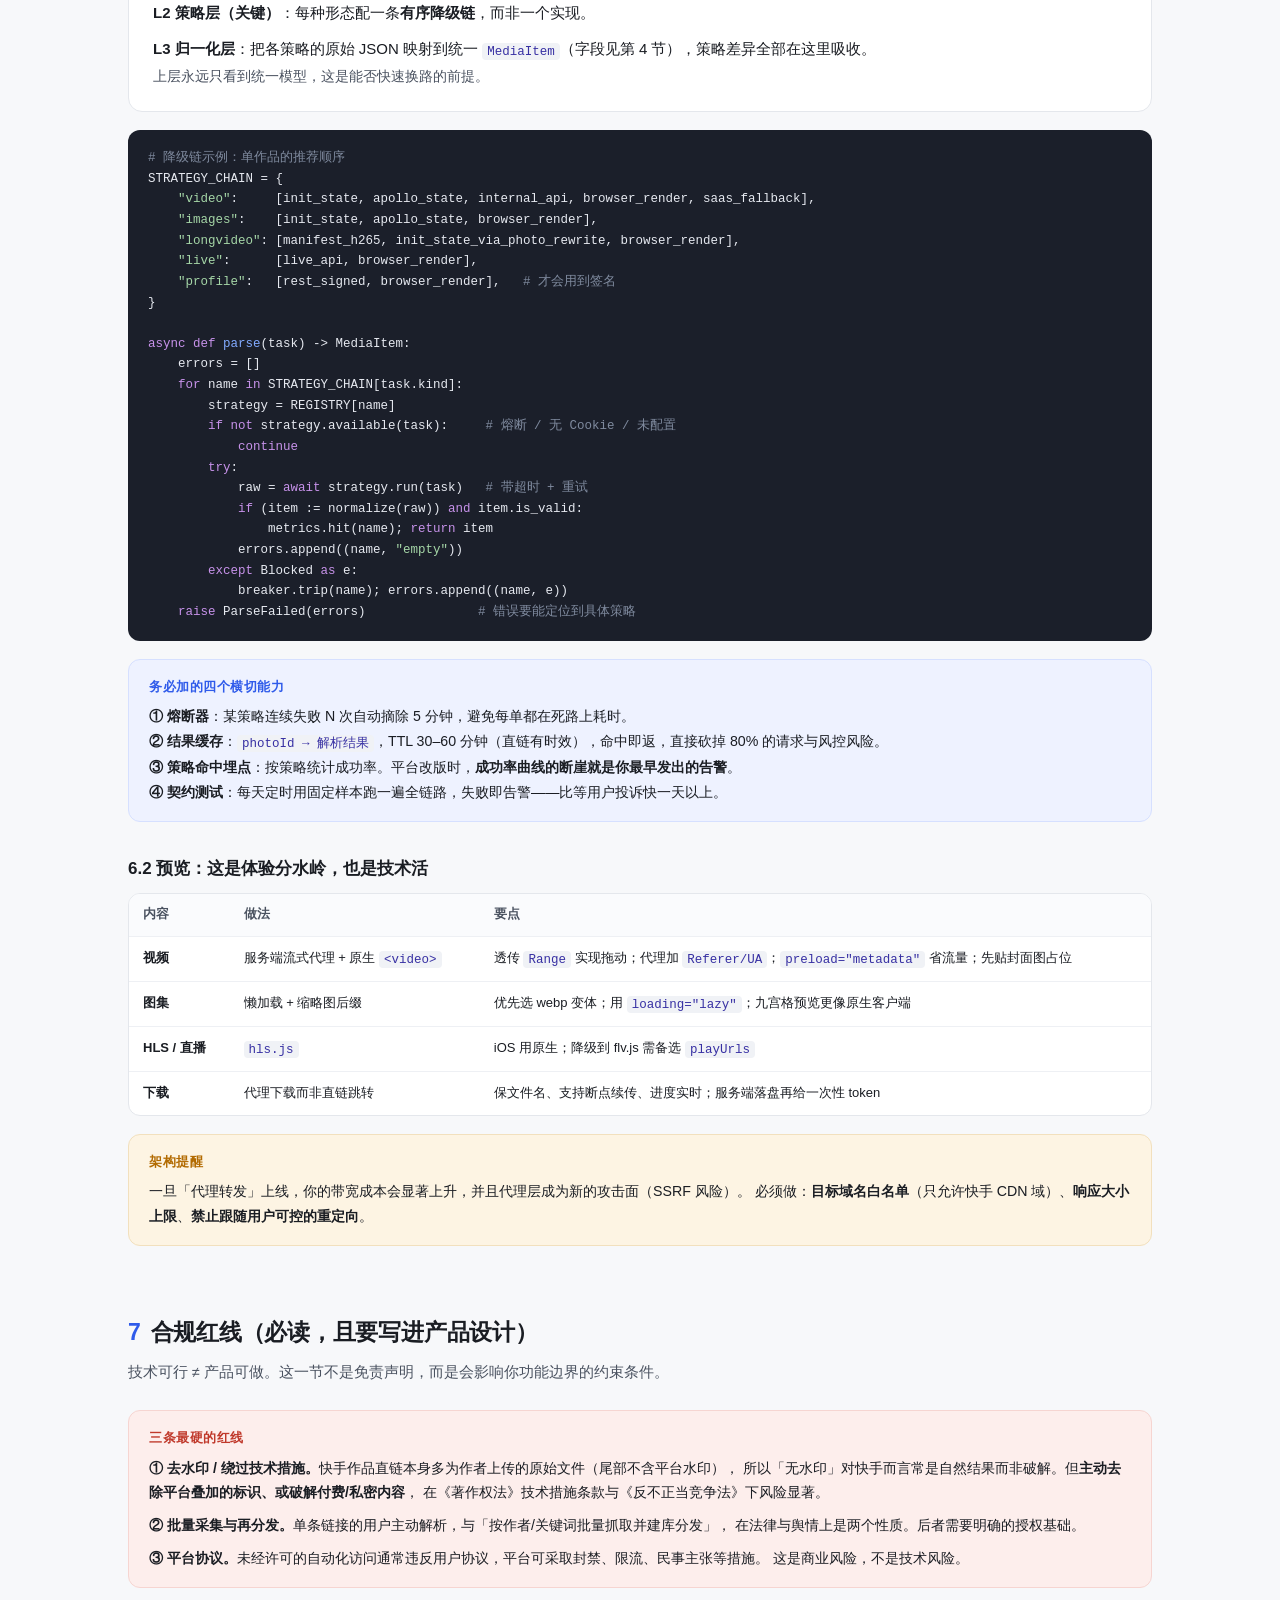
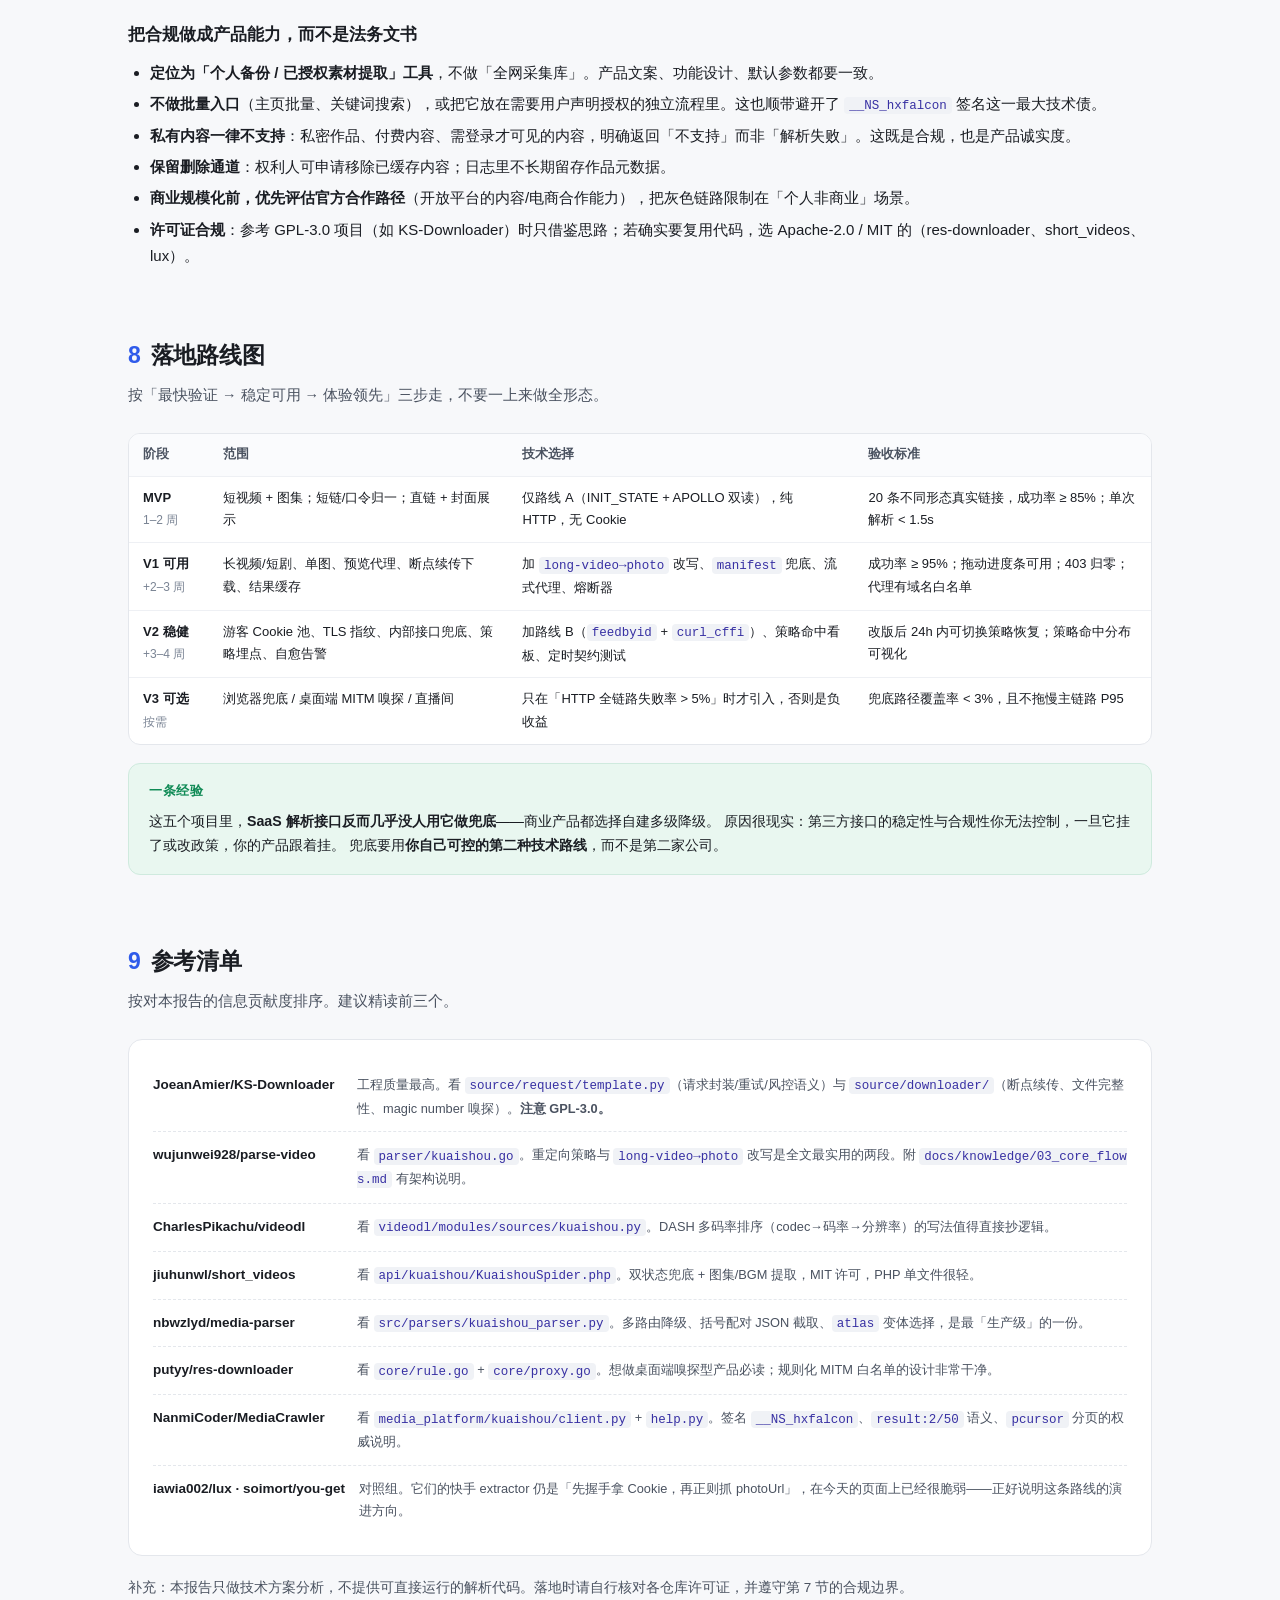
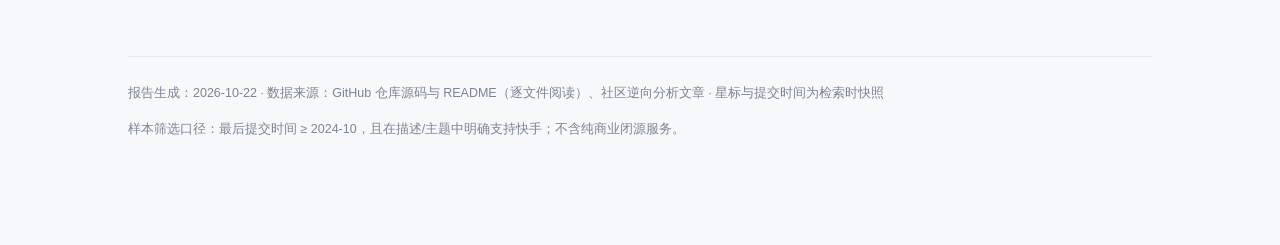
<file: docs/快手解析工具开源方案调研报告1.html>
<!DOCTYPE html>
<html lang="zh-CN">
<head>
<meta charset="UTF-8">
<meta name="viewport" content="width=device-width, initial-scale=1.0">
<title>快手作品解析工具 · 开源方案调研与技术拆解报告</title>
<style>
  :root{
    --bg:#f7f8fa; --card:#ffffff; --ink:#1a1d23; --ink2:#4a5260; --ink3:#7a8494;
    --line:#e4e7ec; --line2:#eef0f4;
    --brand:#2f5bea; --brand-soft:#eef2ff;
    --green:#0f8a55; --green-soft:#e9f7f0;
    --amber:#b26a00; --amber-soft:#fdf4e3;
    --red:#c0392b; --red-soft:#fdeeec;
    --purple:#6b4bd6; --purple-soft:#f2eefd;
    --mono:"SFMono-Regular",Consolas,"Liberation Mono",Menlo,monospace;
  }
  *{box-sizing:border-box}
  body{
    margin:0;background:var(--bg);color:var(--ink);
    font-family:-apple-system,BlinkMacSystemFont,"Segoe UI","PingFang SC","Hiragino Sans GB","Microsoft YaHei",sans-serif;
    line-height:1.75;font-size:15px;-webkit-font-smoothing:antialiased;
  }
  .wrap{max-width:1080px;margin:0 auto;padding:0 28px 90px}
  /* ---------- header ---------- */
  header{padding:64px 0 40px;border-bottom:1px solid var(--line);margin-bottom:44px}
  .kicker{font-size:12px;letter-spacing:.18em;text-transform:uppercase;color:var(--brand);font-weight:700;margin-bottom:14px}
  h1{font-size:34px;line-height:1.3;margin:0 0 16px;letter-spacing:-.02em;font-weight:800}
  .sub{font-size:16px;color:var(--ink2);max-width:760px;margin:0 0 26px}
  .meta{display:flex;flex-wrap:wrap;gap:10px}
  .chip{font-size:12.5px;color:var(--ink2);background:var(--card);border:1px solid var(--line);
    padding:5px 12px;border-radius:999px}
  /* ---------- sections ---------- */
  section{margin:0 0 56px}
  h2{font-size:23px;margin:0 0 8px;padding-top:10px;letter-spacing:-.01em;font-weight:750}
  h2 .num{color:var(--brand);font-variant-numeric:tabular-nums;margin-right:10px;font-weight:800}
  .lead{color:var(--ink2);margin:0 0 24px;font-size:14.5px}
  h3{font-size:17px;margin:32px 0 10px;font-weight:700}
  h4{font-size:14.5px;margin:20px 0 8px;font-weight:700;color:var(--ink)}
  p{margin:0 0 14px}
  ul,ol{margin:0 0 16px;padding-left:22px}
  li{margin:5px 0}
  code{font-family:var(--mono);font-size:12.5px;background:#f0f2f6;color:#3730a3;
    padding:1.5px 5px;border-radius:4px;word-break:break-all}
  /* ---------- cards ---------- */
  .card{background:var(--card);border:1px solid var(--line);border-radius:14px;padding:22px 24px;margin:0 0 18px}
  .card.tight{padding:16px 18px}
  .callout{border-radius:12px;padding:16px 20px;margin:0 0 18px;border:1px solid;font-size:14.2px}
  .callout .t{font-weight:750;font-size:13px;letter-spacing:.04em;text-transform:uppercase;margin-bottom:6px}
  .c-blue{background:var(--brand-soft);border-color:#d6e0ff}
  .c-blue .t{color:var(--brand)}
  .c-green{background:var(--green-soft);border-color:#cfeade}
  .c-green .t{color:var(--green)}
  .c-amber{background:var(--amber-soft);border-color:#f2e0bd}
  .c-amber .t{color:var(--amber)}
  .c-red{background:var(--red-soft);border-color:#f6d5d1}
  .c-red .t{color:var(--red)}
  .c-purple{background:var(--purple-soft);border-color:#e2daf9}
  .c-purple .t{color:var(--purple)}
  /* ---------- table ---------- */
  .tblwrap{overflow-x:auto;border:1px solid var(--line);border-radius:12px;background:var(--card);margin:0 0 18px}
  table{border-collapse:collapse;width:100%;font-size:13px;min-width:640px}
  th,td{text-align:left;padding:10px 14px;border-bottom:1px solid var(--line2);vertical-align:top}
  th{background:#fafbfd;font-weight:700;color:var(--ink2);font-size:12.5px;white-space:nowrap;
    position:sticky;top:0}
  tr:last-child td{border-bottom:none}
  td.num,th.num{text-align:right;font-variant-numeric:tabular-nums}
  .tag{display:inline-block;font-size:11.5px;padding:1px 8px;border-radius:999px;font-weight:650;white-space:nowrap}
  .t-g{background:var(--green-soft);color:var(--green)}
  .t-a{background:var(--amber-soft);color:var(--amber)}
  .t-r{background:var(--red-soft);color:var(--red)}
  .t-b{background:var(--brand-soft);color:var(--brand)}
  .t-p{background:var(--purple-soft);color:var(--purple)}
  .t-n{background:#f0f2f6;color:var(--ink2)}
  /* ---------- code ---------- */
  pre{background:#1b1f2a;color:#e6e9f0;border-radius:12px;padding:18px 20px;overflow-x:auto;
    font-family:var(--mono);font-size:12.5px;line-height:1.65;margin:0 0 18px}
  pre .c{color:#7f8a9e}
  pre .k{color:#c792ea}
  pre .s{color:#a5d6a7}
  pre .f{color:#82aaff}
  /* ---------- flow ---------- */
  .flow{background:var(--card);border:1px solid var(--line);border-radius:14px;padding:24px;margin:0 0 18px}
  .steps{counter-reset:s}
  .step{position:relative;padding-left:44px;padding-bottom:20px;border-left:2px solid var(--line);margin-left:14px}
  .step:last-child{border-left-color:transparent;padding-bottom:0}
  .step::before{counter-increment:s;content:counter(s);position:absolute;left:-15px;top:-2px;
    width:28px;height:28px;border-radius:50%;background:var(--brand);color:#fff;font-size:12.5px;
    font-weight:700;display:flex;align-items:center;justify-content:center}
  .step h4{margin:0 0 4px;font-size:14.5px}
  .step p{margin:0;font-size:13.5px;color:var(--ink2)}
  /* ---------- score bars ---------- */
  .bars{display:grid;grid-template-columns:repeat(auto-fit,minmax(150px,1fr));gap:14px;margin:0 0 20px}
  .bar{background:var(--card);border:1px solid var(--line);border-radius:12px;padding:14px 16px}
  .bar .lbl{font-size:12px;color:var(--ink3);margin-bottom:8px}
  .bar .track{height:6px;background:#eef0f4;border-radius:99px;overflow:hidden;margin-bottom:8px}
  .bar .fill{height:100%;border-radius:99px;background:var(--brand)}
  .bar .val{font-size:20px;font-weight:800;letter-spacing:-.02em}
  /* ---------- footer ---------- */
  footer{border-top:1px solid var(--line);padding-top:26px;color:var(--ink3);font-size:12.5px}
  a{color:var(--brand);text-decoration:none;border-bottom:1px solid #c9d6ff}
  a:hover{border-bottom-color:var(--brand)}
  .repo{display:flex;gap:14px;align-items:baseline;padding:11px 0;border-bottom:1px dashed var(--line)}
  .repo:last-child{border-bottom:none}
  .repo .nm{font-weight:700;font-size:13.5px;min-width:190px}
  .repo .ds{font-size:12.8px;color:var(--ink2);flex:1}
  @media print{
    body{background:#fff}
    .wrap{max-width:none;padding:0}
    section{break-inside:avoid}
    pre{background:#f5f6f8;color:#1a1d23;border:1px solid #e4e7ec}
    pre .c{color:#8a93a3} pre .k{color:#8b3fa8} pre .s{color:#0f7b4d} pre .f{color:#2f5bea}
  }
</style>
</head>
<body>
<div class="wrap">

<header>
  <div class="kicker">Technical Research · Kuaishou Parser</div>
  <h1>快手作品解析工具：开源方案调研与技术拆解</h1>
  <p class="sub">
    面向自研产品设计的技术参考报告。基于 GitHub 上 2024 年 10 月至今仍在活跃维护的开源项目，逐仓库阅读源码，
    还原「链接 → 作品数据 → 可下载直链 → 可预览」的完整链路，并给出可落地的架构建议与必须规避的合规红线。
  </p>
  <div class="meta">
    <span class="chip">检索时间：2026-10-22</span>
    <span class="chip">样本窗口：近 24 个月活跃项目</span>
    <span class="chip">精读源码：8 个项目 / 11 个文件</span>
    <span class="chip">覆盖内容形态：视频 / 图集 / 单图 / 长视频短剧 / 直播</span>
  </div>
</header>

<!-- ================= 0 ================= -->
<section>
  <h2><span class="num">0</span>一分钟结论</h2>
  <p class="lead">如果只看三条，看这三条。</p>

  <div class="callout c-blue">
    <div class="t">结论一 · 快手是「页面内嵌状态」型平台，不是「签名接口」型平台</div>
    抖音的公开解析几乎必须解决 <code>a_bogus</code> 签名，而快手的<b>单作品详情页会把完整结构化数据直接内联在 HTML 里</b>
    （<code>window.INIT_STATE</code> 或 <code>window.__APOLLO_STATE__</code>）。这意味着：
    <b>单条作品解析可以做到零签名、零登录、纯 HTTP</b>。近两年活跃的项目里，凡是只做「单作品解析」的，
    全部走这条路；凡是把签名复杂化的，都是被「批量列表 / 搜索」需求逼出来的。
  </div>

  <div class="callout c-green">
    <div class="t">结论二 · 真正的工程量不在「解析」，在「抗变更 + 抗风控 + 防盗链」</div>
    抓字段只有 30 行代码。生产环境的 90% 工作量在于：多路由降级、Cookie/TLS 指纹、<code>result=2</code> 风控退避、
    图集 CDN 拼接、直链 403 的服务端代理、以及平台改版后的快速自愈。
    <b>建议把这四件事当一等公民设计，而不是等上线后打补丁。</b>
  </div>

  <div class="callout c-amber">
    <div class="t">结论三 · 「能预览」比「能下载」更考验架构</div>
    快手直链对 <code>Referer</code>/<code>UA</code> 敏感，浏览器里直接 <code>&lt;video src&gt;</code> 会 403。
    所有能做好预览体验的项目（short_videos、media-parser、res-downloader）都实现了
    <b>服务端流式代理（Range 透传）或本地 MITM 代理</b>。这是你产品体验的分水岭。
  </div>
</section>

<!-- ================= 1 ================= -->
<section>
  <h2><span class="num">1</span>样本地图：谁在做、怎么做、还活着吗</h2>
  <p class="lead">按「最后提交时间在 2024-10 之后」筛选，按技术路线归组。星标为检索时数据。</p>

  <div class="tblwrap">
  <table>
    <thead>
      <tr>
        <th>项目</th><th class="num">Star</th><th>语言</th><th>最后提交</th>
        <th>核心路线</th><th>许可</th>
      </tr>
    </thead>
    <tbody>
      <tr>
        <td><b>JoeanAmier/KS-Downloader</b><br><span style="color:var(--ink3);font-size:12px">快手专用下载器，工程质量最高</span></td>
        <td class="num">880</td><td>Python</td><td>2026-09-16</td>
        <td><span class="tag t-b">内部接口 + Cookie + TLS 指纹</span></td>
        <td><span class="tag t-r">GPL-3.0</span></td>
      </tr>
      <tr>
        <td><b>wujunwei928/parse-video</b><br><span style="color:var(--ink3);font-size:12px">Go 多平台解析，含 REST + Web UI</span></td>
        <td class="num">1,074</td><td>Go</td><td>2026-08-21</td>
        <td><span class="tag t-g">SSR 状态注入（INIT_STATE）</span></td>
        <td><span class="tag t-n">见仓库</span></td>
      </tr>
      <tr>
        <td><b>CharlesPikachu/videodl</b><br><span style="color:var(--ink3);font-size:12px">老牌聚合下载器，快手模块近期重写</span></td>
        <td class="num">3,109</td><td>Python</td><td>2026-10-22</td>
        <td><span class="tag t-g">APOLLO_STATE + 浏览器兜底</span></td>
        <td><span class="tag t-n">NOASSERTION</span></td>
      </tr>
      <tr>
        <td><b>putyy/res-downloader</b><br><span style="color:var(--ink3);font-size:12px">桌面端「资源嗅探器」，Go + Wails</span></td>
        <td class="num">20,774</td><td>Go</td><td>2026-10-21</td>
        <td><span class="tag t-p">MITM 代理嗅探</span></td>
        <td><span class="tag t-g">Apache-2.0</span></td>
      </tr>
      <tr>
        <td><b>jiuhunwl/short_videos</b><br><span style="color:var(--ink3);font-size:12px">PHP 单文件接口，落地最野</span></td>
        <td class="num">—</td><td>PHP</td><td>2026-10-15</td>
        <td><span class="tag t-g">INIT_STATE → APOLLO 双兜底</span></td>
        <td><span class="tag t-g">MIT</span></td>
      </tr>
      <tr>
        <td><b>nbwzlyd/media-parser</b><br><span style="color:var(--ink3);font-size:12px">工厂模式解析服务，50+ 平台</span></td>
        <td class="num">399</td><td>Python</td><td>2026-10-10</td>
        <td><span class="tag t-g">双状态 + 多路由降级</span></td>
        <td><span class="tag t-n">见仓库</span></td>
      </tr>
      <tr>
        <td><b>NanmiCoder/MediaCrawler</b><br><span style="color:var(--ink3);font-size:12px">多平台采集器，签名方案参考价值大</span></td>
        <td class="num">67.5k</td><td>Python</td><td>活跃</td>
        <td><span class="tag t-a">REST + __NS_hxfalcon 签名</span></td>
        <td><span class="tag t-a">非商用条款</span></td>
      </tr>
      <tr>
        <td><b>3441293738/creatorhub</b><br><span style="color:var(--ink3);font-size:12px">FastAPI + Playwright 本地面板</span></td>
        <td class="num">2,503</td><td>Python</td><td>2026-10-22</td>
        <td><span class="tag t-a">浏览器上下文驱动</span></td>
        <td><span class="tag t-n">见仓库</span></td>
      </tr>
      <tr style="background:#fcfcfd">
        <td><b>iawia002/lux · soimort/you-get</b><br><span style="color:var(--ink3);font-size:12px">对照组：老牌 extractor 的单薄实现</span></td>
        <td class="num">—</td><td>Go / Python</td><td>较早</td>
        <td><span class="tag t-n">正则抓 photoUrl（已脆弱）</span></td>
        <td><span class="tag t-g">MIT</span></td>
      </tr>
    </tbody>
  </table>
  </div>

  <div class="callout c-amber">
    <div class="t">许可证提醒（影响你的产品选型）</div>
    <b>KS-Downloader 是 GPL-3.0</b>——如果你的产品是闭源商业服务，把它的代码搬进去会有传染性风险。
    <b>res-downloader（Apache-2.0）、short_videos（MIT）</b>在许可上友好得多。
    但更现实的做法是：<b>只借鉴思路与字段地图，不复制代码</b>。本报告的价值也在于此。
  </div>
</section>

<!-- ================= 2 ================= -->
<section>
  <h2><span class="num">2</span>五条技术路线解剖</h2>
  <p class="lead">这五条路线不是互斥的，生产级产品通常是「主路 + 兜底」的组合。</p>

  <div class="flow">
    <svg viewBox="0 0 960 300" width="100%" style="max-width:960px;display:block;margin:0 auto">
      <defs>
        <marker id="ar" markerWidth="9" markerHeight="9" refX="7" refY="4.5" orient="auto">
          <path d="M0,0 L9,4.5 L0,9 z" fill="#9aa4b5"/>
        </marker>
      </defs>
      <!-- input -->
      <rect x="10" y="115" width="140" height="66" rx="10" fill="#eef2ff" stroke="#c9d6ff"/>
      <text x="80" y="141" text-anchor="middle" font-size="13" font-weight="700" fill="#2f5bea">用户输入</text>
      <text x="80" y="160" text-anchor="middle" font-size="11" fill="#4a5260">链接 / 口令文本</text>

      <!-- resolve -->
      <rect x="196" y="115" width="150" height="66" rx="10" fill="#ffffff" stroke="#e4e7ec"/>
      <text x="271" y="141" text-anchor="middle" font-size="13" font-weight="700" fill="#1a1d23">① 归一键</text>
      <text x="271" y="160" text-anchor="middle" font-size="11" fill="#4a5260">正则抽 URL + 302 还原</text>
      <line x1="150" y1="148" x2="192" y2="148" stroke="#9aa4b5" stroke-width="1.5" marker-end="url(#ar)"/>

      <!-- router -->
      <rect x="392" y="105" width="150" height="86" rx="10" fill="#f2eefd" stroke="#e2daf9"/>
      <text x="467" y="130" text-anchor="middle" font-size="13" font-weight="700" fill="#6b4bd6">② 路由分发</text>
      <text x="467" y="149" text-anchor="middle" font-size="11" fill="#4a5260">识别 photoId / 类型</text>
      <text x="467" y="166" text-anchor="middle" font-size="11" fill="#4a5260">short-video · fw · f · live</text>
      <line x1="346" y1="148" x2="388" y2="148" stroke="#9aa4b5" stroke-width="1.5" marker-end="url(#ar)"/>

      <!-- three strategies -->
      <rect x="588" y="18" width="176" height="62" rx="10" fill="#e9f7f0" stroke="#cfeade"/>
      <text x="676" y="42" text-anchor="middle" font-size="12.5" font-weight="700" fill="#0f8a55">A · 页面状态注入</text>
      <text x="676" y="60" text-anchor="middle" font-size="10.5" fill="#4a5260">INIT_STATE / APOLLO_STATE</text>
      <text x="676" y="73" text-anchor="middle" font-size="10" fill="#7a8494">零登录 · 主路</text>

      <rect x="588" y="95" width="176" height="62" rx="10" fill="#eef2ff" stroke="#c9d6ff"/>
      <text x="676" y="119" text-anchor="middle" font-size="12.5" font-weight="700" fill="#2f5bea">B · 内部接口</text>
      <text x="676" y="137" text-anchor="middle" font-size="10.5" fill="#4a5260">feedbyid / graphql / rest</text>
      <text x="676" y="150" text-anchor="middle" font-size="10" fill="#7a8494">需 Cookie · 结构化最好</text>

      <rect x="588" y="172" width="176" height="62" rx="10" fill="#fdf4e3" stroke="#f2e0bd"/>
      <text x="676" y="196" text-anchor="middle" font-size="12.5" font-weight="700" fill="#b26a00">C · 浏览器驱动</text>
      <text x="676" y="214" text-anchor="middle" font-size="10.5" fill="#4a5260">Playwright / DrissionPage</text>
      <text x="676" y="227" text-anchor="middle" font-size="10" fill="#7a8494">兜底 · 成本高</text>

      <rect x="588" y="249" width="176" height="46" rx="10" fill="#fdeeec" stroke="#f6d5d1"/>
      <text x="676" y="270" text-anchor="middle" font-size="12" font-weight="700" fill="#c0392b">D · MITM 嗅探（旁路）</text>
      <text x="676" y="285" text-anchor="middle" font-size="10" fill="#7a8494">不走解析，直接抓包</text>

      <line x1="542" y1="128" x2="584" y2="60" stroke="#9aa4b5" stroke-width="1.5" marker-end="url(#ar)"/>
      <line x1="542" y1="148" x2="584" y2="126" stroke="#9aa4b5" stroke-width="1.5" marker-end="url(#ar)"/>
      <line x1="542" y1="168" x2="584" y2="200" stroke="#9aa4b5" stroke-width="1.5" marker-end="url(#ar)"/>

      <!-- output -->
      <rect x="800" y="105" width="150" height="86" rx="10" fill="#ffffff" stroke="#e4e7ec"/>
      <text x="875" y="131" text-anchor="middle" font-size="13" font-weight="700" fill="#1a1d23">③ 统一模型</text>
      <text x="875" y="150" text-anchor="middle" font-size="11" fill="#4a5260">media[] + meta + cover</text>
      <text x="875" y="168" text-anchor="middle" font-size="11" fill="#4a5260">④ 代理层输出</text>
      <line x1="764" y1="126" x2="796" y2="140" stroke="#9aa4b5" stroke-width="1.5" marker-end="url(#ar)"/>
      <line x1="764" y1="200" x2="796" y2="160" stroke="#9aa4b5" stroke-width="1.5" marker-end="url(#ar)"/>
    </svg>
  </div>

  <h3>路线 A：页面内嵌状态注入 —— 性价比之王</h3>
  <p>
    这是快手最好用的一条路，也是 <b>parse-video、videodl、short_videos、media-parser</b> 的共同选择。
    快手把服务端渲染的状态机直接写进 HTML：移动端落地页是 <code>window.INIT_STATE</code>，PC 详情页是
    <code>window.__APOLLO_STATE__</code>。拿到 JSON 就等于拿到了整个作品对象。
  </p>

  <h4>第一步：短链还原有讲究</h4>
  <p>
    很多人写 <code>requests.get(short_url, allow_redirects=True)</code> 然后读 <code>.url</code>，这在快手会踩坑——
    短链会连续跳好几次，最终落到 <code>/fw/photo/{photoId}</code>。parse-video 的处理更精细：
    <b>不禁止重定向，而是用自定义重定向策略只放行 <code>/short-video/{id}</code> 形态的那一跳</b>，从中间态 URL 里拿到 ID 和站点信息。
  </p>
<pre><span class="c">// wujunwei928/parse-video · parser/kuaishou.go</span>
client.SetRedirectPolicy(resty.RedirectPolicyFunc(func(req *http.Request, via []*http.Request) error {
    <span class="c">// 只跟随 /short-video/{id} 形态的跳转，其余中断以捕获 Location</span>
    <span class="k">if</span> matched, _ := regexp.MatchString(<span class="s">`^/short-video/[^/]+/?$`</span>, req.URL.Path); !matched {
        <span class="k">return</span> resty.ErrAutoRedirectDisabled
    }
    <span class="k">return</span> nil
}))

<span class="c">// 关键细节：长视频（短剧）路由返回结构不同，统一改写为 photo 路由</span>
locationUrl = strings.ReplaceAll(locationUrl, <span class="s">"/fw/long-video/"</span>, <span class="s">"/fw/photo/"</span>)</pre>

  <p>
    这个 <code>/fw/long-video/ → /fw/photo/</code> 的改写非常关键：<b>短剧/长视频与普通视频走的是两套数据结构</b>，
    如果只按普通视频的字段取，长视频会解析失败。这是最容易漏的一个兼容点。
  </p>

  <h4>第二步：从 HTML 里抠出 JSON（这里有两个坑）</h4>
  <div class="card tight">
    <p style="margin:0 0 8px"><b>坑一：不能只用正则贪婪匹配到 <code>&lt;/script&gt;</code>。</b>
    快手的 JSON 里可能包含 <code>function(){{...}}</code> 片段或未转义的控制字符，
    直接 <code>json.loads</code> 会炸。short_videos 的做法是清洗（<code>stripslashes</code>、删掉匿名函数、去掉尾逗号）；
    media-parser 的做法更稳——<b>手写括号配对扫描器</b>，逐字符计数 <code>{}</code> 并处理字符串转义，精确截取对象边界。</p>
    <p style="margin:0"><b>坑二：INIT_STATE 的顶层 key 是被位移混淆的。</b>
    short_videos 里那段 <code>strpos($key, 'tusjoh') === 0</code> 的过滤条件不是乱码——
    <code>tusjoh</code> 是 <code>string</code> 每个字符 +1 的结果。所以<b>不要按固定 key 取值</b>，
    要么按前缀过滤，要么像 media-parser 那样<b>做深度遍历，找同时含 <code>result</code> 和 <code>photo</code> 的节点</b>。
    后者抗变更能力最强，推荐。</p>
  </div>

<pre><span class="c"># 稳健取法：不依赖 key，直接深度查找目标节点</span>
<span class="k">def</span> <span class="f">find_node</span>(data, required=("photo", "result")):
    stack = [data]
    <span class="k">while</span> stack:
        cur = stack.pop()
        <span class="k">if</span> isinstance(cur, dict):
            <span class="k">if</span> all(k <span class="k">in</span> cur <span class="k">for</span> k <span class="k">in</span> required):
                <span class="k">return</span> cur
            stack.extend(v <span class="k">for</span> v <span class="k">in</span> cur.values() <span class="k">if</span> isinstance(v, (dict, list)))
        <span class="k">elif</span> isinstance(cur, list):
            stack.extend(v <span class="k">for</span> v <span class="k">in</span> cur <span class="k">if</span> isinstance(v, (dict, list)))
    <span class="k">return</span> {}

photo = find_node(state)["photo"]
video = photo["mainMvUrls"][0]["url"]                       <span class="c"># 主直链</span>
<span class="c"># 兜底：DASH manifest</span>
video = video <span class="k">or</span> photo["manifest"]["adaptationSet"][0]["representation"][0]["url"]
cover = photo["coverUrls"][0]["url"]
<span class="c"># 图集：cdn 主机 + 相对路径 拼接（不要硬编码域名！）</span>
atlas = photo["ext_params"]["atlas"]
images = [f<span class="s">"https://{atlas['cdn'][0]}/{p}"</span> <span class="k">for</span> p <span class="k">in</span> atlas["list"]]</pre>

  <h4>第三步：APOLLO_STATE 是「归一化缓存」，取法完全不同</h4>
  <p>
    PC 详情页的 <code>__APOLLO_STATE__</code> 采用 GraphQL 客户端缓存结构：<b>数据是扁平的、靠 ID 互相引用</b>。
    所有对象都摊在 <code>defaultClient</code> 下，key 形如 <code>VisionVideoDetailPhoto:3xb58q4e3egqttc</code>。
    这带来两个后果：字段不再嵌套，且<b>作者信息要二次索引</b>（先用 <code>photo.author.id</code> 找到引用 ID，再去 <code>defaultClient</code> 里查 <code>VisionVideoDetailAuthor:{id}</code>）。
  </p>
<pre><span class="c"># videodl · modules/sources/kuaishou.py（简化）</span>
client = state[<span class="s">"defaultClient"</span>]
photo  = client[f<span class="s">"VisionVideoDetailPhoto:{vid}"</span>]

<span class="c"># 1) 单码流</span>
photo[<span class="s">"photoH265Url"</span>]   <span class="c"># HEVC，体积小、兼容性差</span>
photo[<span class="s">"photoUrl"</span>]       <span class="c"># H.264，通用</span>

<span class="c"># 2) 多码率 DASH：videoResource.json → h264/h265 → adaptationSet → representation</span>
<span class="c">#    每个 representation 含 url / maxBitrate / width / height / qualityLabel</span>
<span class="c">#    排序键：codec 优先级 → 码率 → 分辨率，取第一档</span>

<span class="c"># 3) 最高码率的另一条捷径</span>
client[<span class="s">"VisionVideoSetRepresentation:1"</span>][<span class="s">"url"</span>]</pre>

  <div class="callout c-green">
    <div class="t">路线 A 的取舍</div>
    <b>优点</b>：零签名、零登录、一次 HTTP、字段最全（含图集、BGM、互动数、封面）。<br>
    <b>缺点</b>：依赖 HTML 结构，平台改版即失效；无法批量（主页作品列表仍需接口）；同 IP 高频请求会触发 <code>result=2</code>。
  </div>

  <h3>路线 B：内部接口 + Cookie —— 结构化最好，但门槛陡增</h3>
  <p>
    <b>KS-Downloader</b> 是这个路线的标杆。它不用页面解析，直接打内部接口，拿到最干净的 JSON：
  </p>
<pre><span class="c"># source/request/detail.py</span>
self.api = <span class="s">"https://live.kuaishou.com/live_api/profile/feedbyid"</span>
self.params = {<span class="s">"photoId"</span>: detail_id, <span class="s">"principalId"</span>: user_id}
self.extract_keys = (<span class="s">"data"</span>, <span class="s">"currentWork"</span>)</pre>
  <p>这个接口有几个明显优势：返回 <code>currentWork</code> 一个完整作品对象（视频 / 图集自适应）；支持传 <code>principalId</code> 定位作者；不受 HTML 改版影响（接口版本比页面结构稳定得多）。</p>

  <h4>但它付出了三个代价</h4>
  <div class="tblwrap">
  <table>
    <thead><tr><th>代价</th><th>具体表现</th><th>解决方案（源码中的做法）</th></tr></thead>
    <tbody>
      <tr>
        <td><b>必须带 Cookie</b></td>
        <td>裸请求被拒或返回空数据</td>
        <td>从浏览器读取 Cookie，且明确标注<b>「无需登录」</b>——游客态 Cookie 就够，不必让用户交出账号</td>
      </tr>
      <tr>
        <td><b>TLS 指纹校验</b></td>
        <td>普通 <code>requests</code> 的 JA3 与真实 Chrome 不同，易被判为脚本</td>
        <td>用 <code>curl_cffi</code> 的 <code>impersonate="chrome146"</code> 复刻浏览器 TLS/HTTP2 指纹</td>
      </tr>
      <tr>
        <td><b>请求头语义严格</b></td>
        <td>缺 <code>Origin</code>/<code>Referer</code> 会被判跨站</td>
        <td>固定 <code>Origin: https://www.kuaishou.com</code> + <code>Referer: https://www.kuaishou.com/new-reco</code></td>
      </tr>
    </tbody>
  </table>
  </div>

  <h4>再往上走：签名 <code>__NS_hxfalcon</code>（sig4）</h4>
  <p>
    一旦你要做<b>作者主页批量作品 / 关键词搜索</b>，就会撞上签名墙。<b>MediaCrawler</b> 的实测结论很明确：
  </p>
  <ul>
    <li>接口是 <code>POST https://www.kuaishou.com/rest/v/profile/feed</code> 和 <code>/rest/v/search/feed</code>；</li>
    <li>必须在 query 上带 <code>?__NS_hxfalcon={sign}&amp;caver=2</code>；</li>
    <li>签名缺失 → 返回 <code>result: 50</code>；被限流 → <code>result: 2</code>；</li>
    <li>签名<b>与请求体、时间窗、设备指纹绑定，不可复用</b>，每次重试都要重算。</li>
  </ul>
  <p>
    它的实现方式是「不硬啃算法，而是<b>在浏览器页面上下文里调用平台自己的 JS 生成签名</b>」——
    Playwright 打开页面，注入一个函数把 <code>(uri, params, body)</code> 交给站点内部方法，取回签名串。这是工程上最省事、也最抗变形的做法。
  </p>
  <p>
    而公开的逆向分析显示，<code>__NS_hxfalcon</code> 的形态是 <code>HUDR_****$HE_****</code>：前半段绑定
    <code>did</code> 等设备标识，后半段是对 URL+参数+body 的哈希，代码藏在 Webpack 的 Jose 模块里且经 JSVMP 虚拟化保护。
    <b>纯算法还原存在但不稳定</b>（有人已经做到纯 Python，但维护成本极高）。<b>对你产品的建议：不要碰这块，除非批量采集是核心卖点。</b>
  </p>

  <h3>路线 C：浏览器驱动 —— 兜底，不是主路</h3>
  <p>
    videodl 的分层策略很值得抄：<code>parsefromurl</code> 里按顺序尝试
    <b>[DrissionPage 浏览器] → [requests 直解析]</b>，前一个拿到有效直链就短路。
    浏览器模式下它只做三件事：打开页面、取 <code>&lt;video&gt;</code> 的 <code>src</code>、取 <code>[poster]</code> 作为封面。
    额外的加固是关掉 <code>AutomationControlled</code> 特征、静音、随机端口。
  </p>
  <div class="callout c-amber">
    <div class="t">注意顺序反了</div>
    videodl 是「浏览器优先」，因为它要兼容几十个平台、追求鲁棒性。
    <b>但你做单平台产品不该这样</b>：浏览器冷启动 2–5 秒、内存 300MB+、并发上不去。
    正确顺序是 <b>HTTP 优先、浏览器兜底</b>，并且兜底结果要缓存映射（photoId → 直链）。MediaCrawler 的做法更彻底——浏览器只用来「算签名 / 拿 Cookie」，抓数据仍走 HTTP。
  </div>

  <h3>路线 D：MITM 代理嗅探 —— 完全不同的世界观</h3>
  <p>
    <b>res-downloader</b>（20.7k★，Apache-2.0）根本不做「解析」。它启动一个本地 HTTP/HTTPS 代理，
    让用户把系统代理指过来，然后<b>解密流量、从响应里识别媒体资源</b>。
  </p>
  <p>它的两个核心文件揭示了设计哲学：</p>
  <div class="card tight">
    <p style="margin:0 0 8px"><b><code>core/rule.go</code> —— 规则化 MITM 白名单。</b>
    不是所有域名都解密（性能和风险都不允许）。规则集支持 <code>*.domain</code> 通配、<code>!</code> 否定、<code>*</code> 全量，
    <code>shouldMitm(host)</code> 返回 true 才解密，否则纯透传。这让「抓快手但不抓网银」成为可实现的产品能力。</p>
    <p style="margin:0"><b><code>core/middleware.go</code> —— 单端口同时承载控制 API 和代理流量。</b>
    <code>/api/preview</code> 专门放开 CORS 且不限制方法，说明预览（而不是下载）是它的第一等需求。</p>
  </div>
  <p>
    <b>这条路的适配性极强</b>：平台改版、加签名、换域名都无所谓，因为它是从「真实播放流量」里捡地址的，天生免疫接口变更。
    代价是需要装根证书、需要用户手动配代理、移动端体验差、且仅适用于桌面端产品。
  </p>

<pre><span class="c">// 判定是否解密（简化）</span>
<span class="k">func</span> (r *RuleSet) <span class="f">shouldMitm</span>(host <span class="k">string</span>) <span class="k">bool</span> {
    h := hostname(host)                       <span class="c">// 去掉端口，小写</span>
    action := <span class="k">false</span>
    <span class="k">for</span> _, rule := <span class="k">range</span> r.rules {
        <span class="k">switch</span> {
        <span class="k">case</span> rule.isAll:      action = !rule.isNeg
        <span class="k">case</span> rule.isWildcard: <span class="k">if</span> h == rule.domain || strings.HasSuffix(h, <span class="s">"."</span>+rule.domain) { action = !rule.isNeg }
        <span class="k">default</span>:             <span class="k">if</span> h == rule.domain { action = !rule.isNeg }
        }
    }
    <span class="k">return</span> action</pre>

  <h3>路线 E：第三方 SaaS 解析 API —— 你的「应急车道」</h3>
  <p>
    社区里还有一批「只卖接口」的项目（如 <code>video.zacao.top</code> 这类）。
    它们对你自研没有技术借鉴价值，但有一个产品价值：<b>作为解析失败时的兜底通道</b>。
    如果自研链路对某个新内容形态（比如刚上线的短剧）失效，可以临时转发到 SaaS 保可用性，再从容修自研链路。
    前提是接口契约要抽象好（见第 6 节），切换成本才低。
  </p>
</section>

<!-- ================= 3 ================= -->
<section>
  <h2><span class="num">3</span>内容形态 × 解析入口矩阵</h2>
  <p class="lead">「不管什么样的内容形态都能解析」这句话的工程量，全在这张表里。</p>

  <div class="tblwrap">
  <table>
    <thead>
      <tr><th>内容形态</th><th>入口链接形态</th><th>主解析入口</th><th>取直链的关键字段</th><th>难点</th></tr>
    </thead>
    <tbody>
      <tr>
        <td><b>普通短视频</b></td>
        <td><code>v.kuaishou.com/{code}</code><br><code>/short-video/{pid}</code><br><code>/f/{shareId}</code></td>
        <td>APOLLO_STATE<br>或 INIT_STATE</td>
        <td><code>VisionVideoSetRepresentation:1.url</code><br><code>photoUrl</code> / <code>photoH265Url</code><br><code>mainMvUrls[0].url</code></td>
        <td><span class="tag t-g">最低</span></td>
      </tr>
      <tr>
        <td><b>图集 / 图文</b></td>
        <td>同上（同一条链接）</td>
        <td>INIT_STATE</td>
        <td><code>ext_params.atlas.cdn[0]</code> + <code>.list[]</code><br>兜底 <code>atlas.cdnList</code></td>
        <td><span class="tag t-a">CDN 域名别硬编码</span></td>
      </tr>
      <tr>
        <td><b>单张图片</b></td>
        <td>同上</td>
        <td>INIT_STATE</td>
        <td><code>photoType == "SINGLE_PICTURE"</code><br>→ <code>coverUrls[0].url</code></td>
        <td><span class="tag t-a">无 mainMvUrls，别当视频处理</span></td>
      </tr>
      <tr>
        <td><b>长视频 / 短剧</b></td>
        <td><code>/fw/long-video/{pid}</code></td>
        <td>改写为 <code>/fw/photo/</code> 后走 A<br>或 <code>manifestH265.json</code></td>
        <td><code>manifest.adaptationSet[].representation[].backupUrl</code><br><code>m3u8Slice</code> 里的 http 行</td>
        <td><span class="tag t-r">结构不同，必须单独分支</span></td>
      </tr>
      <tr>
        <td><b>直播间</b></td>
        <td><code>live.kuaishou.com/u/{id}</code></td>
        <td>直播接口 / 拉流地址</td>
        <td><code>playUrls[]</code>（HLS / FLV）</td>
        <td><span class="tag t-r">独立体系，需持续拉流</span></td>
      </tr>
      <tr>
        <td><b>主页作品列表</b></td>
        <td><code>/profile/{userId}</code></td>
        <td><code>/rest/v/profile/feed</code></td>
        <td><code>feeds[].photo.*</code>，游标 <code>pcursor</code></td>
        <td><span class="tag t-r">需签名 __NS_hxfalcon</span></td>
      </tr>
      <tr>
        <td><b>口令文本</b></td>
        <td>「复制打开快手，看看…」</td>
        <td>先做文本归一</td>
        <td>正则抽 <code>https?://\S+</code> 再去尾标点/emoji</td>
        <td><span class="tag t-a">中文标点、换行、表情干扰</span></td>
      </tr>
    </tbody>
  </table>
  </div>

  <div class="callout c-blue">
    <div class="t">口令解析的实战细节</div>
    快手分享口令里常见形态：<code>「xxx的作品」复制打开快手，看看… https://v.kuaishou.com/xxxx 复制此链接…</code>。
    注意三点：① 链接后面常紧跟中文；② 有的是 <code>kuaishou.cn</code> 变体；③ 少数分享只给纯 分享码 不给域名。
    建议的正则是 <code>https?://[a-zA-Z0-9.\-]+/[A-Za-z0-9_\-]+</code>，并对 <code>kuaishou.com|kuaishou.cn|chenzhongtech.com|gifshow.com</code> 做域名白名单校验。
  </div>
</section>

<!-- ================= 4 ================= -->
<section>
  <h2><span class="num">4</span>数据字段地图</h2>
  <p class="lead">把你的内部统一模型直接对齐这张表，能省掉大量返工。</p>

  <div class="tblwrap">
  <table>
    <thead><tr><th>统一字段</th><th>INIT_STATE（移动端 photo）</th><th>APOLLO_STATE（PC）</th><th>备注</th></tr></thead>
    <tbody>
      <tr><td><code>id</code></td><td>URL 路径中的 photoId</td><td>同左</td><td>幂等主键</td></tr>
      <tr><td><code>type</code></td><td><code>photoType</code>: VIDEO / SINGLE_PICTURE；有 atlas 即图集</td><td><code>VisionVideoDetailPhoto</code> 存在即视频</td><td>建议枚举 video / images / image / live</td></tr>
      <tr><td><code>title</code></td><td><code>photo.caption</code></td><td><code>photo.caption</code></td><td>做文件名要清洗非法字符 + 截断</td></tr>
      <tr><td><code>videoUrl</code></td><td><code>mainMvUrls[0].url</code></td><td><code>photoUrl</code> / <code>photoH265Url</code></td><td>H.265 更小但 Safari 之外兼容性差</td></tr>
      <tr><td><code>quality[]</code></td><td><code>manifest</code> / <code>videoResource.json</code></td><td><code>videoResource.json.adaptationSet[].representation[]</code></td><td>含 <code>maxBitrate</code>/<code>width</code>/<code>height</code>/<code>qualityLabel</code></td></tr>
      <tr><td><code>images[]</code></td><td><code>ext_params.atlas.list</code> + <code>.cdn</code></td><td>同左（在 photo 节点内）</td><td>优先选含 <code>.webp</code> 的变体，体积更小</td></tr>
      <tr><td><code>cover</code></td><td><code>coverUrls[0].url</code> / <code>webpCoverUrls</code></td><td><code>coverUrl</code></td><td>预览首帧占位必用</td></tr>
      <tr><td><code>music</code></td><td><code>photo.music.audioUrls</code></td><td>—</td><td>图集 BGM 需 <code>atlas.musicCdnList</code> 拼接</td></tr>
      <tr><td><code>author</code></td><td><code>userName</code> / <code>headUrl</code> / <code>kwaiId</code></td><td>二次索引 <code>VisionVideoDetailAuthor:{id}</code></td><td>APOLLO 里必须两跳</td></tr>
      <tr><td><code>stats</code></td><td><code>likeCount</code> / <code>viewCount</code> / <code>commentCount</code></td><td>同左</td><td>数值型，注意大数单位</td></tr>
      <tr><td><code>publishedAt</code></td><td><code>timestamp</code>（毫秒）</td><td>同左</td><td>别当秒处理</td></tr>
      <tr><td><code>duration</code></td><td><code>duration</code>（毫秒）</td><td>同左</td><td>前端格式化用</td></tr>
    </tbody>
  </table>
  </div>
</section>

<!-- ================= 5 ================= -->
<section>
  <h2><span class="num">5</span>十一个「坑」：源码里踩过的雷</h2>
  <p class="lead">这部分比架构更值钱，全是从别人 Issue 和代码注释里捞出来的。</p>

  <div class="steps">
    <div class="step">
      <h4>短链跳转次数不固定</h4>
      <p><code>v.kuaishou.com/{code}</code> 可能 1–3 跳。用 HEAD 拿 <code>CURLINFO_EFFECTIVE_URL</code>（short_videos 的做法）最省流量；或自定义重定向策略只放行目标形态（parse-video 的做法）。</p>
    </div>
    <div class="step">
      <h4>长视频路由结构不同</h4>
      <p><code>/fw/long-video/</code> 必须改写为 <code>/fw/photo/</code> 才能复用普通解析逻辑，否则字段全空。或者单独走 <code>manifestH265.json.adaptationSet[].representation[].backupUrl</code>。</p>
    </div>
    <div class="step">
      <h4>JSON 里嵌了非法片段</h4>
      <p>INIT_STATE 中可能出现 <code>{"err_msg":"..."}</code> 被二次字符串化的畸形数据、匿名函数、尾逗号。先尝试 <code>json.loads</code>，失败再走「清洗 + 括号配对截取」的双保险。</p>
    </div>
    <div class="step">
      <h4>顶层 key 被位移混淆</h4>
      <p><code>tusjoh...</code> 这类 key 不是随机串。别按 key 取值，用深度遍历找特征节点（同时含 <code>result</code> 与 <code>photo</code>）。</p>
    </div>
    <div class="step">
      <h4>图集 CDN 域名会变</h4>
      <p>short_videos 早期硬编码 <code>tx2.a.yximgs.com</code> / <code>txmov2.a.kwimgs.com</code>，media-parser 改成从 <code>atlas.cdn[0]</code> 动态取。<b>务必动态取，并把硬编码域名降级为最后兜底。</b></p>
    </div>
    <div class="step">
      <h4>直链有防盗链，浏览器直接放会 403</h4>
      <p>CDN 校验 <code>Referer</code> + <code>UA</code>。方案是自建流式代理：透传 <code>Range</code> 头、改写 <code>Referer</code>、设置长缓存。<b>不要在客户端直接塞原链。</b></p>
    </div>
    <div class="step">
      <h4>直链有时效，不能当永久 CDN 地址</h4>
      <p>社区文档明确提醒：解析完尽快转存，别把 <code>source_video_url</code> 缓存成长期资产。你的库里应该<u>缓存解析结果 + 短 TTL</u>，而不是缓存直链。</p>
    </div>
    <div class="step">
      <h4><code>result</code> 语义要分清</h4>
      <p><code>1</code> 成功 / <code>2</code> 风控限流（指数退避 <code>5·2ⁿ</code>）/ <code>50</code> 缺少签名。把这三个分支写进状态机，否则「解析失败」会被误判成「内容不存在」。</p>
    </div>
    <div class="step">
      <h4>扩展名不可信</h4>
      <p>CDN 地址常无后缀或后缀与实际编码不符。KS-Downloader 用「文件头 magic number 嗅探」判类型（mp4 / m4v / mkv / flv / webp / avif…），比猜后缀可靠。</p>
    </div>
    <div class="step">
      <h4>并发与限速</h4>
      <p>所有成熟项目都有内置延时（KS-Downloader 甚至单独抽了 <code>tools/sleep.py</code>），下载并发默认 4。快手对同 IP 高频很敏感，别把解析服务做成无脑并发。</p>
    </div>
    <div class="step">
      <h4>Cookie 是「游客态」就够</h4>
      <p>KS-Downloader 与 media-parser 都验证：<b>游客 Cookie（未登录）即可提升成功率</b>。这意味着你不必索要用户账号，产品上的合规与信任成本低一个量级。</p>
    </div>
  </div>
</section>

<!-- ================= 6 ================= -->
<section>
  <h2><span class="num">6</span>给自研产品的架构建议</h2>
  <p class="lead">假设你要做一个「粘贴链接 → 解析 → 预览 → 下载」的产品，这是我会怎么搭。</p>

  <h3>6.1 分层：把「易变」和「稳定」彻底隔开</h3>
  <div class="card">
    <p style="margin:0 0 10px"><b>L0 接入层</b>：文本归一（抽 URL）、域名白名单、参数校验、限流。<br>
    <span style="color:var(--ink2);font-size:13.5px">这一层不含任何平台知识，可复用于抖音/小红书。</span></p>
    <p style="margin:0 0 10px"><b>L1 路由层</b>：判定内容形态（video / images / image / longvideo / live / profile），产出 <code>ParseTask{platform, kind, id, rawUrl}</code>。<br>
    <span style="color:var(--ink2);font-size:13.5px">形态判定放在最前面，后续每个 handler 只处理一种，代码量会小很多。</span></p>
    <p style="margin:0 0 10px"><b>L2 策略层（关键）</b>：每种形态配一条<b>有序降级链</b>，而非一个实现。</p>
    <p style="margin:0"><b>L3 归一化层</b>：把各策略的原始 JSON 映射到统一 <code>MediaItem</code>（字段见第 4 节），策略差异全部在这里吸收。<br>
    <span style="color:var(--ink2);font-size:13.5px">上层永远只看到统一模型，这是能否快速换路的前提。</span></p>
  </div>

<pre><span class="c"># 降级链示例：单作品的推荐顺序</span>
STRATEGY_CHAIN = {
    <span class="s">"video"</span>:     [init_state, apollo_state, internal_api, browser_render, saas_fallback],
    <span class="s">"images"</span>:    [init_state, apollo_state, browser_render],
    <span class="s">"longvideo"</span>: [manifest_h265, init_state_via_photo_rewrite, browser_render],
    <span class="s">"live"</span>:      [live_api, browser_render],
    <span class="s">"profile"</span>:   [rest_signed, browser_render],   <span class="c"># 才会用到签名</span>
}

<span class="k">async def</span> <span class="f">parse</span>(task) -> MediaItem:
    errors = []
    <span class="k">for</span> name <span class="k">in</span> STRATEGY_CHAIN[task.kind]:
        strategy = REGISTRY[name]
        <span class="k">if not</span> strategy.available(task):     <span class="c"># 熔断 / 无 Cookie / 未配置</span>
            <span class="k">continue</span>
        <span class="k">try</span>:
            raw = <span class="k">await</span> strategy.run(task)   <span class="c"># 带超时 + 重试</span>
            <span class="k">if</span> (item := normalize(raw)) <span class="k">and</span> item.is_valid:
                metrics.hit(name); <span class="k">return</span> item
            errors.append((name, <span class="s">"empty"</span>))
        <span class="k">except</span> Blocked <span class="k">as</span> e:
            breaker.trip(name); errors.append((name, e))
    <span class="k">raise</span> ParseFailed(errors)               <span class="c"># 错误要能定位到具体策略</span></pre>

  <div class="callout c-blue">
    <div class="t">务必加的四个横切能力</div>
    <b>① 熔断器</b>：某策略连续失败 N 次自动摘除 5 分钟，避免每单都在死路上耗时。<br>
    <b>② 结果缓存</b>：<code>photoId → 解析结果</code>，TTL 30–60 分钟（直链有时效），命中即返，直接砍掉 80% 的请求与风控风险。<br>
    <b>③ 策略命中埋点</b>：按策略统计成功率。平台改版时，<b>成功率曲线的断崖就是你最早发出的告警</b>。<br>
    <b>④ 契约测试</b>：每天定时用固定样本跑一遍全链路，失败即告警——比等用户投诉快一天以上。
  </div>

  <h3>6.2 预览：这是体验分水岭，也是技术活</h3>
  <div class="tblwrap">
    <table>
      <thead><tr><th>内容</th><th>做法</th><th>要点</th></tr></thead>
      <tbody>
        <tr><td><b>视频</b></td><td>服务端流式代理 + 原生 <code>&lt;video&gt;</code></td><td>透传 <code>Range</code> 实现拖动；代理加 <code>Referer/UA</code>；<code>preload="metadata"</code> 省流量；先贴封面图占位</td></tr>
        <tr><td><b>图集</b></td><td>懒加载 + 缩略图后缀</td><td>优先选 webp 变体；用 <code>loading="lazy"</code>；九宫格预览更像原生客户端</td></tr>
        <tr><td><b>HLS / 直播</b></td><td><code>hls.js</code></td><td>iOS 用原生；降级到 flv.js 需备选 <code>playUrls</code></td></tr>
        <tr><td><b>下载</b></td><td>代理下载而非直链跳转</td><td>保文件名、支持断点续传、进度实时；服务端落盘再给一次性 token</td></tr>
      </tbody>
    </table>
  </div>
  <div class="callout c-amber">
    <div class="t">架构提醒</div>
    一旦「代理转发」上线，你的带宽成本会显著上升，并且代理层成为新的攻击面（SSRF 风险）。
    必须做：<b>目标域名白名单</b>（只允许快手 CDN 域）、<b>响应大小上限</b>、<b>禁止跟随用户可控的重定向</b>。
  </div>
</section>

<!-- ================= 7 ================= -->
<section>
  <h2><span class="num">7</span>合规红线（必读，且要写进产品设计）</h2>
  <p class="lead">技术可行 ≠ 产品可做。这一节不是免责声明，而是会影响你功能边界的约束条件。</p>

  <div class="callout c-red">
    <div class="t">三条最硬的红线</div>
    <p style="margin:0 0 8px"><b>① 去水印 / 绕过技术措施。</b>快手作品直链本身多为作者上传的原始文件（尾部不含平台水印），
    所以「无水印」对快手而言常是自然结果而非破解。但<b>主动去除平台叠加的标识、或破解付费/私密内容</b>，
    在《著作权法》技术措施条款与《反不正当竞争法》下风险显著。</p>
    <p style="margin:0 0 8px"><b>② 批量采集与再分发。</b>单条链接的用户主动解析，与「按作者/关键词批量抓取并建库分发」，
    在法律与舆情上是两个性质。后者需要明确的授权基础。</p>
    <p style="margin:0"><b>③ 平台协议。</b>未经许可的自动化访问通常违反用户协议，平台可采取封禁、限流、民事主张等措施。
    这是商业风险，不是技术风险。</p>
  </div>

  <h3>把合规做成产品能力，而不是法务文书</h3>
  <ul>
    <li><b>定位为「个人备份 / 已授权素材提取」工具</b>，不做「全网采集库」。产品文案、功能设计、默认参数都要一致。</li>
    <li><b>不做批量入口</b>（主页批量、关键词搜索），或把它放在需要用户声明授权的独立流程里。这也顺带避开了 <code>__NS_hxfalcon</code> 签名这一最大技术债。</li>
    <li><b>私有内容一律不支持</b>：私密作品、付费内容、需登录才可见的内容，明确返回「不支持」而非「解析失败」。这既是合规，也是产品诚实度。</li>
    <li><b>保留删除通道</b>：权利人可申请移除已缓存内容；日志里不长期留存作品元数据。</li>
    <li><b>商业规模化前，优先评估官方合作路径</b>（开放平台的内容/电商合作能力），把灰色链路限制在「个人非商业」场景。</li>
    <li><b>许可证合规</b>：参考 GPL-3.0 项目（如 KS-Downloader）时只借鉴思路；若确实要复用代码，选 Apache-2.0 / MIT 的（res-downloader、short_videos、lux）。</li>
  </ul>
</section>

<!-- ================= 8 ================= -->
<section>
  <h2><span class="num">8</span>落地路线图</h2>
  <p class="lead">按「最快验证 → 稳定可用 → 体验领先」三步走，不要一上来做全形态。</p>

  <div class="tblwrap">
    <table>
      <thead><tr><th style="width:80px">阶段</th><th>范围</th><th>技术选择</th><th>验收标准</th></tr></thead>
      <tbody>
        <tr>
          <td><b>MVP</b><br><span style="color:var(--ink3);font-size:12px">1–2 周</span></td>
          <td>短视频 + 图集；短链/口令归一；直链 + 封面展示</td>
          <td>仅路线 A（INIT_STATE + APOLLO 双读），纯 HTTP，无 Cookie</td>
          <td>20 条不同形态真实链接，成功率 ≥ 85%；单次解析 &lt; 1.5s</td>
        </tr>
        <tr>
          <td><b>V1 可用</b><br><span style="color:var(--ink3);font-size:12px">+2–3 周</span></td>
          <td>长视频/短剧、单图、预览代理、断点续传下载、结果缓存</td>
          <td>加 <code>long-video→photo</code> 改写、<code>manifest</code> 兜底、流式代理、熔断器</td>
          <td>成功率 ≥ 95%；拖动进度条可用；403 归零；代理有域名白名单</td>
        </tr>
        <tr>
          <td><b>V2 稳健</b><br><span style="color:var(--ink3);font-size:12px">+3–4 周</span></td>
          <td>游客 Cookie 池、TLS 指纹、内部接口兜底、策略埋点、自愈告警</td>
          <td>加路线 B（<code>feedbyid</code> + <code>curl_cffi</code>）、策略命中看板、定时契约测试</td>
          <td>改版后 24h 内可切换策略恢复；策略命中分布可视化</td>
        </tr>
        <tr>
          <td><b>V3 可选</b><br><span style="color:var(--ink3);font-size:12px">按需</span></td>
          <td>浏览器兜底 / 桌面端 MITM 嗅探 / 直播间</td>
          <td>只在「HTTP 全链路失败率 &gt; 5%」时才引入，否则是负收益</td>
          <td>兜底路径覆盖率 &lt; 3%，且不拖慢主链路 P95</td>
        </tr>
      </tbody>
    </table>
  </div>

  <div class="callout c-green">
    <div class="t">一条经验</div>
    这五个项目里，<b>SaaS 解析接口反而几乎没人用它做兜底</b>——商业产品都选择自建多级降级。
    原因很现实：第三方接口的稳定性与合规性你无法控制，一旦它挂了或改政策，你的产品跟着挂。
    兜底要用<b>你自己可控的第二种技术路线</b>，而不是第二家公司。
  </div>
</section>

<!-- ================= 9 ================= -->
<section>
  <h2><span class="num">9</span>参考清单</h2>
  <p class="lead">按对本报告的信息贡献度排序。建议精读前三个。</p>

  <div class="card">
    <div class="repo">
      <div class="nm">JoeanAmier/KS-Downloader</div>
      <div class="ds">工程质量最高。看 <code>source/request/template.py</code>（请求封装/重试/风控语义）与 <code>source/downloader/</code>（断点续传、文件完整性、magic number 嗅探）。<b>注意 GPL-3.0。</b></div>
    </div>
    <div class="repo">
      <div class="nm">wujunwei928/parse-video</div>
      <div class="ds">看 <code>parser/kuaishou.go</code>。重定向策略与 <code>long-video→photo</code> 改写是全文最实用的两段。附 <code>docs/knowledge/03_core_flows.md</code> 有架构说明。</div>
    </div>
    <div class="repo">
      <div class="nm">CharlesPikachu/videodl</div>
      <div class="ds">看 <code>videodl/modules/sources/kuaishou.py</code>。DASH 多码率排序（codec→码率→分辨率）的写法值得直接抄逻辑。</div>
    </div>
    <div class="repo">
      <div class="nm">jiuhunwl/short_videos</div>
      <div class="ds">看 <code>api/kuaishou/KuaishouSpider.php</code>。双状态兜底 + 图集/BGM 提取，MIT 许可，PHP 单文件很轻。</div>
    </div>
    <div class="repo">
      <div class="nm">nbwzlyd/media-parser</div>
      <div class="ds">看 <code>src/parsers/kuaishou_parser.py</code>。多路由降级、括号配对 JSON 截取、<code>atlas</code> 变体选择，是最「生产级」的一份。</div>
    </div>
    <div class="repo">
      <div class="nm">putyy/res-downloader</div>
      <div class="ds">看 <code>core/rule.go</code> + <code>core/proxy.go</code>。想做桌面端嗅探型产品必读；规则化 MITM 白名单的设计非常干净。</div>
    </div>
    <div class="repo">
      <div class="nm">NanmiCoder/MediaCrawler</div>
      <div class="ds">看 <code>media_platform/kuaishou/client.py</code> + <code>help.py</code>。签名 <code>__NS_hxfalcon</code>、<code>result:2/50</code> 语义、<code>pcursor</code> 分页的权威说明。</div>
    </div>
    <div class="repo">
      <div class="nm">iawia002/lux · soimort/you-get</div>
      <div class="ds">对照组。它们的快手 extractor 仍是「先握手拿 Cookie，再正则抓 photoUrl」，在今天的页面上已经很脆弱——正好说明这条路线的演进方向。</div>
    </div>
  </div>

  <p style="margin-top:20px;font-size:13.5px;color:var(--ink2)">
    补充：本报告只做技术方案分析，不提供可直接运行的解析代码。落地时请自行核对各仓库许可证，并遵守第 7 节的合规边界。
  </p>
</section>

<footer>
  <p>报告生成：2026-10-22 · 数据来源：GitHub 仓库源码与 README（逐文件阅读）、社区逆向分析文章 · 星标与提交时间为检索时快照</p>
  <p>样本筛选口径：最后提交时间 ≥ 2024-10，且在描述/主题中明确支持快手；不含纯商业闭源服务。</p>
</footer>

</div>
</body>
</html>
</file>
